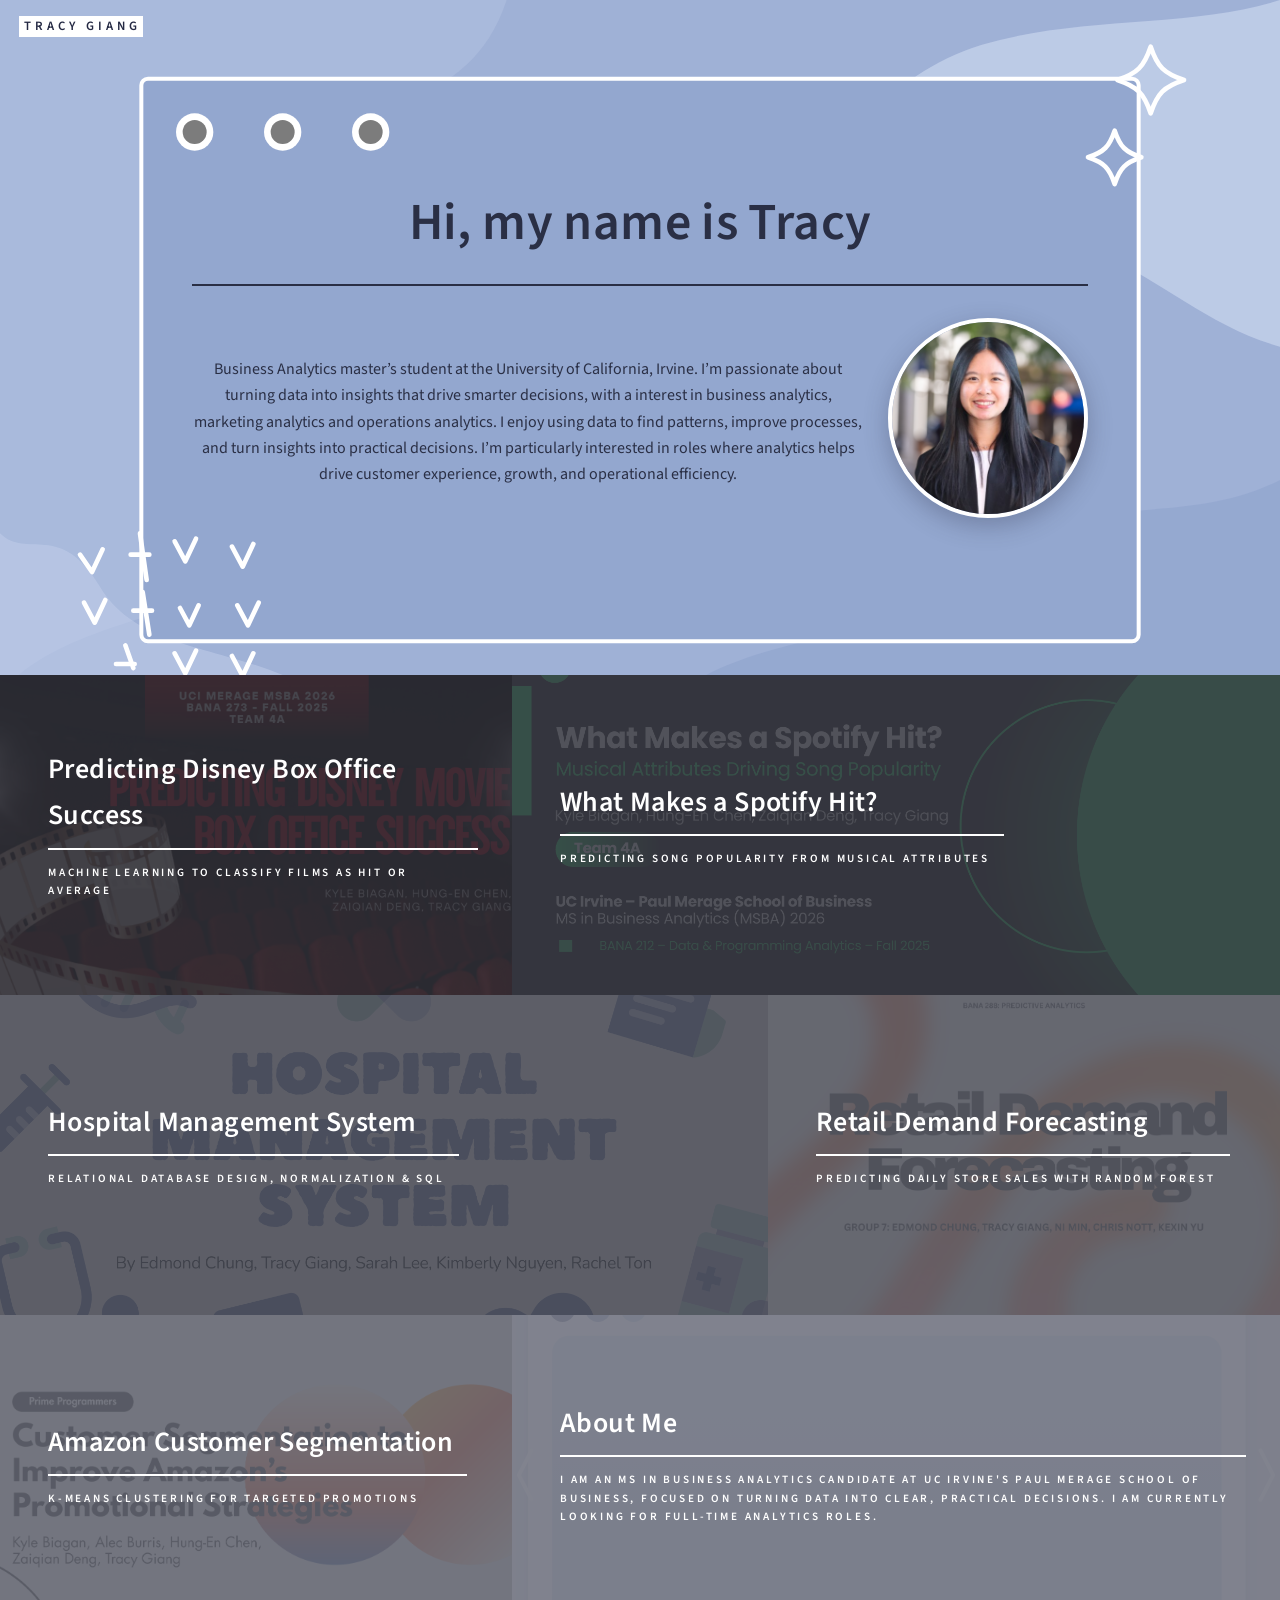
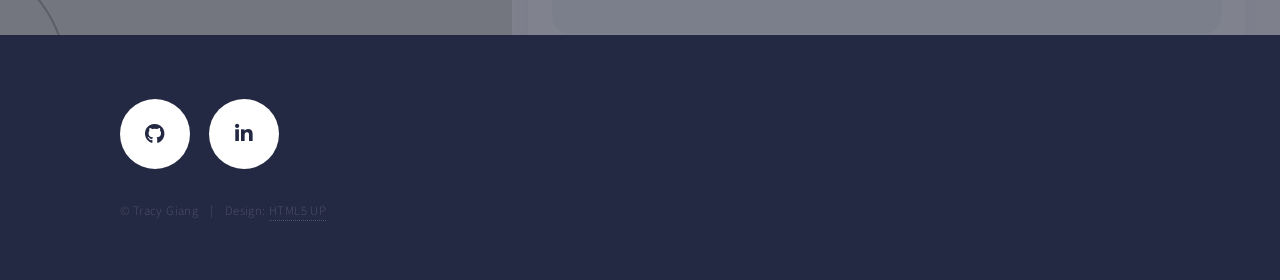
<file: index.html>
<!DOCTYPE HTML>
<!--
	Tracy Giang
	html5up.net | @ajlkn
	Free for personal and commercial use under the CCA 3.0 license (html5up.net/license)
-->
<html>
	<head>
		<title>Tracy Giang</title>
		<meta charset="utf-8" />
		<meta name="viewport" content="width=device-width, initial-scale=1, user-scalable=no" />
		<link rel="stylesheet" href="assets/css/main.css" />
		<noscript><link rel="stylesheet" href="assets/css/noscript.css" /></noscript>
		<style>
			/* Professional grey tile overlays */
			#one.tiles article:nth-child(6n - 5):before { background-color: #2f3037; }
			#one.tiles article:nth-child(6n - 4):before { background-color: #3d3e46; }
			#one.tiles article:nth-child(6n - 3):before { background-color: #4b4d56; }
			#one.tiles article:nth-child(6n - 2):before { background-color: #595b64; }
			#one.tiles article:nth-child(6n - 1):before { background-color: #676974; }
			#one.tiles article:nth-child(6n):before { background-color: #757783; }
			/* About Me tile: keep the grey overlay, just a fitting hover label */
			#one.tiles article.about:hover header:after { content: "View profile \2192"; }
			/* Banner headshot (circular) */
			.headshot { display: inline-block; }
			.headshot img { width: 200px; height: 200px; border-radius: 50%; object-fit: cover; object-position: center 28%; border: 4px solid #ffffff; box-shadow: 0 8px 24px rgba(42,47,69,0.3); }
			/* Project tile hover: darken (keep title readable) + reveal CTA */
			#one.tiles article:before { transition: opacity 0.4s ease, filter 0.4s ease; }
			#one.tiles article:hover:before { opacity: 0.92; filter: brightness(0.5); }
			#one.tiles article header:after {
				content: 'View project \2192';
				display: block;
				margin-top: 0.75em;
				font-size: 0.6em;
				font-weight: 700;
				letter-spacing: 0.25em;
				text-transform: uppercase;
				opacity: 0;
				transform: translateY(8px);
				transition: opacity 0.4s ease, transform 0.4s ease;
			}
			#one.tiles article:hover header:after { opacity: 1; transform: translateY(0); }
				/* Banner intro paragraph: normal body text */
				#banner > .inner .content p { font-size: 1em; font-weight: 400; letter-spacing: 0; text-transform: none; line-height: 1.65; }
				/* Banner background photo + readable dark text */
				#banner { background-image: url("images/banner-bg.svg"); background-size: cover; background-position: center; }
				#banner:after { display: none; }
				#banner .inner, #banner h1, #banner .content, #banner .content p { color: #2a2f45; }
				#banner .inner header > :first-child:after { background-color: #2a2f45; }
				#banner .button.next { color: #2a2f45; box-shadow: inset 0 0 0 2px #2a2f45; }
				#banner .button.next:hover { background-color: #2a2f45; color: #ffffff; }
				/* Center banner content inside the window box */
				#banner > .inner { width: 70%; margin-left: auto; margin-right: auto; text-align: center; }
				#banner > .inner header > :first-child:after { margin-left: auto; margin-right: auto; }
				#banner > .inner .content { -webkit-justify-content: center; -ms-justify-content: center; justify-content: center; }
		</style>
	</head>
	<body class="is-preload">

		<!-- Wrapper -->
			<div id="wrapper">

				<!-- Header -->
					<header id="header" class="alt">
						<a href="index.html" class="logo"><strong>Tracy Giang</strong></a>
					</header>

				<!-- Menu -->
					<nav id="menu">
						<ul class="links">
							<li><a href="index.html">Home</a></li>
							<li><a href="landing.html">Landing</a></li>
							<li><a href="generic.html">Generic</a></li>
							<li><a href="elements.html">Elements</a></li>
						</ul>
						<ul class="actions stacked">
							<li><a href="#" class="button primary fit">Get Started</a></li>
							<li><a href="#" class="button fit">Log In</a></li>
						</ul>
					</nav>

				<!-- Banner -->
					<section id="banner" class="major">
						<div class="inner">
							<header class="major">
								<h1>Hi, my name is Tracy</h1>
							</header>
							<div class="content">
								<p> Business Analytics master’s student at the University of California, Irvine. I’m passionate about turning data into insights that drive smarter decisions, with a interest in business analytics, marketing analytics and operations analytics.

									
I enjoy using data to find patterns, improve processes, and turn insights into practical decisions. I’m particularly interested in roles where analytics helps drive customer experience, growth, and operational efficiency.<br />
								</p>
								<span class="headshot"><img src="images/headshot.png" alt="Tracy Giang" /></span>
							</div>
						</div>
					</section>

				<!-- Main -->
					<div id="main">

						<!-- One -->
							<section id="one" class="tiles">
								<article>
									<span class="image">
										<img src="images/disney-project.png" alt="Predicting Disney Movie Box Office Success" />
									</span>
									<header class="major">
										<h3><a href="landing.html" class="link">Predicting Disney Box Office Success</a></h3>
										<p>Machine learning to classify films as Hit or Average</p>
									</header>
								</article>
								<article>
									<span class="image">
										<img src="images/spotify-title.png" alt="What Makes a Spotify Hit?" />
									</span>
									<header class="major">
										<h3><a href="landing-spotify.html" class="link">What Makes a Spotify Hit?</a></h3>
										<p>Predicting song popularity from musical attributes</p>
									</header>
								</article>
								<article>
									<span class="image">
										<img src="images/hospital-title.png" alt="Hospital Management System" />
									</span>
									<header class="major">
										<h3><a href="landing-hospital.html" class="link">Hospital Management System</a></h3>
										<p>Relational database design, normalization &amp; SQL</p>
									</header>
								</article>
								<article>
									<span class="image">
										<img src="images/retail-title.png" alt="Retail Demand Forecasting" />
									</span>
									<header class="major">
										<h3><a href="landing-retail.html" class="link">Retail Demand Forecasting</a></h3>
										<p>Predicting daily store sales with Random Forest</p>
									</header>
								</article>
								<article>
									<span class="image">
										<img src="images/amazon-title.png" alt="Amazon Customer Segmentation" />
									</span>
									<header class="major">
										<h3><a href="landing-amazon.html" class="link">Amazon Customer Segmentation</a></h3>
										<p>K-Means clustering for targeted promotions</p>
									</header>
								</article>
							<article class="about">
								<span class="image"><img src="images/about-bg.svg" alt="" /></span>
								<header class="major">
									<h3><a href="https://www.linkedin.com/in/tracygiang/" target="_blank" class="link">About Me</a></h3>
									<p>I am an MS in Business Analytics candidate at UC Irvine's Paul Merage School of Business, focused on turning data into clear, practical decisions. I am currently looking for full-time analytics roles.</p>
								</header>
							</article>
							</section>

					</div>

				<!-- Footer -->
					<footer id="footer">
						<div class="inner">
							<ul class="icons">
								<li><a href="https://github.com/tracygiang" target="_blank" class="icon brands alt fa-github"><span class="label">GitHub</span></a></li>
								<li><a href="https://www.linkedin.com/in/tracygiang/" target="_blank" class="icon brands alt fa-linkedin-in"><span class="label">LinkedIn</span></a></li>
							</ul>
							<ul class="copyright">
								<li>&copy; Tracy Giang</li><li>Design: <a href="https://html5up.net">HTML5 UP</a></li>
							</ul>
						</div>
					</footer>

			</div>

		<!-- Scripts -->
			<script src="assets/js/jquery.min.js"></script>
			<script src="assets/js/jquery.scrolly.min.js"></script>
			<script src="assets/js/jquery.scrollex.min.js"></script>
			<script src="assets/js/browser.min.js"></script>
			<script src="assets/js/breakpoints.min.js"></script>
			<script src="assets/js/util.js"></script>
			<script src="assets/js/main.js"></script>

	</body>
</html>
</file>
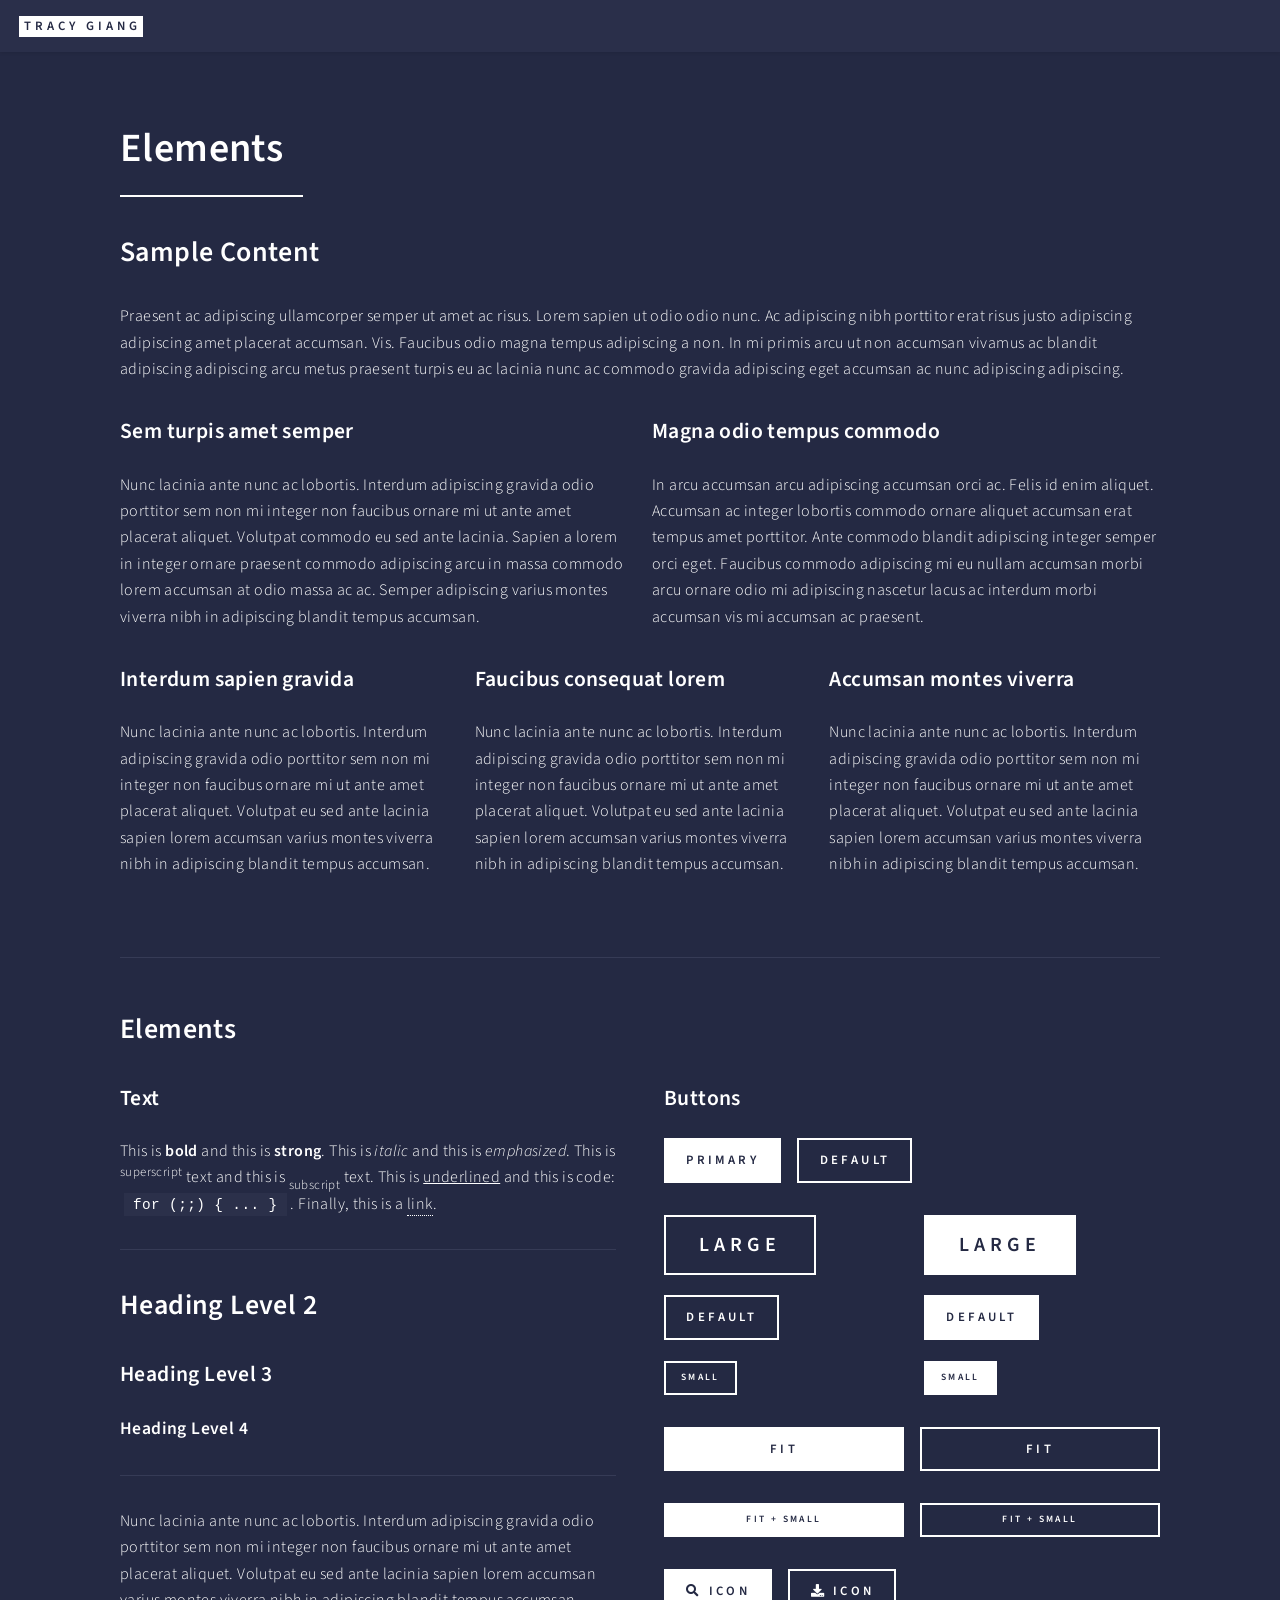
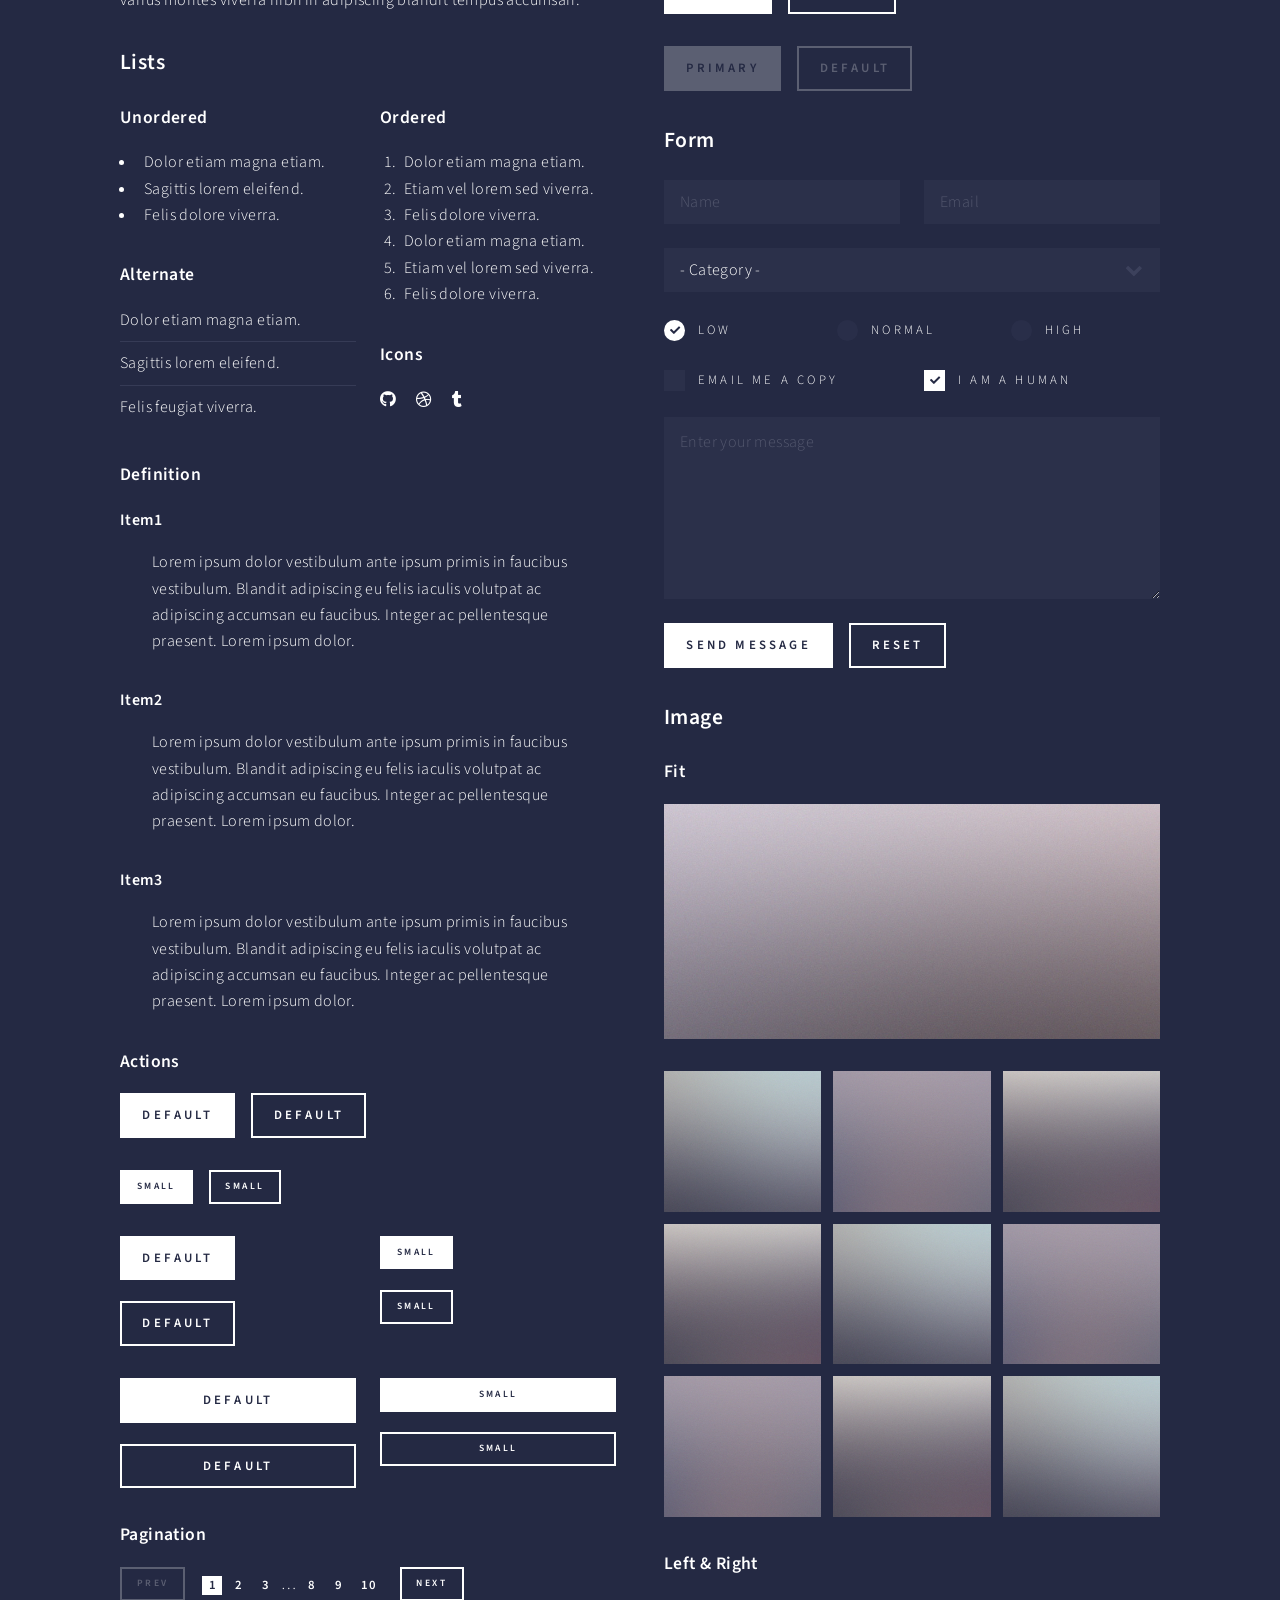
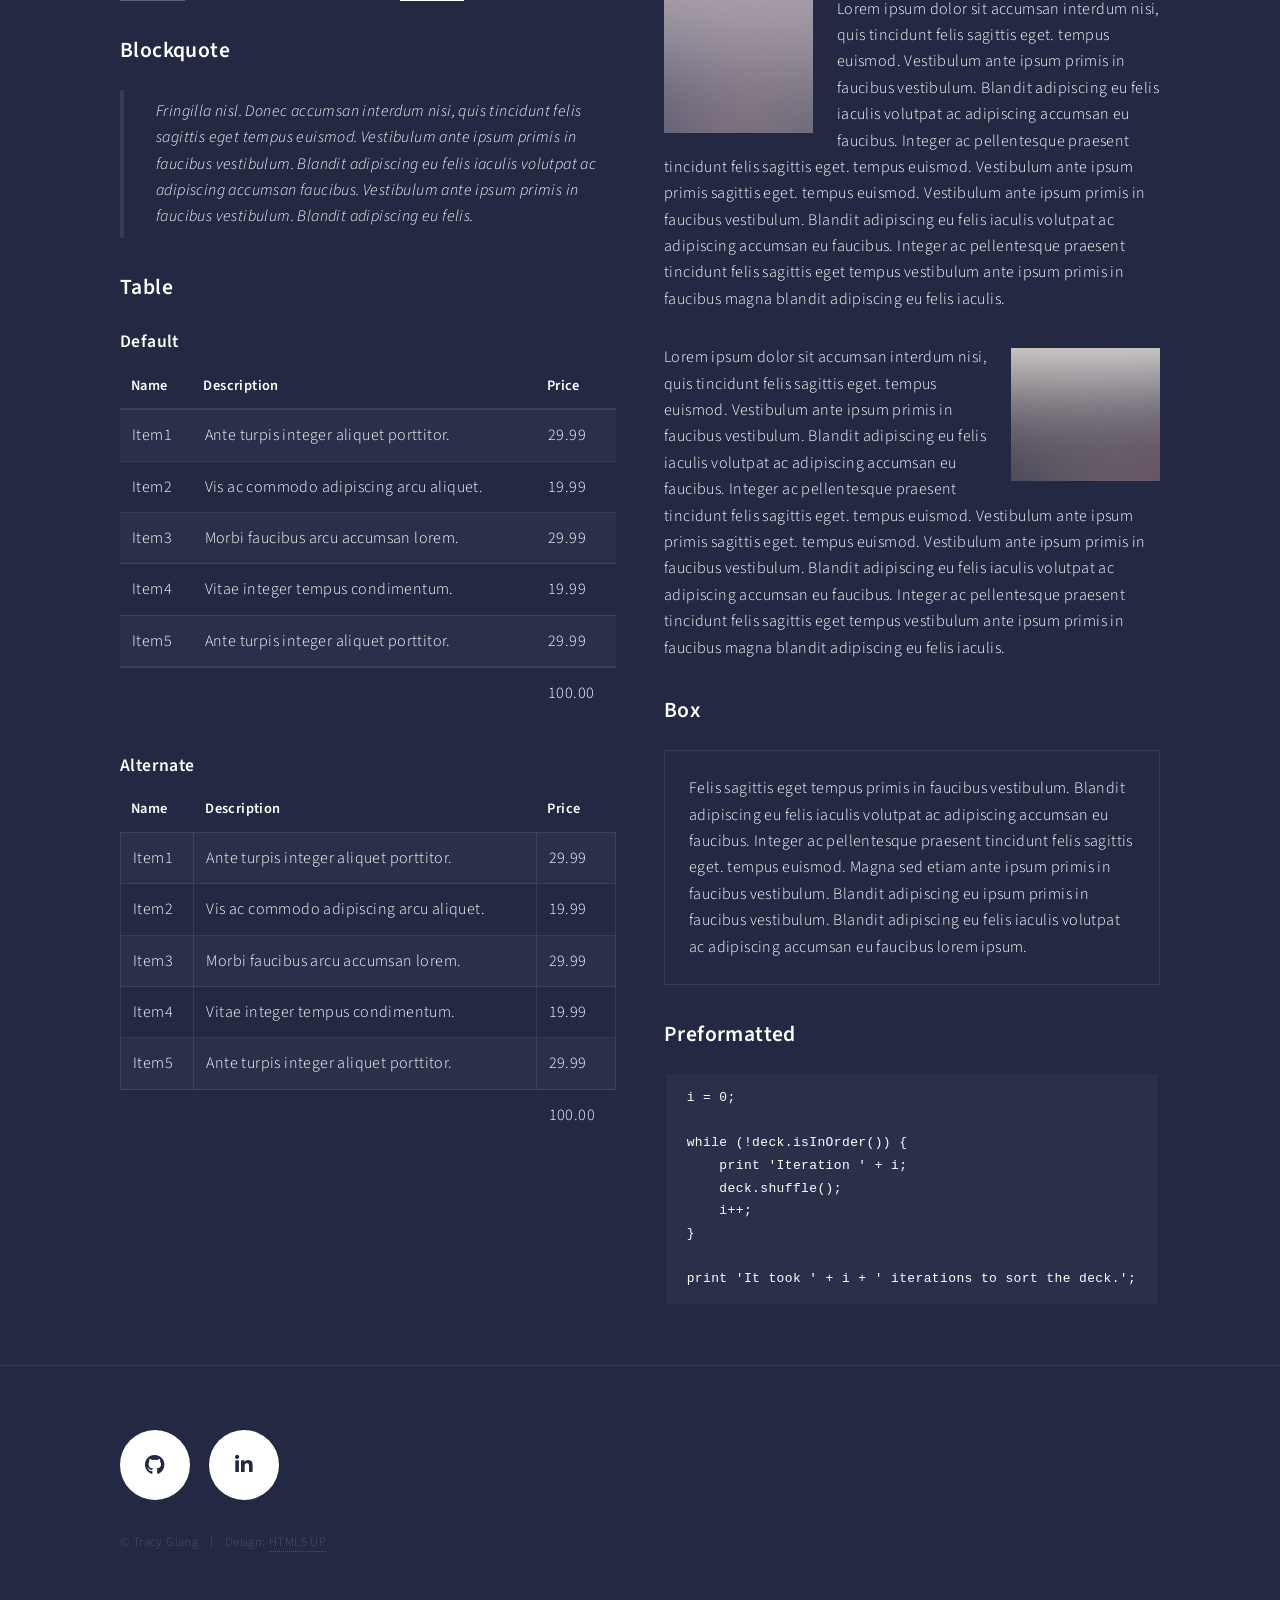
<file: elements.html>
<!DOCTYPE HTML>
<!--
	Forty by HTML5 UP
	html5up.net | @ajlkn
	Free for personal and commercial use under the CCA 3.0 license (html5up.net/license)
-->
<html>
	<head>
		<title>Elements - Forty by HTML5 UP</title>
		<meta charset="utf-8" />
		<meta name="viewport" content="width=device-width, initial-scale=1, user-scalable=no" />
		<link rel="stylesheet" href="assets/css/main.css" />
		<noscript><link rel="stylesheet" href="assets/css/noscript.css" /></noscript>
	</head>
	<body class="is-preload">

		<!-- Wrapper -->
			<div id="wrapper">

				<!-- Header -->
					<header id="header">
						<a href="index.html" class="logo"><strong>Tracy Giang</strong></a>
					</header>

				<!-- Menu -->
					<nav id="menu">
						<ul class="links">
							<li><a href="index.html">Home</a></li>
							<li><a href="landing.html">Landing</a></li>
							<li><a href="generic.html">Generic</a></li>
							<li><a href="elements.html">Elements</a></li>
						</ul>
						<ul class="actions stacked">
							<li><a href="#" class="button primary fit">Get Started</a></li>
							<li><a href="#" class="button fit">Log In</a></li>
						</ul>
					</nav>

				<!-- Main -->
					<div id="main" class="alt">

						<!-- One -->
							<section id="one">
								<div class="inner">
									<header class="major">
										<h1>Elements</h1>
									</header>

									<!-- Content -->
										<h2 id="content">Sample Content</h2>
										<p>Praesent ac adipiscing ullamcorper semper ut amet ac risus. Lorem sapien ut odio odio nunc. Ac adipiscing nibh porttitor erat risus justo adipiscing adipiscing amet placerat accumsan. Vis. Faucibus odio magna tempus adipiscing a non. In mi primis arcu ut non accumsan vivamus ac blandit adipiscing adipiscing arcu metus praesent turpis eu ac lacinia nunc ac commodo gravida adipiscing eget accumsan ac nunc adipiscing adipiscing.</p>
										<div class="row">
											<div class="col-6 col-12-small">
												<h3>Sem turpis amet semper</h3>
												<p>Nunc lacinia ante nunc ac lobortis. Interdum adipiscing gravida odio porttitor sem non mi integer non faucibus ornare mi ut ante amet placerat aliquet. Volutpat commodo eu sed ante lacinia. Sapien a lorem in integer ornare praesent commodo adipiscing arcu in massa commodo lorem accumsan at odio massa ac ac. Semper adipiscing varius montes viverra nibh in adipiscing blandit tempus accumsan.</p>
											</div>
											<div class="col-6 col-12-small">
												<h3>Magna odio tempus commodo</h3>
												<p>In arcu accumsan arcu adipiscing accumsan orci ac. Felis id enim aliquet. Accumsan ac integer lobortis commodo ornare aliquet accumsan erat tempus amet porttitor. Ante commodo blandit adipiscing integer semper orci eget. Faucibus commodo adipiscing mi eu nullam accumsan morbi arcu ornare odio mi adipiscing nascetur lacus ac interdum morbi accumsan vis mi accumsan ac praesent.</p>
											</div>
											<!-- Break -->
											<div class="col-4 col-12-medium">
												<h3>Interdum sapien gravida</h3>
												<p>Nunc lacinia ante nunc ac lobortis. Interdum adipiscing gravida odio porttitor sem non mi integer non faucibus ornare mi ut ante amet placerat aliquet. Volutpat eu sed ante lacinia sapien lorem accumsan varius montes viverra nibh in adipiscing blandit tempus accumsan.</p>
											</div>
											<div class="col-4 col-12-medium">
												<h3>Faucibus consequat lorem</h3>
												<p>Nunc lacinia ante nunc ac lobortis. Interdum adipiscing gravida odio porttitor sem non mi integer non faucibus ornare mi ut ante amet placerat aliquet. Volutpat eu sed ante lacinia sapien lorem accumsan varius montes viverra nibh in adipiscing blandit tempus accumsan.</p>
											</div>
											<div class="col-4 col-12-medium">
												<h3>Accumsan montes viverra</h3>
												<p>Nunc lacinia ante nunc ac lobortis. Interdum adipiscing gravida odio porttitor sem non mi integer non faucibus ornare mi ut ante amet placerat aliquet. Volutpat eu sed ante lacinia sapien lorem accumsan varius montes viverra nibh in adipiscing blandit tempus accumsan.</p>
											</div>
										</div>

									<hr class="major" />

									<!-- Elements -->
										<h2 id="elements">Elements</h2>
										<div class="row gtr-200">
											<div class="col-6 col-12-medium">

												<!-- Text stuff -->
													<h3>Text</h3>
													<p>This is <b>bold</b> and this is <strong>strong</strong>. This is <i>italic</i> and this is <em>emphasized</em>.
													This is <sup>superscript</sup> text and this is <sub>subscript</sub> text.
													This is <u>underlined</u> and this is code: <code>for (;;) { ... }</code>.
													Finally, this is a <a href="#">link</a>.</p>
													<hr />
													<h2>Heading Level 2</h2>
													<h3>Heading Level 3</h3>
													<h4>Heading Level 4</h4>
													<hr />
													<p>Nunc lacinia ante nunc ac lobortis. Interdum adipiscing gravida odio porttitor sem non mi integer non faucibus ornare mi ut ante amet placerat aliquet. Volutpat eu sed ante lacinia sapien lorem accumsan varius montes viverra nibh in adipiscing blandit tempus accumsan.</p>

												<!-- Lists -->
													<h3>Lists</h3>
													<div class="row">
														<div class="col-6 col-12-small">

															<h4>Unordered</h4>
															<ul>
																<li>Dolor etiam magna etiam.</li>
																<li>Sagittis lorem eleifend.</li>
																<li>Felis dolore viverra.</li>
															</ul>

															<h4>Alternate</h4>
															<ul class="alt">
																<li>Dolor etiam magna etiam.</li>
																<li>Sagittis lorem eleifend.</li>
																<li>Felis feugiat viverra.</li>
															</ul>

														</div>
														<div class="col-6 col-12-small">

															<h4>Ordered</h4>
															<ol>
																<li>Dolor etiam magna etiam.</li>
																<li>Etiam vel lorem sed viverra.</li>
																<li>Felis dolore viverra.</li>
																<li>Dolor etiam magna etiam.</li>
																<li>Etiam vel lorem sed viverra.</li>
																<li>Felis dolore viverra.</li>
															</ol>

															<h4>Icons</h4>
															<ul class="icons">
																<li><a href="#" class="icon brands fa-github"><span class="label">Github</span></a></li>
																<li><a href="#" class="icon brands fa-dribbble"><span class="label">Dribbble</span></a></li>
																<li><a href="#" class="icon brands fa-tumblr"><span class="label">Tumblr</span></a></li>
															</ul>
															<ul class="icons">
															</ul>

														</div>
													</div>
													<h4>Definition</h4>
													<dl>
														<dt>Item1</dt>
														<dd>
															<p>Lorem ipsum dolor vestibulum ante ipsum primis in faucibus vestibulum. Blandit adipiscing eu felis iaculis volutpat ac adipiscing accumsan eu faucibus. Integer ac pellentesque praesent. Lorem ipsum dolor.</p>
														</dd>
														<dt>Item2</dt>
														<dd>
															<p>Lorem ipsum dolor vestibulum ante ipsum primis in faucibus vestibulum. Blandit adipiscing eu felis iaculis volutpat ac adipiscing accumsan eu faucibus. Integer ac pellentesque praesent. Lorem ipsum dolor.</p>
														</dd>
														<dt>Item3</dt>
														<dd>
															<p>Lorem ipsum dolor vestibulum ante ipsum primis in faucibus vestibulum. Blandit adipiscing eu felis iaculis volutpat ac adipiscing accumsan eu faucibus. Integer ac pellentesque praesent. Lorem ipsum dolor.</p>
														</dd>
													</dl>

													<h4>Actions</h4>
													<ul class="actions">
														<li><a href="#" class="button primary">Default</a></li>
														<li><a href="#" class="button">Default</a></li>
													</ul>
													<ul class="actions small">
														<li><a href="#" class="button primary small">Small</a></li>
														<li><a href="#" class="button small">Small</a></li>
													</ul>
													<div class="row">
														<div class="col-6 col-12-small">
															<ul class="actions stacked">
																<li><a href="#" class="button primary">Default</a></li>
																<li><a href="#" class="button">Default</a></li>
															</ul>
														</div>
														<div class="col-6 col-12-small">
															<ul class="actions stacked">
																<li><a href="#" class="button primary small">Small</a></li>
																<li><a href="#" class="button small">Small</a></li>
															</ul>
														</div>
														<div class="col-6 col-12-small">
															<ul class="actions stacked">
																<li><a href="#" class="button primary fit">Default</a></li>
																<li><a href="#" class="button fit">Default</a></li>
															</ul>
														</div>
														<div class="col-6 col-12-small">
															<ul class="actions stacked">
																<li><a href="#" class="button primary small fit">Small</a></li>
																<li><a href="#" class="button small fit">Small</a></li>
															</ul>
														</div>
													</div>

													<h4>Pagination</h4>
													<ul class="pagination">
														<li><span class="button small disabled">Prev</span></li>
														<li><a href="#" class="page active">1</a></li>
														<li><a href="#" class="page">2</a></li>
														<li><a href="#" class="page">3</a></li>
														<li><span>&hellip;</span></li>
														<li><a href="#" class="page">8</a></li>
														<li><a href="#" class="page">9</a></li>
														<li><a href="#" class="page">10</a></li>
														<li><a href="#" class="button small">Next</a></li>
													</ul>

												<!-- Blockquote -->
													<h3>Blockquote</h3>
													<blockquote>Fringilla nisl. Donec accumsan interdum nisi, quis tincidunt felis sagittis eget tempus euismod. Vestibulum ante ipsum primis in faucibus vestibulum. Blandit adipiscing eu felis iaculis volutpat ac adipiscing accumsan faucibus. Vestibulum ante ipsum primis in faucibus vestibulum. Blandit adipiscing eu felis.</blockquote>

												<!-- Table -->
													<h3>Table</h3>

													<h4>Default</h4>
													<div class="table-wrapper">
														<table>
															<thead>
																<tr>
																	<th>Name</th>
																	<th>Description</th>
																	<th>Price</th>
																</tr>
															</thead>
															<tbody>
																<tr>
																	<td>Item1</td>
																	<td>Ante turpis integer aliquet porttitor.</td>
																	<td>29.99</td>
																</tr>
																<tr>
																	<td>Item2</td>
																	<td>Vis ac commodo adipiscing arcu aliquet.</td>
																	<td>19.99</td>
																</tr>
																<tr>
																	<td>Item3</td>
																	<td> Morbi faucibus arcu accumsan lorem.</td>
																	<td>29.99</td>
																</tr>
																<tr>
																	<td>Item4</td>
																	<td>Vitae integer tempus condimentum.</td>
																	<td>19.99</td>
																</tr>
																<tr>
																	<td>Item5</td>
																	<td>Ante turpis integer aliquet porttitor.</td>
																	<td>29.99</td>
																</tr>
															</tbody>
															<tfoot>
																<tr>
																	<td colspan="2"></td>
																	<td>100.00</td>
																</tr>
															</tfoot>
														</table>
													</div>

													<h4>Alternate</h4>
													<div class="table-wrapper">
														<table class="alt">
															<thead>
																<tr>
																	<th>Name</th>
																	<th>Description</th>
																	<th>Price</th>
																</tr>
															</thead>
															<tbody>
																<tr>
																	<td>Item1</td>
																	<td>Ante turpis integer aliquet porttitor.</td>
																	<td>29.99</td>
																</tr>
																<tr>
																	<td>Item2</td>
																	<td>Vis ac commodo adipiscing arcu aliquet.</td>
																	<td>19.99</td>
																</tr>
																<tr>
																	<td>Item3</td>
																	<td> Morbi faucibus arcu accumsan lorem.</td>
																	<td>29.99</td>
																</tr>
																<tr>
																	<td>Item4</td>
																	<td>Vitae integer tempus condimentum.</td>
																	<td>19.99</td>
																</tr>
																<tr>
																	<td>Item5</td>
																	<td>Ante turpis integer aliquet porttitor.</td>
																	<td>29.99</td>
																</tr>
															</tbody>
															<tfoot>
																<tr>
																	<td colspan="2"></td>
																	<td>100.00</td>
																</tr>
															</tfoot>
														</table>
													</div>

											</div>
											<div class="col-6 col-12-medium">

												<!-- Buttons -->
													<h3>Buttons</h3>
													<ul class="actions">
														<li><a href="#" class="button primary">Primary</a></li>
														<li><a href="#" class="button">Default</a></li>
													</ul>
													<div class="row">
														<div class="col-6 col-12-xsmall">
															<ul class="actions stacked">
																<li><a href="#" class="button large">Large</a></li>
																<li><a href="#" class="button">Default</a></li>
																<li><a href="#" class="button small">Small</a></li>
															</ul>
														</div>
														<div class="col-6 col-12-xsmall">
															<ul class="actions stacked">
																<li><a href="#" class="button primary large">Large</a></li>
																<li><a href="#" class="button primary">Default</a></li>
																<li><a href="#" class="button primary small">Small</a></li>
															</ul>
														</div>
													</div>
													<ul class="actions fit">
														<li><a href="#" class="button primary fit">Fit</a></li>
														<li><a href="#" class="button fit">Fit</a></li>
													</ul>
													<ul class="actions fit small">
														<li><a href="#" class="button primary fit small">Fit + Small</a></li>
														<li><a href="#" class="button fit small">Fit + Small</a></li>
													</ul>
													<ul class="actions">
														<li><a href="#" class="button primary icon solid fa-search">Icon</a></li>
														<li><a href="#" class="button icon solid fa-download">Icon</a></li>
													</ul>
													<ul class="actions">
														<li><span class="button primary disabled">Primary</span></li>
														<li><span class="button disabled">Default</span></li>
													</ul>

												<!-- Form -->
													<h3>Form</h3>

													<form method="post" action="#">
														<div class="row gtr-uniform">
															<div class="col-6 col-12-xsmall">
																<input type="text" name="demo-name" id="demo-name" value="" placeholder="Name" />
															</div>
															<div class="col-6 col-12-xsmall">
																<input type="email" name="demo-email" id="demo-email" value="" placeholder="Email" />
															</div>
															<!-- Break -->
															<div class="col-12">
																<select name="demo-category" id="demo-category">
																	<option value="">- Category -</option>
																	<option value="1">Manufacturing</option>
																	<option value="1">Shipping</option>
																	<option value="1">Administration</option>
																	<option value="1">Human Resources</option>
																</select>
															</div>
															<!-- Break -->
															<div class="col-4 col-12-small">
																<input type="radio" id="demo-priority-low" name="demo-priority" checked>
																<label for="demo-priority-low">Low</label>
															</div>
															<div class="col-4 col-12-small">
																<input type="radio" id="demo-priority-normal" name="demo-priority">
																<label for="demo-priority-normal">Normal</label>
															</div>
															<div class="col-4 col-12-small">
																<input type="radio" id="demo-priority-high" name="demo-priority">
																<label for="demo-priority-high">High</label>
															</div>
															<!-- Break -->
															<div class="col-6 col-12-small">
																<input type="checkbox" id="demo-copy" name="demo-copy">
																<label for="demo-copy">Email me a copy</label>
															</div>
															<div class="col-6 col-12-small">
																<input type="checkbox" id="demo-human" name="demo-human" checked>
																<label for="demo-human">I am a human</label>
															</div>
															<!-- Break -->
															<div class="col-12">
																<textarea name="demo-message" id="demo-message" placeholder="Enter your message" rows="6"></textarea>
															</div>
															<!-- Break -->
															<div class="col-12">
																<ul class="actions">
																	<li><input type="submit" value="Send Message" class="primary" /></li>
																	<li><input type="reset" value="Reset" /></li>
																</ul>
															</div>
														</div>
													</form>

												<!-- Image -->
													<h3>Image</h3>

													<h4>Fit</h4>
													<span class="image fit"><img src="images/pic03.jpg" alt="" /></span>
													<div class="box alt">
														<div class="row gtr-50 gtr-uniform">
															<div class="col-4"><span class="image fit"><img src="images/pic08.jpg" alt="" /></span></div>
															<div class="col-4"><span class="image fit"><img src="images/pic09.jpg" alt="" /></span></div>
															<div class="col-4"><span class="image fit"><img src="images/pic10.jpg" alt="" /></span></div>
															<!-- Break -->
															<div class="col-4"><span class="image fit"><img src="images/pic10.jpg" alt="" /></span></div>
															<div class="col-4"><span class="image fit"><img src="images/pic08.jpg" alt="" /></span></div>
															<div class="col-4"><span class="image fit"><img src="images/pic09.jpg" alt="" /></span></div>
															<!-- Break -->
															<div class="col-4"><span class="image fit"><img src="images/pic09.jpg" alt="" /></span></div>
															<div class="col-4"><span class="image fit"><img src="images/pic10.jpg" alt="" /></span></div>
															<div class="col-4"><span class="image fit"><img src="images/pic08.jpg" alt="" /></span></div>
														</div>
													</div>

													<h4>Left &amp; Right</h4>
													<p><span class="image left"><img src="images/pic09.jpg" alt="" /></span>Lorem ipsum dolor sit accumsan interdum nisi, quis tincidunt felis sagittis eget. tempus euismod. Vestibulum ante ipsum primis in faucibus vestibulum. Blandit adipiscing eu felis iaculis volutpat ac adipiscing accumsan eu faucibus. Integer ac pellentesque praesent tincidunt felis sagittis eget. tempus euismod. Vestibulum ante ipsum primis sagittis eget. tempus euismod. Vestibulum ante ipsum primis in faucibus vestibulum. Blandit adipiscing eu felis iaculis volutpat ac adipiscing accumsan eu faucibus. Integer ac pellentesque praesent tincidunt felis sagittis eget tempus vestibulum ante ipsum primis in faucibus magna blandit adipiscing eu felis iaculis.</p>
													<p><span class="image right"><img src="images/pic10.jpg" alt="" /></span>Lorem ipsum dolor sit accumsan interdum nisi, quis tincidunt felis sagittis eget. tempus euismod. Vestibulum ante ipsum primis in faucibus vestibulum. Blandit adipiscing eu felis iaculis volutpat ac adipiscing accumsan eu faucibus. Integer ac pellentesque praesent tincidunt felis sagittis eget. tempus euismod. Vestibulum ante ipsum primis sagittis eget. tempus euismod. Vestibulum ante ipsum primis in faucibus vestibulum. Blandit adipiscing eu felis iaculis volutpat ac adipiscing accumsan eu faucibus. Integer ac pellentesque praesent tincidunt felis sagittis eget tempus vestibulum ante ipsum primis in faucibus magna blandit adipiscing eu felis iaculis.</p>

												<!-- Box -->
													<h3>Box</h3>
													<div class="box">
														<p>Felis sagittis eget tempus primis in faucibus vestibulum. Blandit adipiscing eu felis iaculis volutpat ac adipiscing accumsan eu faucibus. Integer ac pellentesque praesent tincidunt felis sagittis eget. tempus euismod. Magna sed etiam ante ipsum primis in faucibus vestibulum. Blandit adipiscing eu ipsum primis in faucibus vestibulum. Blandit adipiscing eu felis iaculis volutpat ac adipiscing accumsan eu faucibus lorem ipsum.</p>
													</div>

												<!-- Preformatted Code -->
													<h3>Preformatted</h3>
													<pre><code>i = 0;

while (!deck.isInOrder()) {
    print 'Iteration ' + i;
    deck.shuffle();
    i++;
}

print 'It took ' + i + ' iterations to sort the deck.';
</code></pre>

											</div>
										</div>

								</div>
							</section>

					</div>

				<!-- Footer -->
					<footer id="footer">
						<div class="inner">
							<ul class="icons">
								<li><a href="https://github.com/tracygiang" target="_blank" class="icon brands alt fa-github"><span class="label">GitHub</span></a></li>
								<li><a href="https://www.linkedin.com/in/tracygiang/" target="_blank" class="icon brands alt fa-linkedin-in"><span class="label">LinkedIn</span></a></li>
							</ul>
							<ul class="copyright">
								<li>&copy; Tracy Giang</li><li>Design: <a href="https://html5up.net">HTML5 UP</a></li>
							</ul>
						</div>
					</footer>

			</div>

		<!-- Scripts -->
			<script src="assets/js/jquery.min.js"></script>
			<script src="assets/js/jquery.scrolly.min.js"></script>
			<script src="assets/js/jquery.scrollex.min.js"></script>
			<script src="assets/js/browser.min.js"></script>
			<script src="assets/js/breakpoints.min.js"></script>
			<script src="assets/js/util.js"></script>
			<script src="assets/js/main.js"></script>

	</body>
</html>
</file>
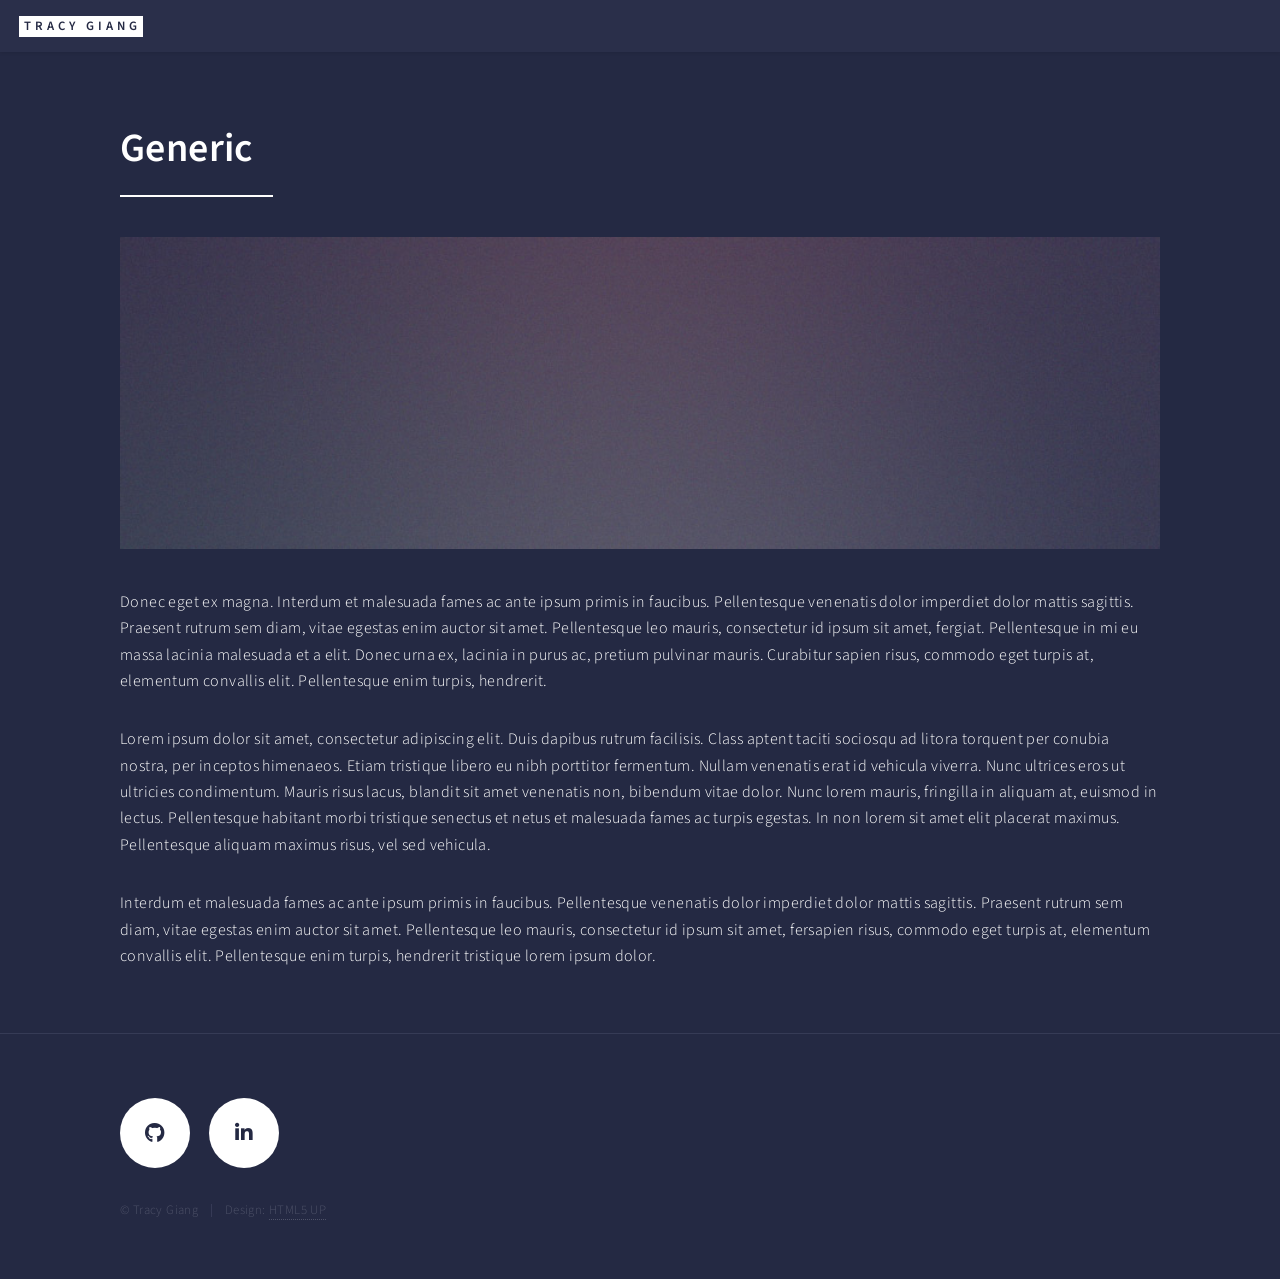
<file: generic.html>
<!DOCTYPE HTML>
<!--
	Forty by HTML5 UP
	html5up.net | @ajlkn
	Free for personal and commercial use under the CCA 3.0 license (html5up.net/license)
-->
<html>
	<head>
		<title>Generic - Forty by HTML5 UP</title>
		<meta charset="utf-8" />
		<meta name="viewport" content="width=device-width, initial-scale=1, user-scalable=no" />
		<link rel="stylesheet" href="assets/css/main.css" />
		<noscript><link rel="stylesheet" href="assets/css/noscript.css" /></noscript>
	</head>
	<body class="is-preload">

		<!-- Wrapper -->
			<div id="wrapper">

				<!-- Header -->
					<header id="header">
						<a href="index.html" class="logo"><strong>Tracy Giang</strong></a>
					</header>

				<!-- Menu -->
					<nav id="menu">
						<ul class="links">
							<li><a href="index.html">Home</a></li>
							<li><a href="landing.html">Landing</a></li>
							<li><a href="generic.html">Generic</a></li>
							<li><a href="elements.html">Elements</a></li>
						</ul>
						<ul class="actions stacked">
							<li><a href="#" class="button primary fit">Get Started</a></li>
							<li><a href="#" class="button fit">Log In</a></li>
						</ul>
					</nav>

				<!-- Main -->
					<div id="main" class="alt">

						<!-- One -->
							<section id="one">
								<div class="inner">
									<header class="major">
										<h1>Generic</h1>
									</header>
									<span class="image main"><img src="images/pic11.jpg" alt="" /></span>
									<p>Donec eget ex magna. Interdum et malesuada fames ac ante ipsum primis in faucibus. Pellentesque venenatis dolor imperdiet dolor mattis sagittis. Praesent rutrum sem diam, vitae egestas enim auctor sit amet. Pellentesque leo mauris, consectetur id ipsum sit amet, fergiat. Pellentesque in mi eu massa lacinia malesuada et a elit. Donec urna ex, lacinia in purus ac, pretium pulvinar mauris. Curabitur sapien risus, commodo eget turpis at, elementum convallis elit. Pellentesque enim turpis, hendrerit.</p>
									<p>Lorem ipsum dolor sit amet, consectetur adipiscing elit. Duis dapibus rutrum facilisis. Class aptent taciti sociosqu ad litora torquent per conubia nostra, per inceptos himenaeos. Etiam tristique libero eu nibh porttitor fermentum. Nullam venenatis erat id vehicula viverra. Nunc ultrices eros ut ultricies condimentum. Mauris risus lacus, blandit sit amet venenatis non, bibendum vitae dolor. Nunc lorem mauris, fringilla in aliquam at, euismod in lectus. Pellentesque habitant morbi tristique senectus et netus et malesuada fames ac turpis egestas. In non lorem sit amet elit placerat maximus. Pellentesque aliquam maximus risus, vel sed vehicula.</p>
									<p>Interdum et malesuada fames ac ante ipsum primis in faucibus. Pellentesque venenatis dolor imperdiet dolor mattis sagittis. Praesent rutrum sem diam, vitae egestas enim auctor sit amet. Pellentesque leo mauris, consectetur id ipsum sit amet, fersapien risus, commodo eget turpis at, elementum convallis elit. Pellentesque enim turpis, hendrerit tristique lorem ipsum dolor.</p>
								</div>
							</section>

					</div>

				<!-- Footer -->
					<footer id="footer">
						<div class="inner">
							<ul class="icons">
								<li><a href="https://github.com/tracygiang" target="_blank" class="icon brands alt fa-github"><span class="label">GitHub</span></a></li>
								<li><a href="https://www.linkedin.com/in/tracygiang/" target="_blank" class="icon brands alt fa-linkedin-in"><span class="label">LinkedIn</span></a></li>
							</ul>
							<ul class="copyright">
								<li>&copy; Tracy Giang</li><li>Design: <a href="https://html5up.net">HTML5 UP</a></li>
							</ul>
						</div>
					</footer>

			</div>

		<!-- Scripts -->
			<script src="assets/js/jquery.min.js"></script>
			<script src="assets/js/jquery.scrolly.min.js"></script>
			<script src="assets/js/jquery.scrollex.min.js"></script>
			<script src="assets/js/browser.min.js"></script>
			<script src="assets/js/breakpoints.min.js"></script>
			<script src="assets/js/util.js"></script>
			<script src="assets/js/main.js"></script>

	</body>
</html>
</file>
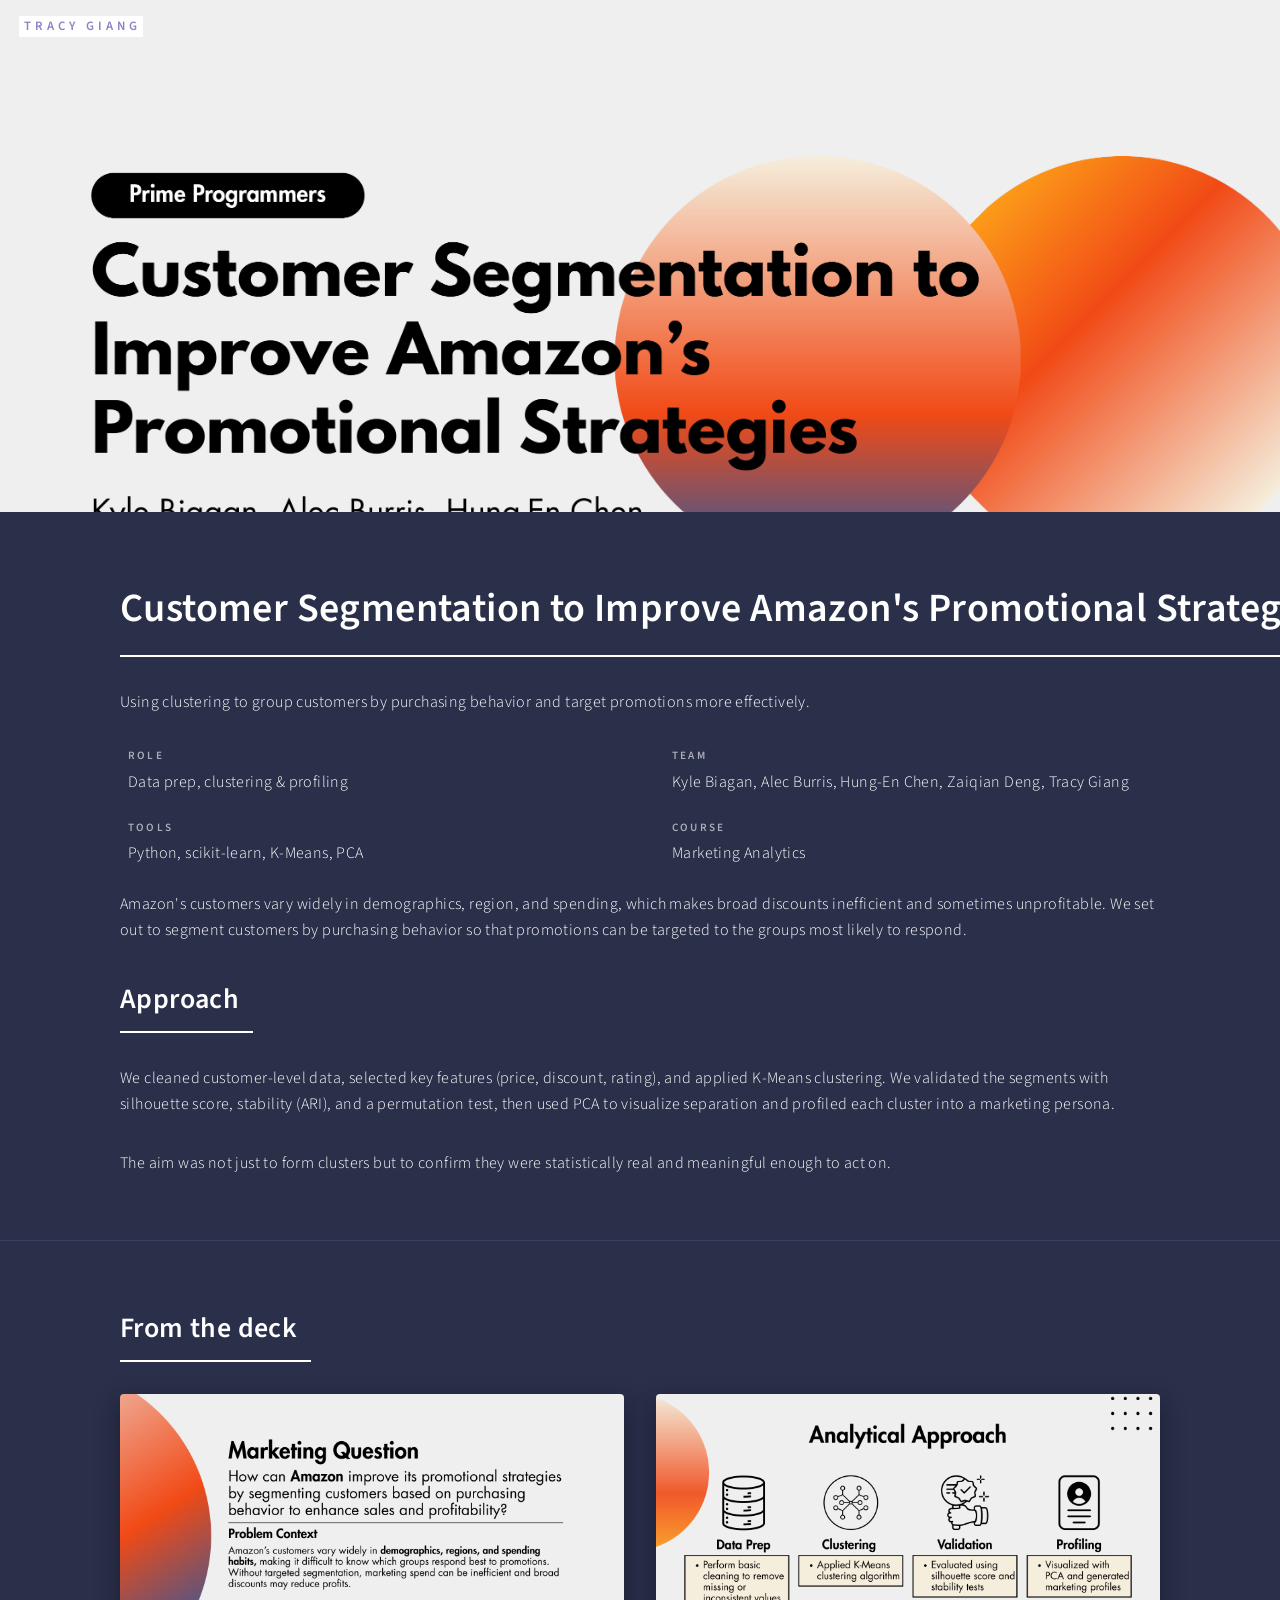
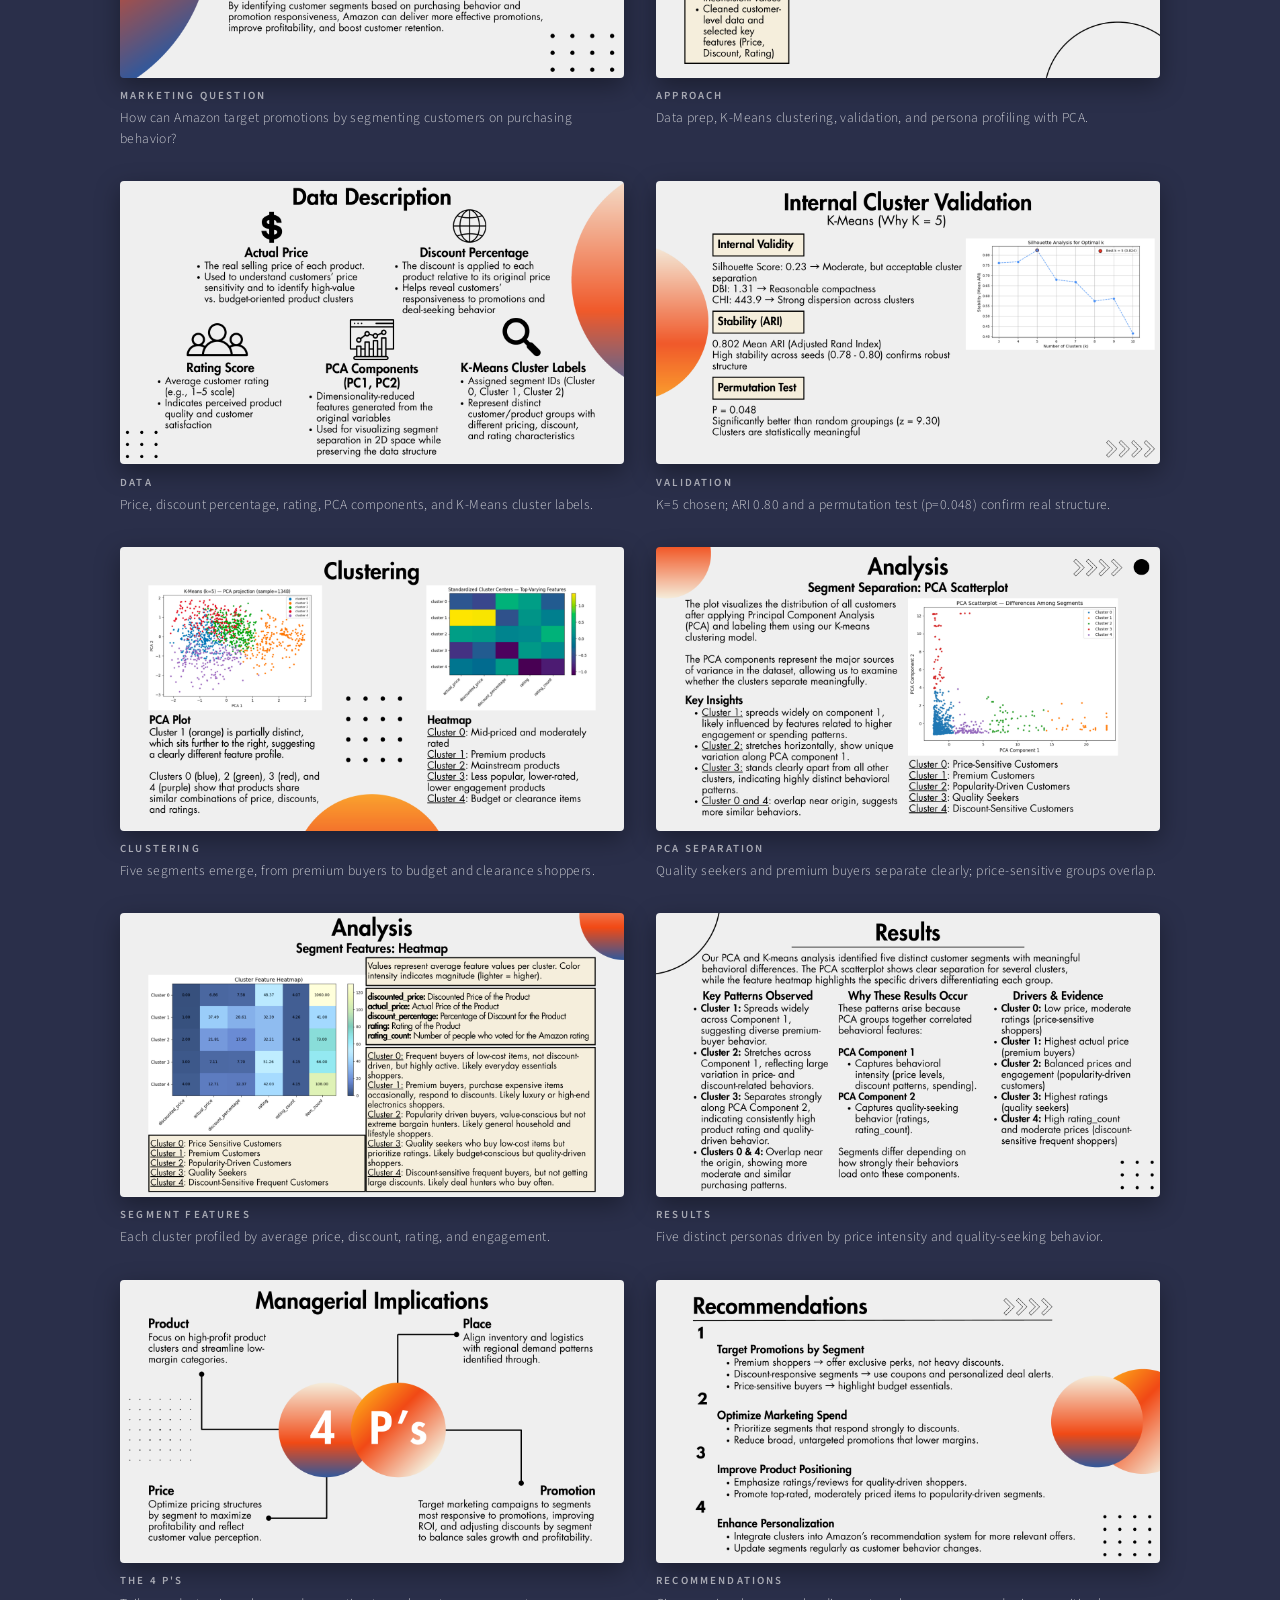
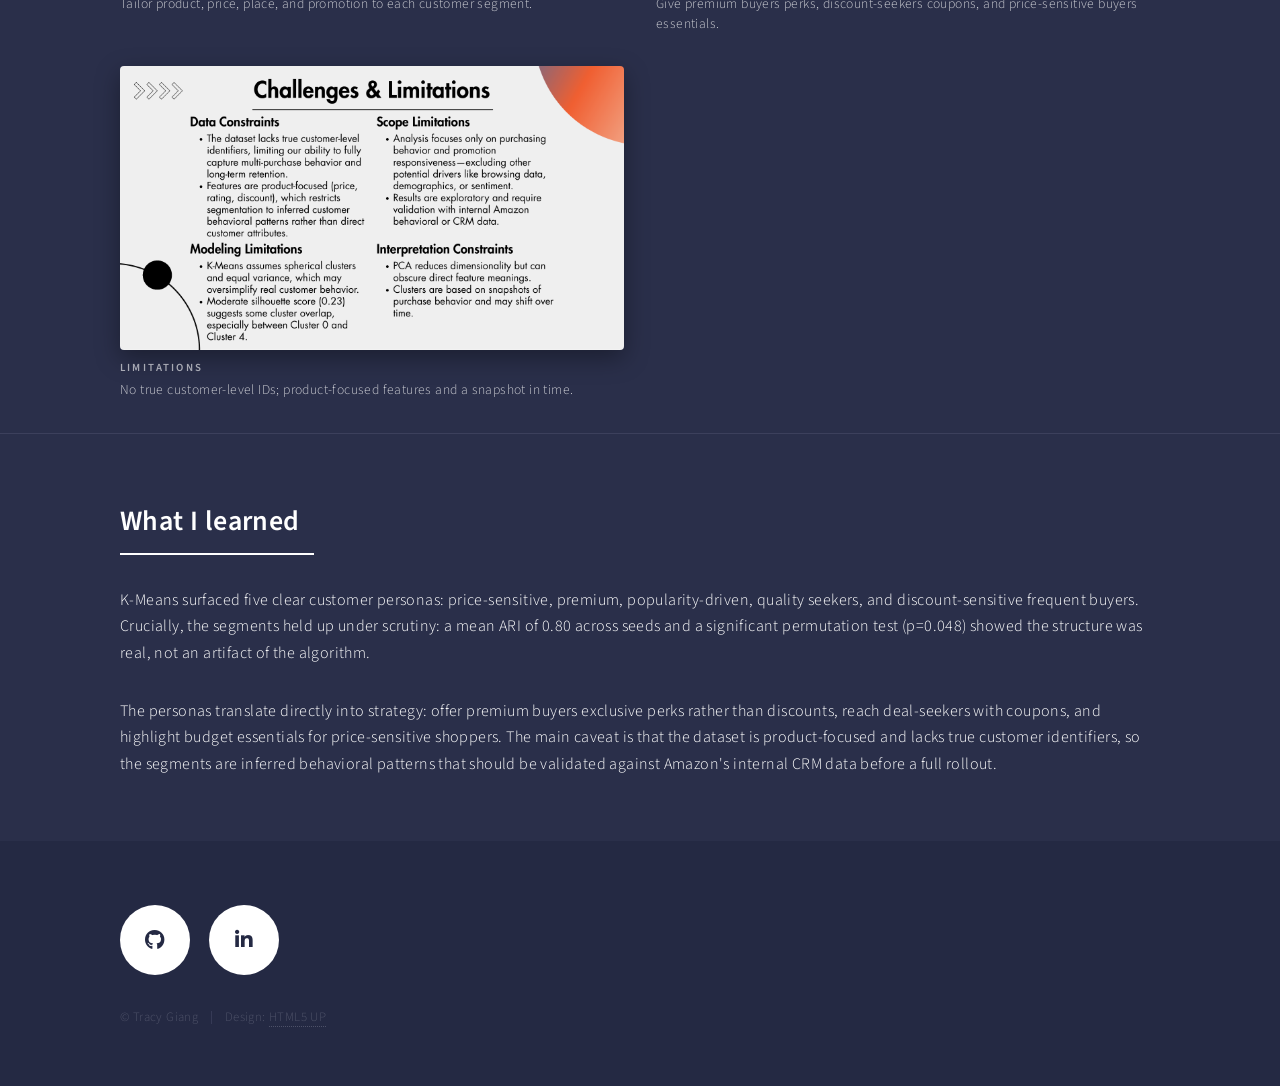
<file: landing-amazon.html>
<!DOCTYPE HTML>
<!--
	Forty by HTML5 UP
	html5up.net | @ajlkn
	Free for personal and commercial use under the CCA 3.0 license (html5up.net/license)
-->
<html>
	<head>
		<title>Amazon Customer Segmentation</title>
		<meta charset="utf-8" />
		<meta name="viewport" content="width=device-width, initial-scale=1, user-scalable=no" />
		<link rel="stylesheet" href="assets/css/main.css" />
		<noscript><link rel="stylesheet" href="assets/css/noscript.css" /></noscript>
		<style>
			#banner:after { display: none; }
			.project-meta { list-style: none; padding: 0; margin: 0 0 1.5em 0; display: grid; grid-template-columns: 1fr 1fr; gap: 1.5em 3em; }
			.project-meta li { margin: 0; }
			@media (max-width: 736px) { .project-meta { grid-template-columns: 1fr; } }
			.project-meta strong { display: block; font-size: 0.7em; letter-spacing: 0.2em; text-transform: uppercase; opacity: 0.6; margin-bottom: 0.25em; }
			.project-gallery { display: grid; grid-template-columns: repeat(2, 1fr); gap: 2em; }
			.project-gallery figure { margin: 0; }
			.project-gallery img { width: 100%; height: auto; display: block; border-radius: 4px; box-shadow: 0 8px 24px rgba(0,0,0,0.35); }
			.project-gallery figcaption { margin-top: 0.75em; font-size: 0.85em; line-height: 1.5; opacity: 0.75; }
			.project-gallery figcaption strong { display: block; font-size: 0.8em; letter-spacing: 0.2em; text-transform: uppercase; opacity: 0.8; margin-bottom: 0.35em; }
			@media (max-width: 736px) { .project-gallery { grid-template-columns: 1fr; gap: 1.5em; } }
		</style>
	</head>
	<body class="is-preload">

		<!-- Wrapper -->
			<div id="wrapper">

				<!-- Header -->
					<header id="header" class="alt style2">
						<a href="index.html" class="logo"><strong>Tracy Giang</strong></a>
					</header>

				<!-- Menu -->
					<nav id="menu">
						<ul class="links">
							<li><a href="index.html">Home</a></li>
							<li><a href="landing.html">Landing</a></li>
							<li><a href="generic.html">Generic</a></li>
							<li><a href="elements.html">Elements</a></li>
						</ul>
						<ul class="actions stacked">
							<li><a href="#" class="button primary fit">Get Started</a></li>
							<li><a href="#" class="button fit">Log In</a></li>
						</ul>
					</nav>

				<!-- Banner -->
					<section id="banner" class="style2">
						<div class="inner">
							<span class="image">
								<img src="images/amazon-title.png" alt="Customer Segmentation to Improve Amazon's Promotional Strategies" />
							</span>
						</div>
					</section>

				<!-- Main -->
					<div id="main">

						<!-- One -->
							<section id="one">
								<div class="inner">
									<header class="major">
										<h1>Customer Segmentation to Improve Amazon's Promotional Strategies</h1>
									</header>
									<p>Using clustering to group customers by purchasing behavior and target promotions more effectively.</p>
									<ul class="project-meta">
										<li><strong>Role</strong> Data prep, clustering &amp; profiling</li>
										<li><strong>Team</strong> Kyle Biagan, Alec Burris, Hung-En Chen, Zaiqian Deng, Tracy Giang</li>
										<li><strong>Tools</strong> Python, scikit-learn, K-Means, PCA</li>
										<li><strong>Course</strong> Marketing Analytics</li>
									</ul>
									<p>Amazon's customers vary widely in demographics, region, and spending, which makes broad discounts inefficient and sometimes unprofitable. We set out to segment customers by purchasing behavior so that promotions can be targeted to the groups most likely to respond.</p>

									<header class="major">
										<h2>Approach</h2>
									</header>
									<p>We cleaned customer-level data, selected key features (price, discount, rating), and applied K-Means clustering. We validated the segments with silhouette score, stability (ARI), and a permutation test, then used PCA to visualize separation and profiled each cluster into a marketing persona.</p>
									<p>The aim was not just to form clusters but to confirm they were statistically real and meaningful enough to act on.</p>
								</div>
							</section>

						<!-- Two -->
							<section id="two">
								<div class="inner">
									<header class="major">
										<h2>From the deck</h2>
									</header>
									<div class="project-gallery">
										<figure>
											<img src="images/amazon-marketing-question.png" alt="Marketing question slide" />
											<figcaption><strong>Marketing Question</strong>How can Amazon target promotions by segmenting customers on purchasing behavior?</figcaption>
										</figure>
										<figure>
											<img src="images/amazon-approach.png" alt="Analytical approach slide" />
											<figcaption><strong>Approach</strong>Data prep, K-Means clustering, validation, and persona profiling with PCA.</figcaption>
										</figure>
										<figure>
											<img src="images/amazon-data-description.png" alt="Data description slide" />
											<figcaption><strong>Data</strong>Price, discount percentage, rating, PCA components, and K-Means cluster labels.</figcaption>
										</figure>
										<figure>
											<img src="images/amazon-cluster-validation.png" alt="Internal cluster validation slide" />
											<figcaption><strong>Validation</strong>K=5 chosen; ARI 0.80 and a permutation test (p=0.048) confirm real structure.</figcaption>
										</figure>
										<figure>
											<img src="images/amazon-clustering.png" alt="Clustering slide" />
											<figcaption><strong>Clustering</strong>Five segments emerge, from premium buyers to budget and clearance shoppers.</figcaption>
										</figure>
										<figure>
											<img src="images/amazon-pca-scatterplot.png" alt="PCA scatterplot slide" />
											<figcaption><strong>PCA Separation</strong>Quality seekers and premium buyers separate clearly; price-sensitive groups overlap.</figcaption>
										</figure>
										<figure>
											<img src="images/amazon-heatmap.png" alt="Segment features heatmap slide" />
											<figcaption><strong>Segment Features</strong>Each cluster profiled by average price, discount, rating, and engagement.</figcaption>
										</figure>
										<figure>
											<img src="images/amazon-results.png" alt="Results slide" />
											<figcaption><strong>Results</strong>Five distinct personas driven by price intensity and quality-seeking behavior.</figcaption>
										</figure>
										<figure>
											<img src="images/amazon-implications.png" alt="Managerial implications slide" />
											<figcaption><strong>The 4 P's</strong>Tailor product, price, place, and promotion to each customer segment.</figcaption>
										</figure>
										<figure>
											<img src="images/amazon-recommendations.png" alt="Recommendations slide" />
											<figcaption><strong>Recommendations</strong>Give premium buyers perks, discount-seekers coupons, and price-sensitive buyers essentials.</figcaption>
										</figure>
										<figure>
											<img src="images/amazon-limitations.png" alt="Challenges and limitations slide" />
											<figcaption><strong>Limitations</strong>No true customer-level IDs; product-focused features and a snapshot in time.</figcaption>
										</figure>
									</div>
								</div>
							</section>

						<!-- Three -->
							<section id="three">
								<div class="inner">
									<header class="major">
										<h2>What I learned</h2>
									</header>
									<p>K-Means surfaced five clear customer personas: price-sensitive, premium, popularity-driven, quality seekers, and discount-sensitive frequent buyers. Crucially, the segments held up under scrutiny: a mean ARI of 0.80 across seeds and a significant permutation test (p=0.048) showed the structure was real, not an artifact of the algorithm.</p>
									<p>The personas translate directly into strategy: offer premium buyers exclusive perks rather than discounts, reach deal-seekers with coupons, and highlight budget essentials for price-sensitive shoppers. The main caveat is that the dataset is product-focused and lacks true customer identifiers, so the segments are inferred behavioral patterns that should be validated against Amazon's internal CRM data before a full rollout.</p>
								</div>
							</section>

					</div>

				<!-- Footer -->
					<footer id="footer">
						<div class="inner">
							<ul class="icons">
								<li><a href="https://github.com/tracygiang" target="_blank" class="icon brands alt fa-github"><span class="label">GitHub</span></a></li>
								<li><a href="https://www.linkedin.com/in/tracygiang/" target="_blank" class="icon brands alt fa-linkedin-in"><span class="label">LinkedIn</span></a></li>
							</ul>
							<ul class="copyright">
								<li>&copy; Tracy Giang</li><li>Design: <a href="https://html5up.net">HTML5 UP</a></li>
							</ul>
						</div>
					</footer>

			</div>

		<!-- Scripts -->
			<script src="assets/js/jquery.min.js"></script>
			<script src="assets/js/jquery.scrolly.min.js"></script>
			<script src="assets/js/jquery.scrollex.min.js"></script>
			<script src="assets/js/browser.min.js"></script>
			<script src="assets/js/breakpoints.min.js"></script>
			<script src="assets/js/util.js"></script>
			<script src="assets/js/main.js"></script>

	</body>
</html>
</file>
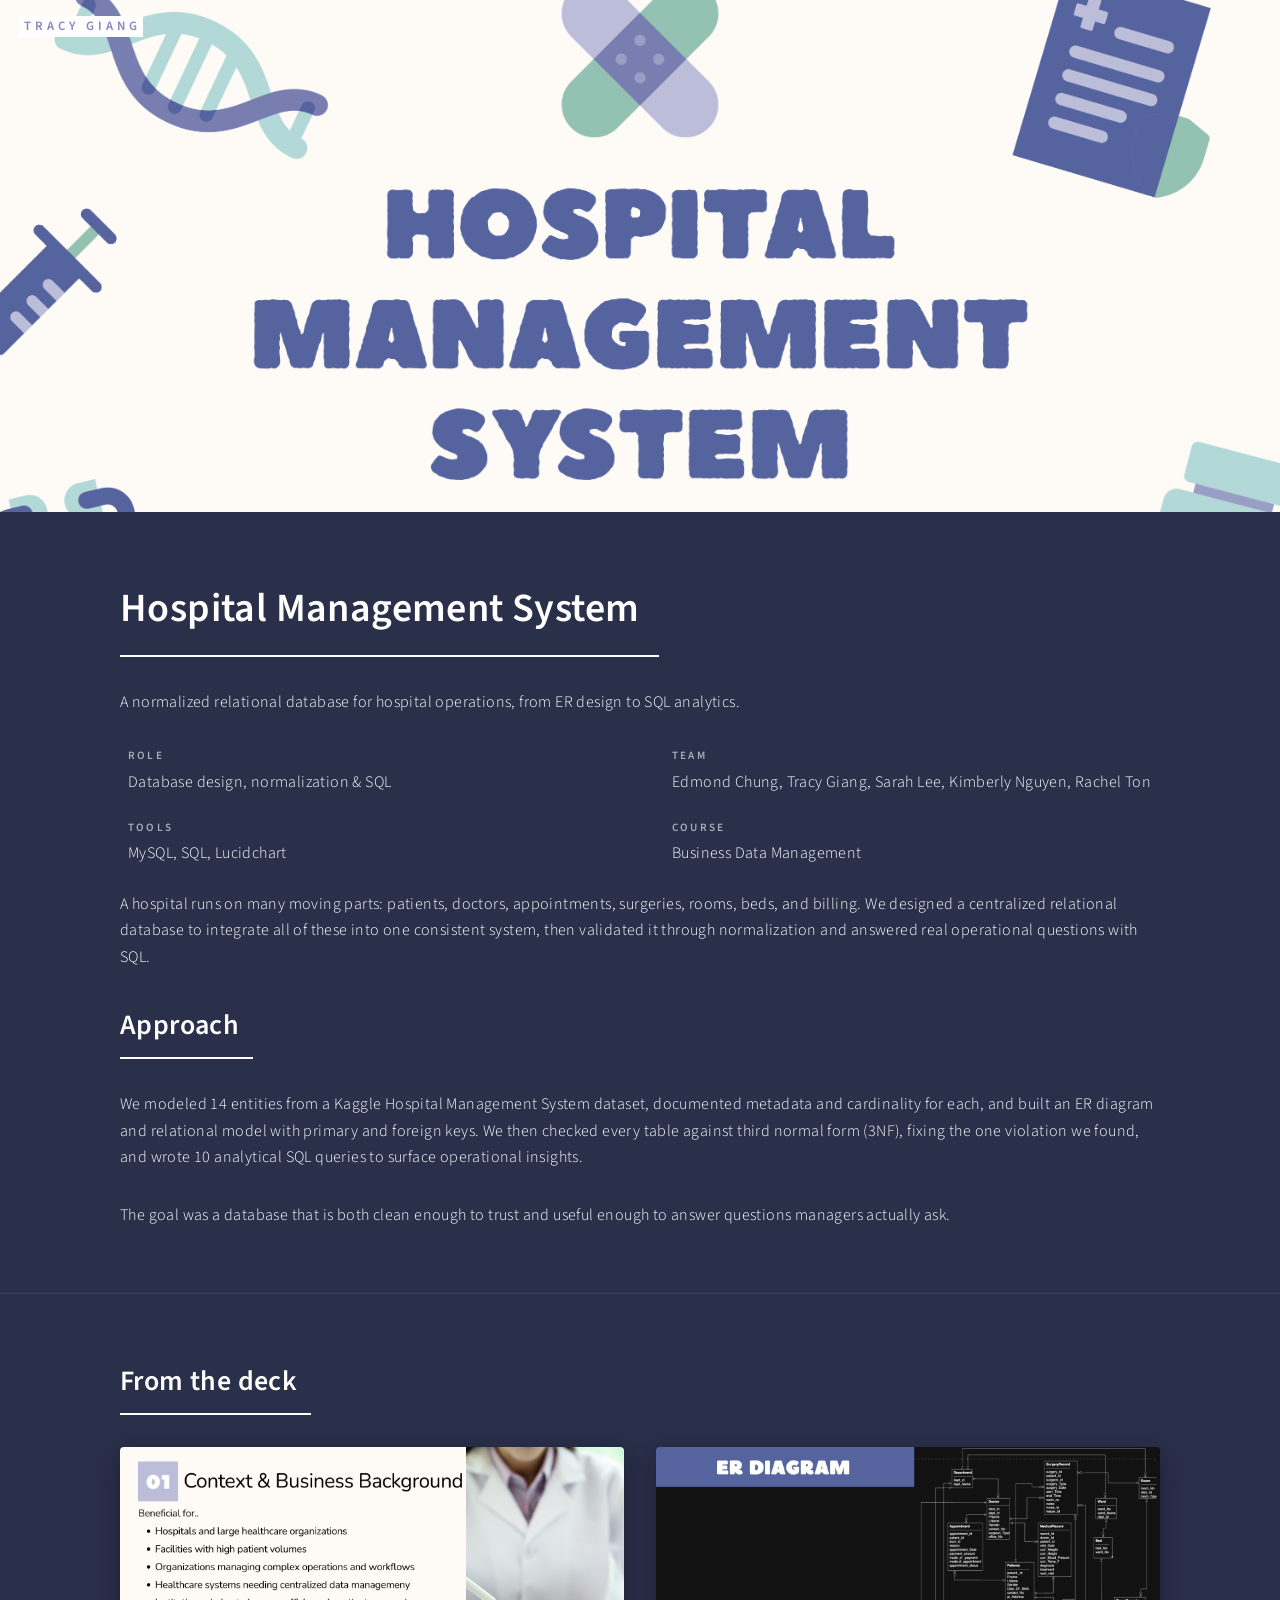
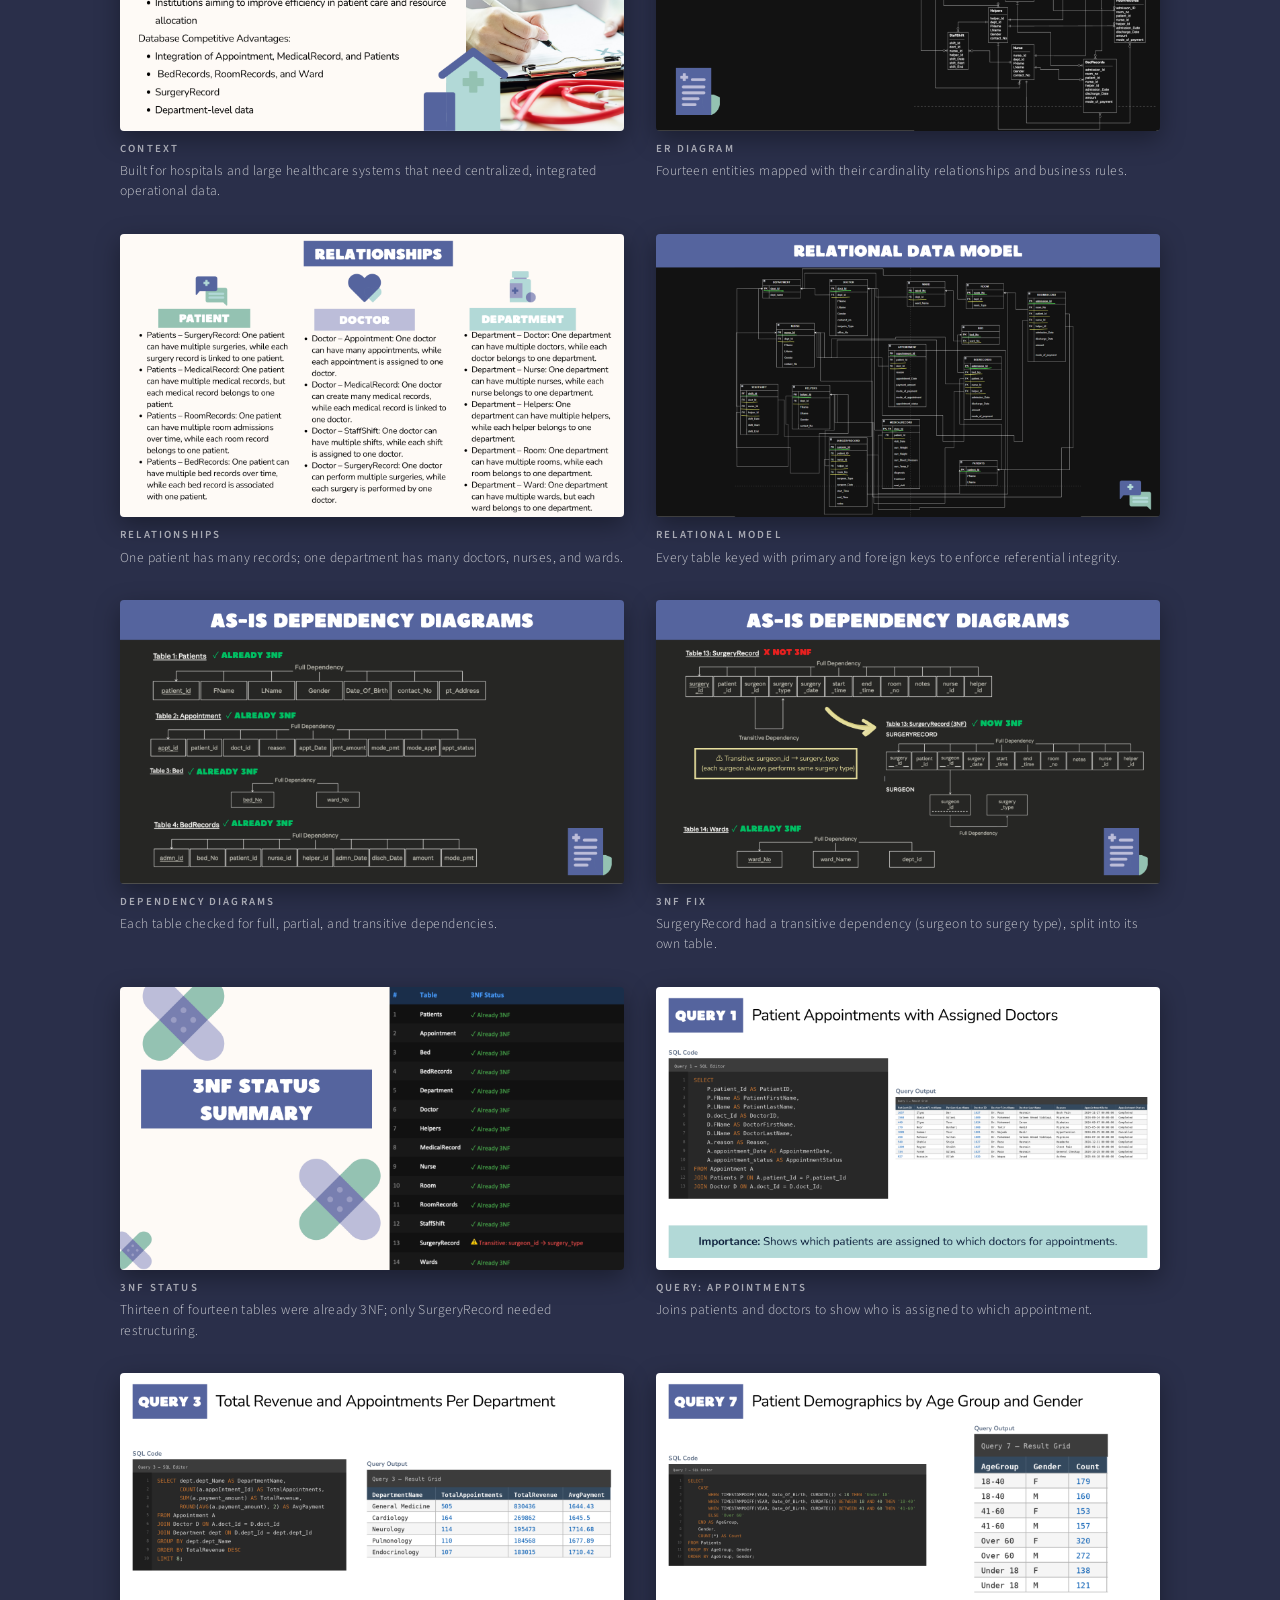
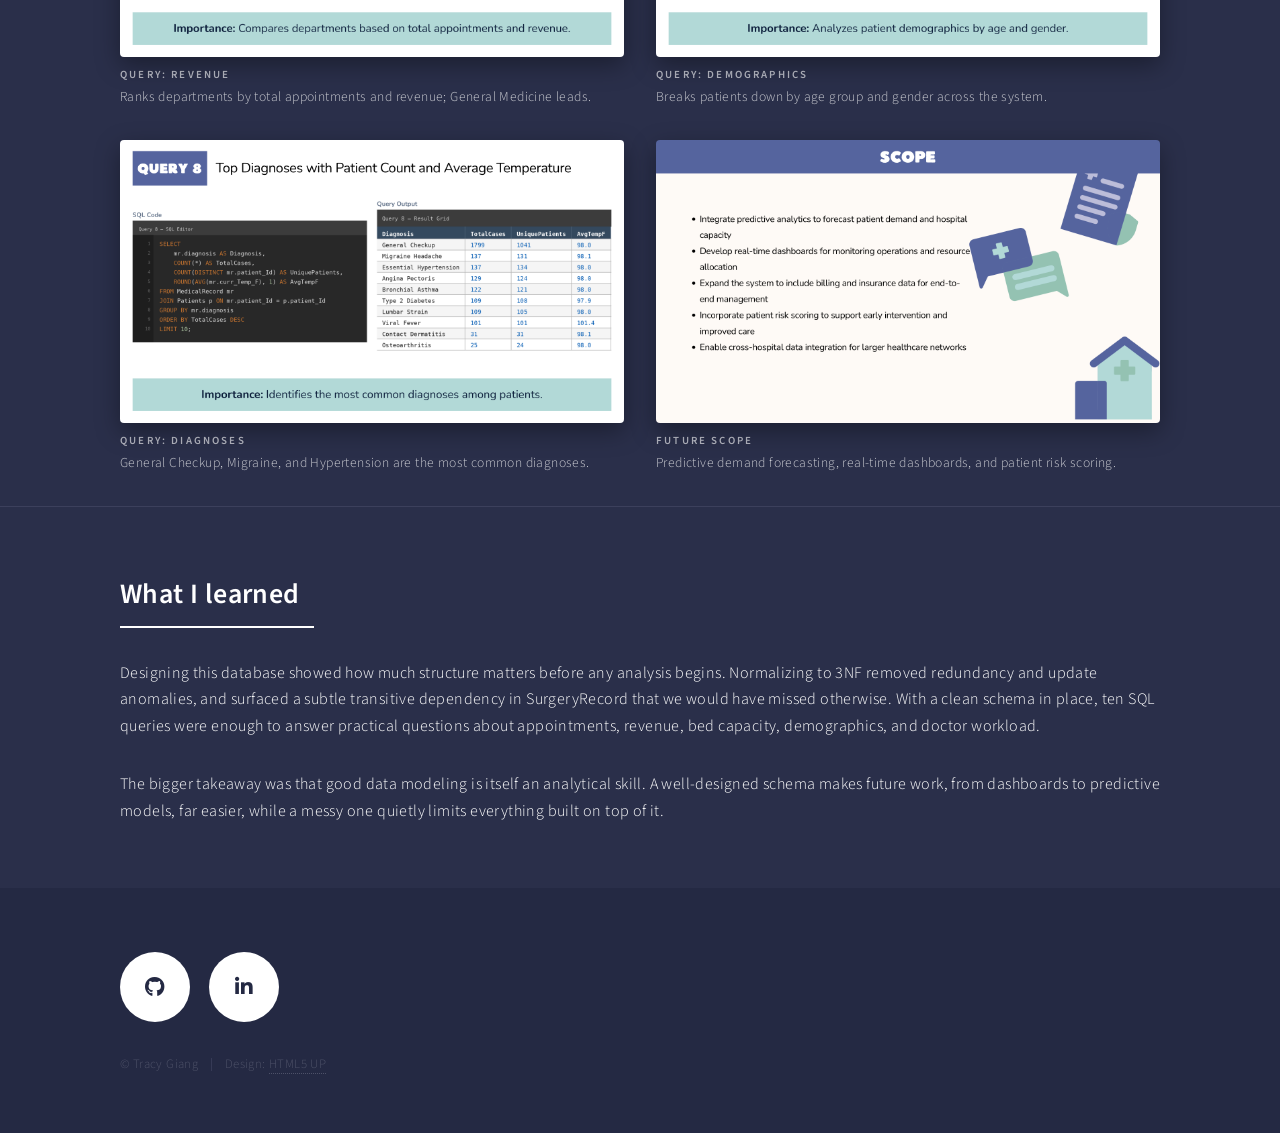
<file: landing-hospital.html>
<!DOCTYPE HTML>
<!--
	Forty by HTML5 UP
	html5up.net | @ajlkn
	Free for personal and commercial use under the CCA 3.0 license (html5up.net/license)
-->
<html>
	<head>
		<title>Hospital Management System</title>
		<meta charset="utf-8" />
		<meta name="viewport" content="width=device-width, initial-scale=1, user-scalable=no" />
		<link rel="stylesheet" href="assets/css/main.css" />
		<noscript><link rel="stylesheet" href="assets/css/noscript.css" /></noscript>
		<style>
			#banner:after { display: none; }
			.project-meta { list-style: none; padding: 0; margin: 0 0 1.5em 0; display: grid; grid-template-columns: 1fr 1fr; gap: 1.5em 3em; }
			.project-meta li { margin: 0; }
			@media (max-width: 736px) { .project-meta { grid-template-columns: 1fr; } }
			.project-meta strong { display: block; font-size: 0.7em; letter-spacing: 0.2em; text-transform: uppercase; opacity: 0.6; margin-bottom: 0.25em; }
			.project-gallery { display: grid; grid-template-columns: repeat(2, 1fr); gap: 2em; }
			.project-gallery figure { margin: 0; }
			.project-gallery img { width: 100%; height: auto; display: block; border-radius: 4px; box-shadow: 0 8px 24px rgba(0,0,0,0.35); }
			.project-gallery figcaption { margin-top: 0.75em; font-size: 0.85em; line-height: 1.5; opacity: 0.75; }
			.project-gallery figcaption strong { display: block; font-size: 0.8em; letter-spacing: 0.2em; text-transform: uppercase; opacity: 0.8; margin-bottom: 0.35em; }
			@media (max-width: 736px) { .project-gallery { grid-template-columns: 1fr; gap: 1.5em; } }
		</style>
	</head>
	<body class="is-preload">

		<!-- Wrapper -->
			<div id="wrapper">

				<!-- Header -->
					<header id="header" class="alt style2">
						<a href="index.html" class="logo"><strong>Tracy Giang</strong></a>
					</header>

				<!-- Menu -->
					<nav id="menu">
						<ul class="links">
							<li><a href="index.html">Home</a></li>
							<li><a href="landing.html">Landing</a></li>
							<li><a href="generic.html">Generic</a></li>
							<li><a href="elements.html">Elements</a></li>
						</ul>
						<ul class="actions stacked">
							<li><a href="#" class="button primary fit">Get Started</a></li>
							<li><a href="#" class="button fit">Log In</a></li>
						</ul>
					</nav>

				<!-- Banner -->
					<section id="banner" class="style2">
						<div class="inner">
							<span class="image">
								<img src="images/hospital-title.png" alt="Hospital Management System" />
							</span>
						</div>
					</section>

				<!-- Main -->
					<div id="main">

						<!-- One -->
							<section id="one">
								<div class="inner">
									<header class="major">
										<h1>Hospital Management System</h1>
									</header>
									<p>A normalized relational database for hospital operations, from ER design to SQL analytics.</p>
									<ul class="project-meta">
										<li><strong>Role</strong> Database design, normalization &amp; SQL</li>
										<li><strong>Team</strong> Edmond Chung, Tracy Giang, Sarah Lee, Kimberly Nguyen, Rachel Ton</li>
										<li><strong>Tools</strong> MySQL, SQL, Lucidchart</li>
										<li><strong>Course</strong> Business Data Management</li>
									</ul>
									<p>A hospital runs on many moving parts: patients, doctors, appointments, surgeries, rooms, beds, and billing. We designed a centralized relational database to integrate all of these into one consistent system, then validated it through normalization and answered real operational questions with SQL.</p>

									<header class="major">
										<h2>Approach</h2>
									</header>
									<p>We modeled 14 entities from a Kaggle Hospital Management System dataset, documented metadata and cardinality for each, and built an ER diagram and relational model with primary and foreign keys. We then checked every table against third normal form (3NF), fixing the one violation we found, and wrote 10 analytical SQL queries to surface operational insights.</p>
									<p>The goal was a database that is both clean enough to trust and useful enough to answer questions managers actually ask.</p>
								</div>
							</section>

						<!-- Two -->
							<section id="two">
								<div class="inner">
									<header class="major">
										<h2>From the deck</h2>
									</header>
									<div class="project-gallery">
										<figure>
											<img src="images/hospital-context.png" alt="Context and business background slide" />
											<figcaption><strong>Context</strong>Built for hospitals and large healthcare systems that need centralized, integrated operational data.</figcaption>
										</figure>
										<figure>
											<img src="images/hospital-erd.png" alt="ER diagram slide" />
											<figcaption><strong>ER Diagram</strong>Fourteen entities mapped with their cardinality relationships and business rules.</figcaption>
										</figure>
										<figure>
											<img src="images/hospital-relationships.png" alt="Entity relationships slide" />
											<figcaption><strong>Relationships</strong>One patient has many records; one department has many doctors, nurses, and wards.</figcaption>
										</figure>
										<figure>
											<img src="images/hospital-relational-model.png" alt="Relational data model slide" />
											<figcaption><strong>Relational Model</strong>Every table keyed with primary and foreign keys to enforce referential integrity.</figcaption>
										</figure>
										<figure>
											<img src="images/hospital-dependency.png" alt="As-is dependency diagrams slide" />
											<figcaption><strong>Dependency Diagrams</strong>Each table checked for full, partial, and transitive dependencies.</figcaption>
										</figure>
										<figure>
											<img src="images/hospital-3nf-surgery.png" alt="SurgeryRecord 3NF fix slide" />
											<figcaption><strong>3NF Fix</strong>SurgeryRecord had a transitive dependency (surgeon to surgery type), split into its own table.</figcaption>
										</figure>
										<figure>
											<img src="images/hospital-3nf-summary.png" alt="3NF status summary slide" />
											<figcaption><strong>3NF Status</strong>Thirteen of fourteen tables were already 3NF; only SurgeryRecord needed restructuring.</figcaption>
										</figure>
										<figure>
											<img src="images/hospital-query1.png" alt="SQL query patient appointments slide" />
											<figcaption><strong>Query: Appointments</strong>Joins patients and doctors to show who is assigned to which appointment.</figcaption>
										</figure>
										<figure>
											<img src="images/hospital-query3.png" alt="SQL query revenue per department slide" />
											<figcaption><strong>Query: Revenue</strong>Ranks departments by total appointments and revenue; General Medicine leads.</figcaption>
										</figure>
										<figure>
											<img src="images/hospital-query7.png" alt="SQL query patient demographics slide" />
											<figcaption><strong>Query: Demographics</strong>Breaks patients down by age group and gender across the system.</figcaption>
										</figure>
										<figure>
											<img src="images/hospital-query8.png" alt="SQL query top diagnoses slide" />
											<figcaption><strong>Query: Diagnoses</strong>General Checkup, Migraine, and Hypertension are the most common diagnoses.</figcaption>
										</figure>
										<figure>
											<img src="images/hospital-scope.png" alt="Future scope slide" />
											<figcaption><strong>Future Scope</strong>Predictive demand forecasting, real-time dashboards, and patient risk scoring.</figcaption>
										</figure>
									</div>
								</div>
							</section>

						<!-- Three -->
							<section id="three">
								<div class="inner">
									<header class="major">
										<h2>What I learned</h2>
									</header>
									<p>Designing this database showed how much structure matters before any analysis begins. Normalizing to 3NF removed redundancy and update anomalies, and surfaced a subtle transitive dependency in SurgeryRecord that we would have missed otherwise. With a clean schema in place, ten SQL queries were enough to answer practical questions about appointments, revenue, bed capacity, demographics, and doctor workload.</p>
									<p>The bigger takeaway was that good data modeling is itself an analytical skill. A well-designed schema makes future work, from dashboards to predictive models, far easier, while a messy one quietly limits everything built on top of it.</p>
								</div>
							</section>

					</div>

				<!-- Footer -->
					<footer id="footer">
						<div class="inner">
							<ul class="icons">
								<li><a href="https://github.com/tracygiang" target="_blank" class="icon brands alt fa-github"><span class="label">GitHub</span></a></li>
								<li><a href="https://www.linkedin.com/in/tracygiang/" target="_blank" class="icon brands alt fa-linkedin-in"><span class="label">LinkedIn</span></a></li>
							</ul>
							<ul class="copyright">
								<li>&copy; Tracy Giang</li><li>Design: <a href="https://html5up.net">HTML5 UP</a></li>
							</ul>
						</div>
					</footer>

			</div>

		<!-- Scripts -->
			<script src="assets/js/jquery.min.js"></script>
			<script src="assets/js/jquery.scrolly.min.js"></script>
			<script src="assets/js/jquery.scrollex.min.js"></script>
			<script src="assets/js/browser.min.js"></script>
			<script src="assets/js/breakpoints.min.js"></script>
			<script src="assets/js/util.js"></script>
			<script src="assets/js/main.js"></script>

	</body>
</html>
</file>
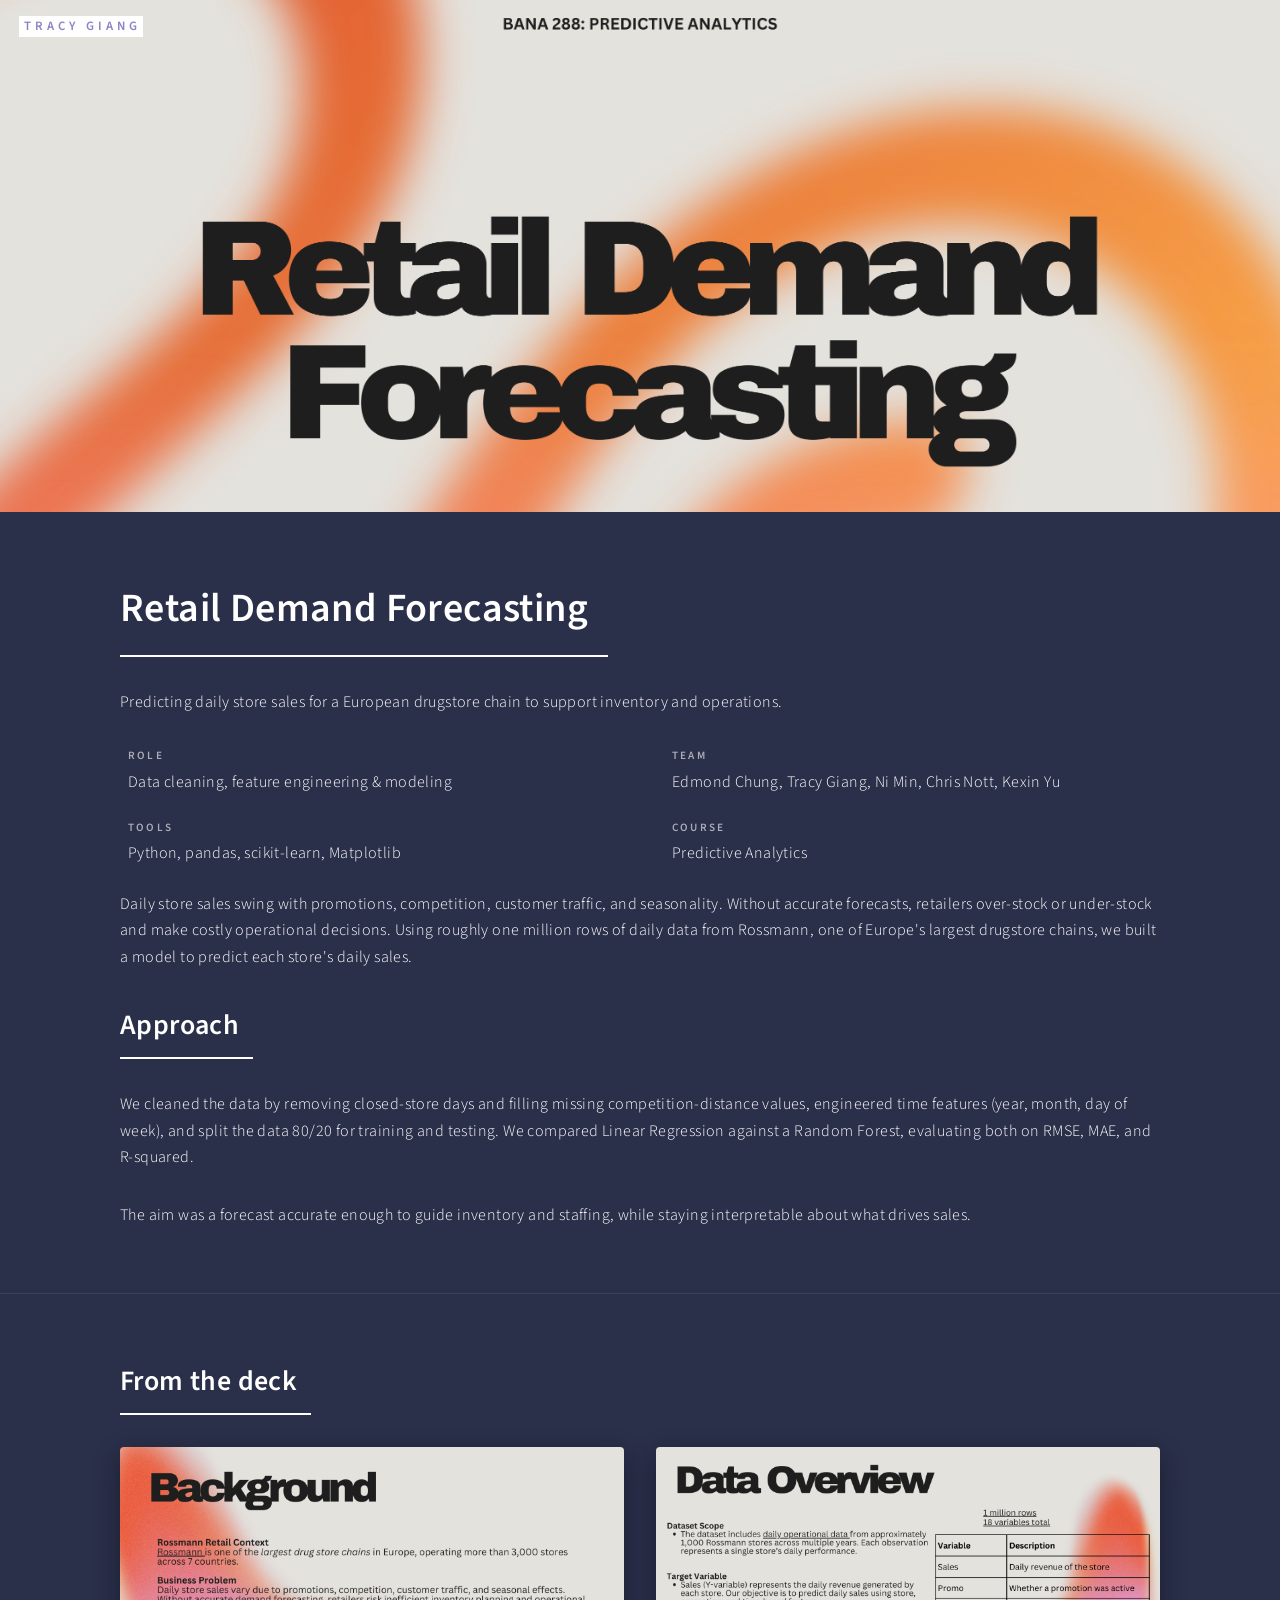
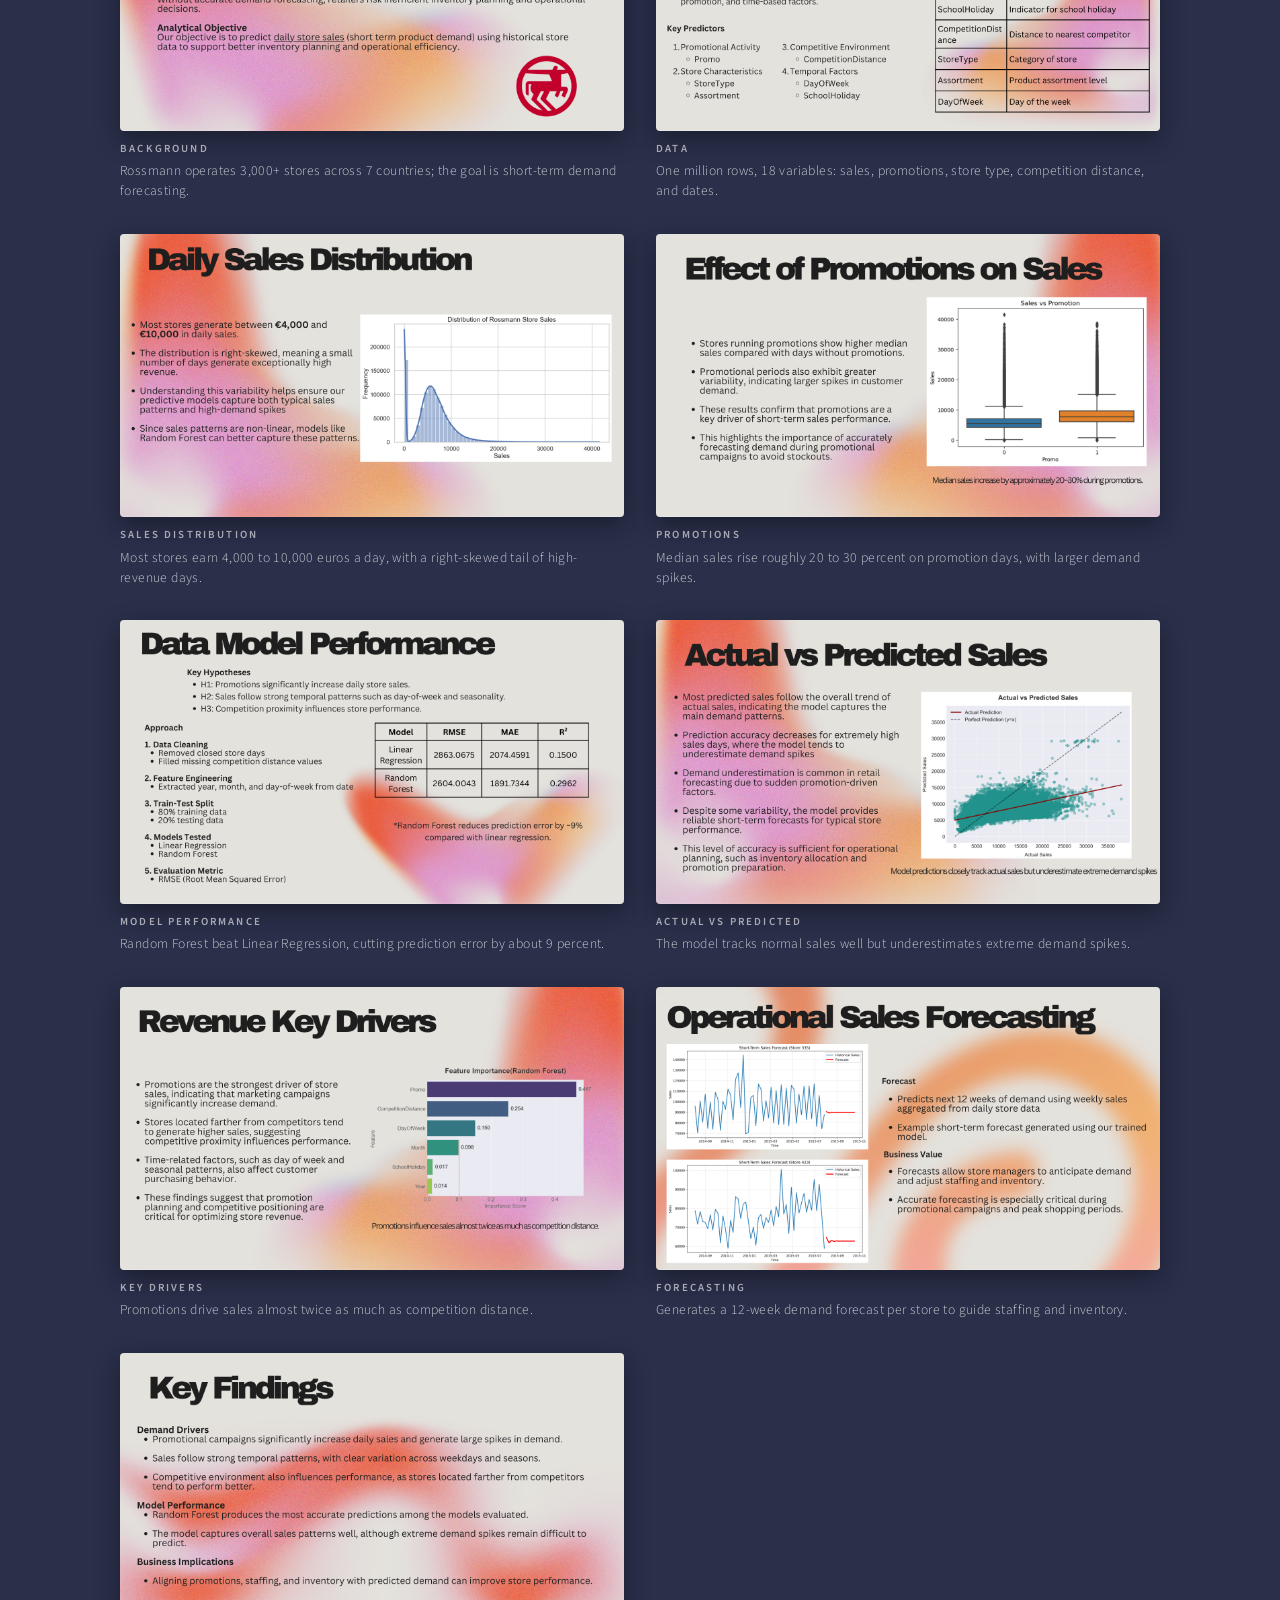
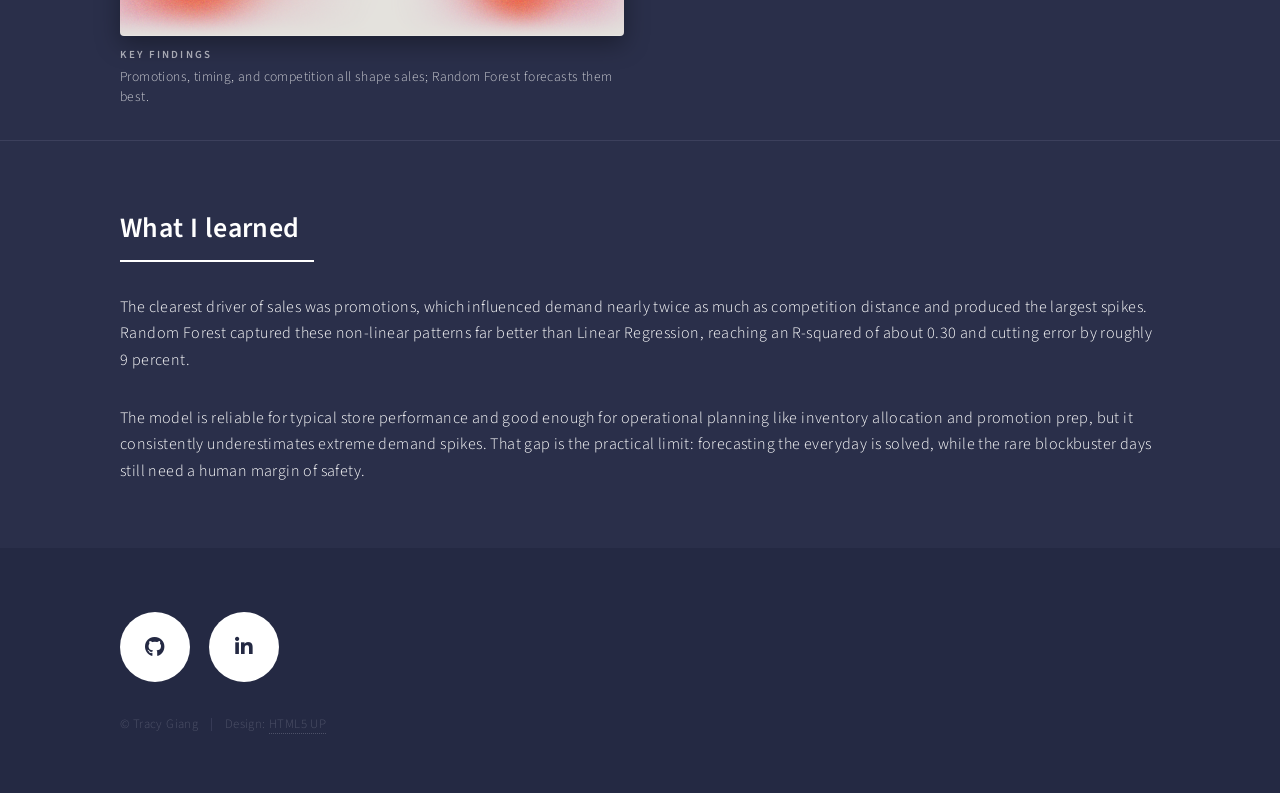
<file: landing-retail.html>
<!DOCTYPE HTML>
<!--
	Forty by HTML5 UP
	html5up.net | @ajlkn
	Free for personal and commercial use under the CCA 3.0 license (html5up.net/license)
-->
<html>
	<head>
		<title>Retail Demand Forecasting</title>
		<meta charset="utf-8" />
		<meta name="viewport" content="width=device-width, initial-scale=1, user-scalable=no" />
		<link rel="stylesheet" href="assets/css/main.css" />
		<noscript><link rel="stylesheet" href="assets/css/noscript.css" /></noscript>
		<style>
			#banner:after { display: none; }
			.project-meta { list-style: none; padding: 0; margin: 0 0 1.5em 0; display: grid; grid-template-columns: 1fr 1fr; gap: 1.5em 3em; }
			.project-meta li { margin: 0; }
			@media (max-width: 736px) { .project-meta { grid-template-columns: 1fr; } }
			.project-meta strong { display: block; font-size: 0.7em; letter-spacing: 0.2em; text-transform: uppercase; opacity: 0.6; margin-bottom: 0.25em; }
			.project-gallery { display: grid; grid-template-columns: repeat(2, 1fr); gap: 2em; }
			.project-gallery figure { margin: 0; }
			.project-gallery img { width: 100%; height: auto; display: block; border-radius: 4px; box-shadow: 0 8px 24px rgba(0,0,0,0.35); }
			.project-gallery figcaption { margin-top: 0.75em; font-size: 0.85em; line-height: 1.5; opacity: 0.75; }
			.project-gallery figcaption strong { display: block; font-size: 0.8em; letter-spacing: 0.2em; text-transform: uppercase; opacity: 0.8; margin-bottom: 0.35em; }
			@media (max-width: 736px) { .project-gallery { grid-template-columns: 1fr; gap: 1.5em; } }
		</style>
	</head>
	<body class="is-preload">

		<!-- Wrapper -->
			<div id="wrapper">

				<!-- Header -->
					<header id="header" class="alt style2">
						<a href="index.html" class="logo"><strong>Tracy Giang</strong></a>
					</header>

				<!-- Menu -->
					<nav id="menu">
						<ul class="links">
							<li><a href="index.html">Home</a></li>
							<li><a href="landing.html">Landing</a></li>
							<li><a href="generic.html">Generic</a></li>
							<li><a href="elements.html">Elements</a></li>
						</ul>
						<ul class="actions stacked">
							<li><a href="#" class="button primary fit">Get Started</a></li>
							<li><a href="#" class="button fit">Log In</a></li>
						</ul>
					</nav>

				<!-- Banner -->
					<section id="banner" class="style2">
						<div class="inner">
							<span class="image">
								<img src="images/retail-title.png" alt="Retail Demand Forecasting" />
							</span>
						</div>
					</section>

				<!-- Main -->
					<div id="main">

						<!-- One -->
							<section id="one">
								<div class="inner">
									<header class="major">
										<h1>Retail Demand Forecasting</h1>
									</header>
									<p>Predicting daily store sales for a European drugstore chain to support inventory and operations.</p>
									<ul class="project-meta">
										<li><strong>Role</strong> Data cleaning, feature engineering &amp; modeling</li>
										<li><strong>Team</strong> Edmond Chung, Tracy Giang, Ni Min, Chris Nott, Kexin Yu</li>
										<li><strong>Tools</strong> Python, pandas, scikit-learn, Matplotlib</li>
										<li><strong>Course</strong> Predictive Analytics</li>
									</ul>
									<p>Daily store sales swing with promotions, competition, customer traffic, and seasonality. Without accurate forecasts, retailers over-stock or under-stock and make costly operational decisions. Using roughly one million rows of daily data from Rossmann, one of Europe's largest drugstore chains, we built a model to predict each store's daily sales.</p>

									<header class="major">
										<h2>Approach</h2>
									</header>
									<p>We cleaned the data by removing closed-store days and filling missing competition-distance values, engineered time features (year, month, day of week), and split the data 80/20 for training and testing. We compared Linear Regression against a Random Forest, evaluating both on RMSE, MAE, and R-squared.</p>
									<p>The aim was a forecast accurate enough to guide inventory and staffing, while staying interpretable about what drives sales.</p>
								</div>
							</section>

						<!-- Two -->
							<section id="two">
								<div class="inner">
									<header class="major">
										<h2>From the deck</h2>
									</header>
									<div class="project-gallery">
										<figure>
											<img src="images/retail-background.png" alt="Background slide" />
											<figcaption><strong>Background</strong>Rossmann operates 3,000+ stores across 7 countries; the goal is short-term demand forecasting.</figcaption>
										</figure>
										<figure>
											<img src="images/retail-data-overview.png" alt="Data overview slide" />
											<figcaption><strong>Data</strong>One million rows, 18 variables: sales, promotions, store type, competition distance, and dates.</figcaption>
										</figure>
										<figure>
											<img src="images/retail-sales-distribution.png" alt="Daily sales distribution slide" />
											<figcaption><strong>Sales Distribution</strong>Most stores earn 4,000 to 10,000 euros a day, with a right-skewed tail of high-revenue days.</figcaption>
										</figure>
										<figure>
											<img src="images/retail-promotions.png" alt="Effect of promotions slide" />
											<figcaption><strong>Promotions</strong>Median sales rise roughly 20 to 30 percent on promotion days, with larger demand spikes.</figcaption>
										</figure>
										<figure>
											<img src="images/retail-model-performance.png" alt="Model performance slide" />
											<figcaption><strong>Model Performance</strong>Random Forest beat Linear Regression, cutting prediction error by about 9 percent.</figcaption>
										</figure>
										<figure>
											<img src="images/retail-actual-vs-predicted.png" alt="Actual vs predicted sales slide" />
											<figcaption><strong>Actual vs Predicted</strong>The model tracks normal sales well but underestimates extreme demand spikes.</figcaption>
										</figure>
										<figure>
											<img src="images/retail-key-drivers.png" alt="Revenue key drivers slide" />
											<figcaption><strong>Key Drivers</strong>Promotions drive sales almost twice as much as competition distance.</figcaption>
										</figure>
										<figure>
											<img src="images/retail-forecasting.png" alt="Operational sales forecasting slide" />
											<figcaption><strong>Forecasting</strong>Generates a 12-week demand forecast per store to guide staffing and inventory.</figcaption>
										</figure>
										<figure>
											<img src="images/retail-key-findings.png" alt="Key findings slide" />
											<figcaption><strong>Key Findings</strong>Promotions, timing, and competition all shape sales; Random Forest forecasts them best.</figcaption>
										</figure>
									</div>
								</div>
							</section>

						<!-- Three -->
							<section id="three">
								<div class="inner">
									<header class="major">
										<h2>What I learned</h2>
									</header>
									<p>The clearest driver of sales was promotions, which influenced demand nearly twice as much as competition distance and produced the largest spikes. Random Forest captured these non-linear patterns far better than Linear Regression, reaching an R-squared of about 0.30 and cutting error by roughly 9 percent.</p>
									<p>The model is reliable for typical store performance and good enough for operational planning like inventory allocation and promotion prep, but it consistently underestimates extreme demand spikes. That gap is the practical limit: forecasting the everyday is solved, while the rare blockbuster days still need a human margin of safety.</p>
								</div>
							</section>

					</div>

				<!-- Footer -->
					<footer id="footer">
						<div class="inner">
							<ul class="icons">
								<li><a href="https://github.com/tracygiang" target="_blank" class="icon brands alt fa-github"><span class="label">GitHub</span></a></li>
								<li><a href="https://www.linkedin.com/in/tracygiang/" target="_blank" class="icon brands alt fa-linkedin-in"><span class="label">LinkedIn</span></a></li>
							</ul>
							<ul class="copyright">
								<li>&copy; Tracy Giang</li><li>Design: <a href="https://html5up.net">HTML5 UP</a></li>
							</ul>
						</div>
					</footer>

			</div>

		<!-- Scripts -->
			<script src="assets/js/jquery.min.js"></script>
			<script src="assets/js/jquery.scrolly.min.js"></script>
			<script src="assets/js/jquery.scrollex.min.js"></script>
			<script src="assets/js/browser.min.js"></script>
			<script src="assets/js/breakpoints.min.js"></script>
			<script src="assets/js/util.js"></script>
			<script src="assets/js/main.js"></script>

	</body>
</html>
</file>
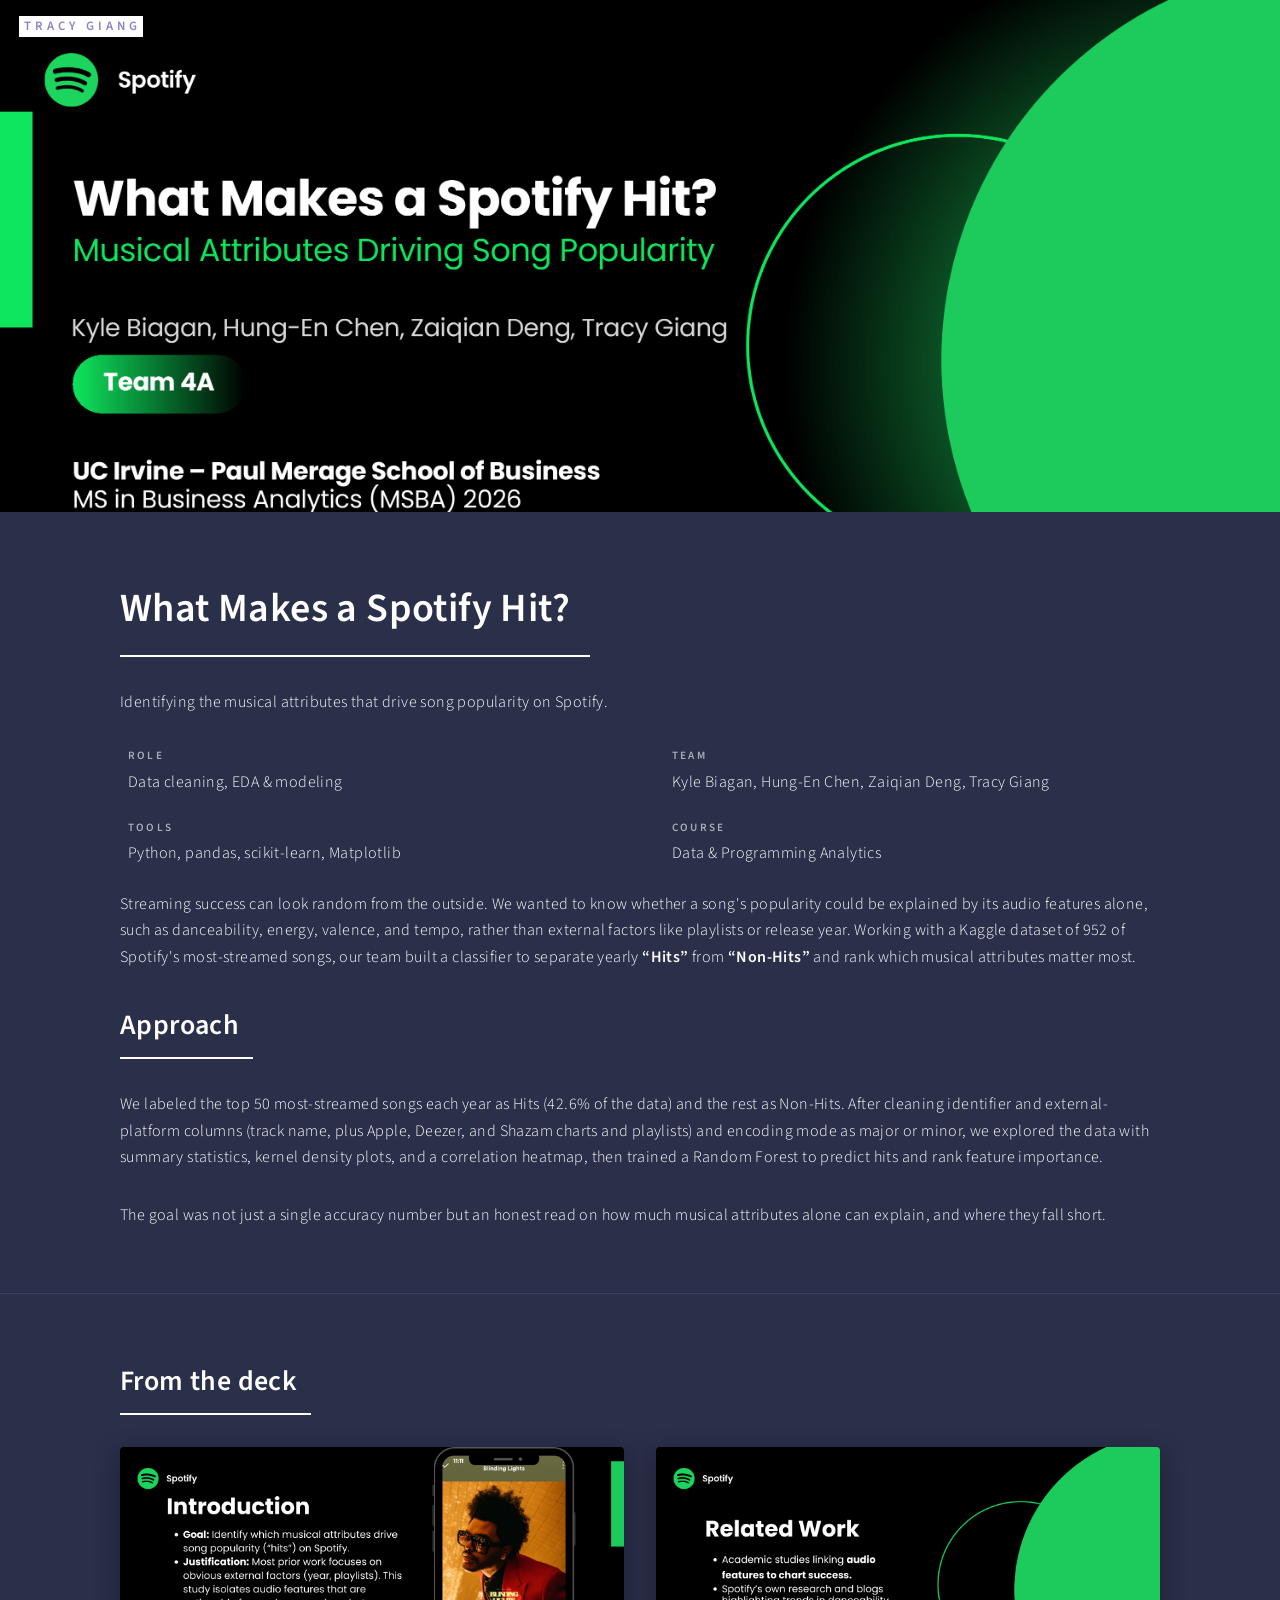
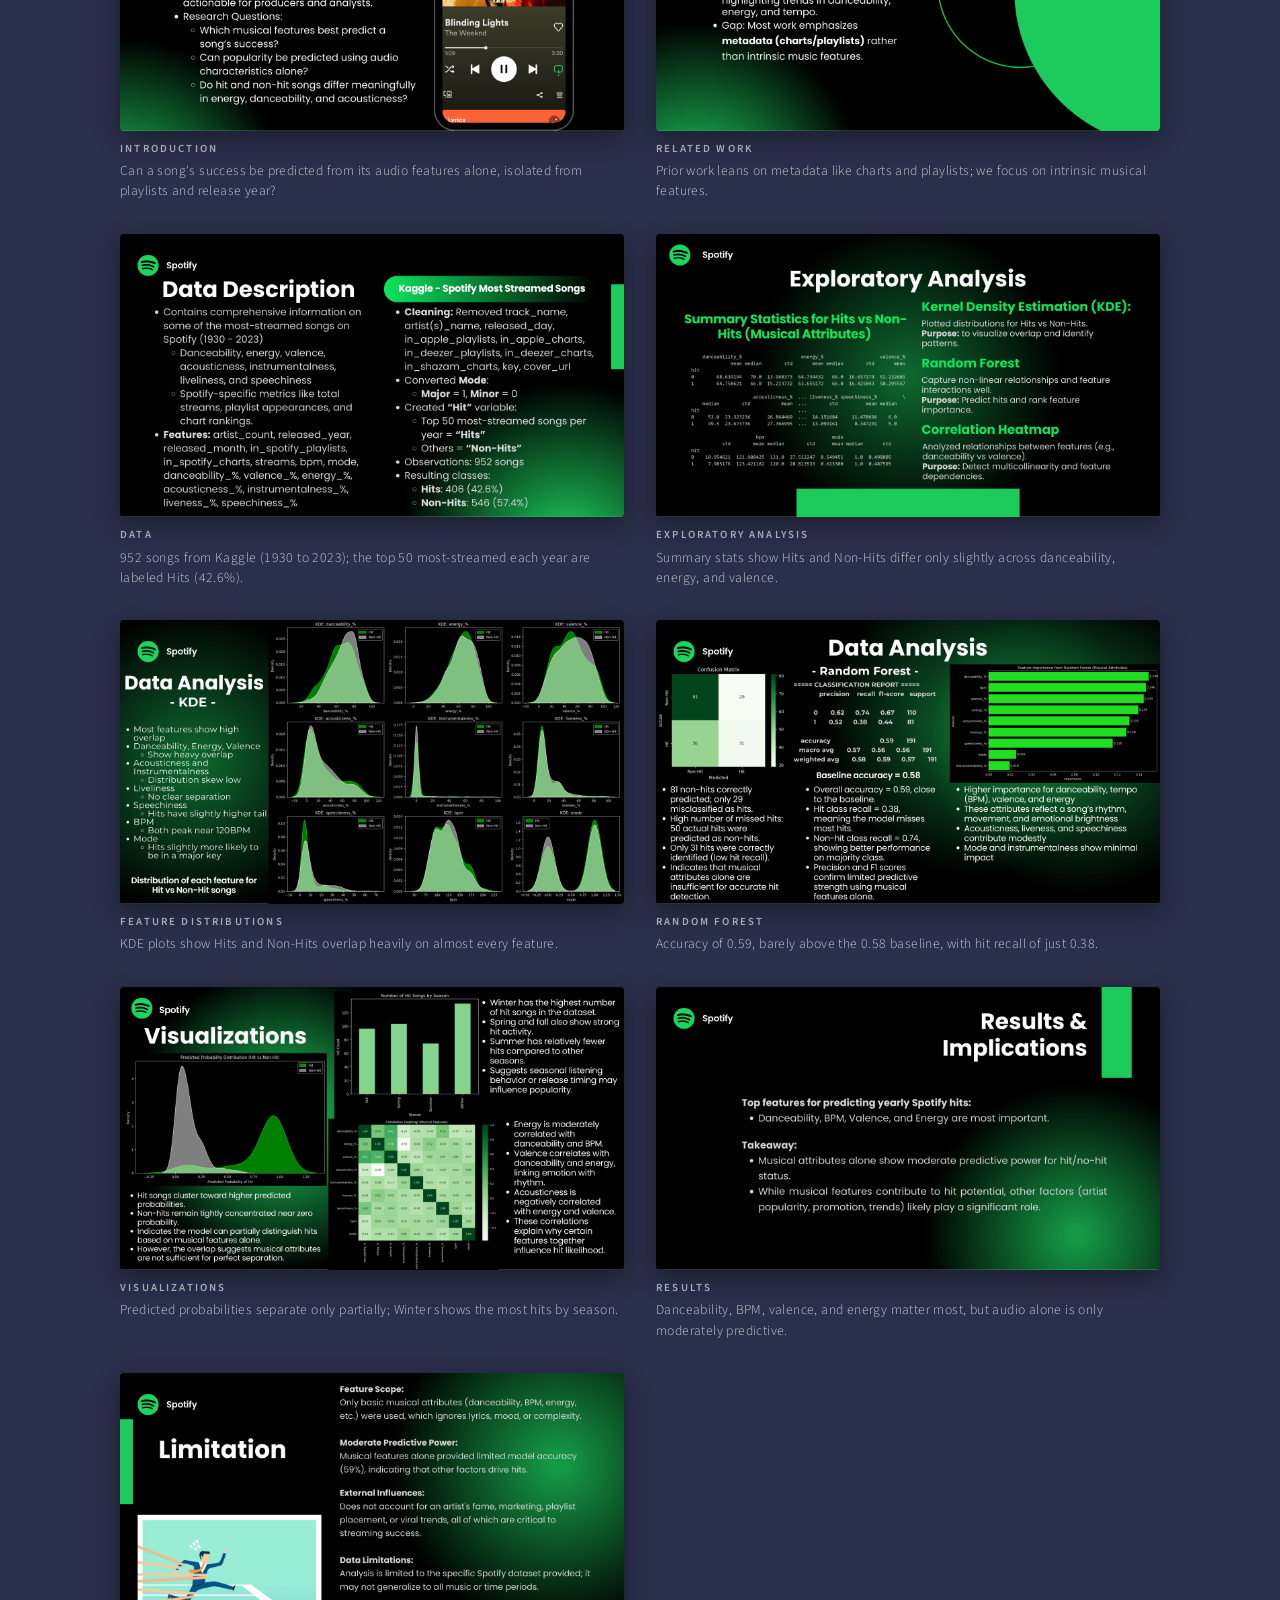
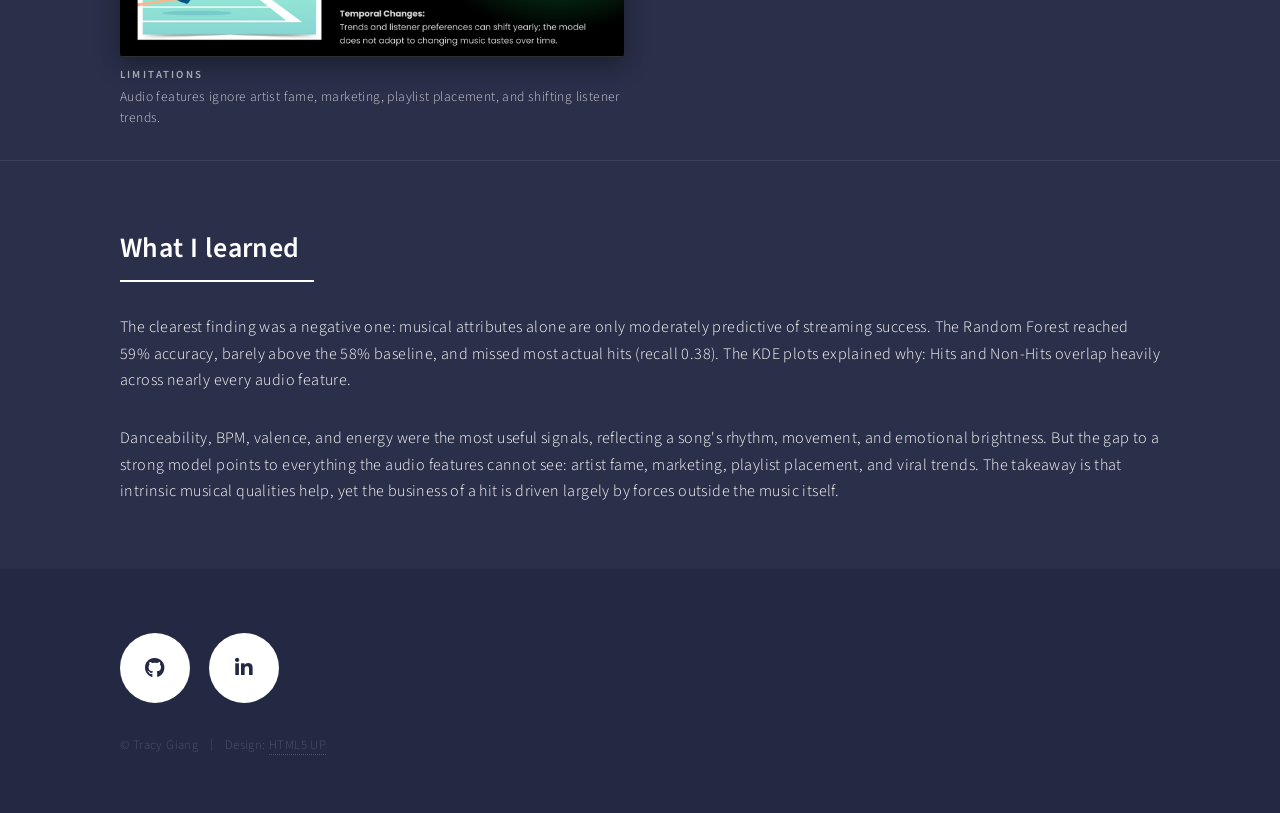
<file: landing-spotify.html>
<!DOCTYPE HTML>
<!--
	Forty by HTML5 UP
	html5up.net | @ajlkn
	Free for personal and commercial use under the CCA 3.0 license (html5up.net/license)
-->
<html>
	<head>
		<title>What Makes a Spotify Hit?</title>
		<meta charset="utf-8" />
		<meta name="viewport" content="width=device-width, initial-scale=1, user-scalable=no" />
		<link rel="stylesheet" href="assets/css/main.css" />
		<noscript><link rel="stylesheet" href="assets/css/noscript.css" /></noscript>
		<style>
			#banner:after { display: none; }
			.project-meta { list-style: none; padding: 0; margin: 0 0 1.5em 0; display: grid; grid-template-columns: 1fr 1fr; gap: 1.5em 3em; }
			.project-meta li { margin: 0; }
			@media (max-width: 736px) { .project-meta { grid-template-columns: 1fr; } }
			.project-meta strong { display: block; font-size: 0.7em; letter-spacing: 0.2em; text-transform: uppercase; opacity: 0.6; margin-bottom: 0.25em; }
			.project-gallery { display: grid; grid-template-columns: repeat(2, 1fr); gap: 2em; }
			.project-gallery figure { margin: 0; }
			.project-gallery img { width: 100%; height: auto; display: block; border-radius: 4px; box-shadow: 0 8px 24px rgba(0,0,0,0.35); }
			.project-gallery figcaption { margin-top: 0.75em; font-size: 0.85em; line-height: 1.5; opacity: 0.75; }
			.project-gallery figcaption strong { display: block; font-size: 0.8em; letter-spacing: 0.2em; text-transform: uppercase; opacity: 0.8; margin-bottom: 0.35em; }
			@media (max-width: 736px) { .project-gallery { grid-template-columns: 1fr; gap: 1.5em; } }
		</style>
	</head>
	<body class="is-preload">

		<!-- Wrapper -->
			<div id="wrapper">

				<!-- Header -->
				<!-- Note: The "styleN" class below should match that of the banner element. -->
					<header id="header" class="alt style2">
						<a href="index.html" class="logo"><strong>Tracy Giang</strong></a>
					</header>

				<!-- Menu -->
					<nav id="menu">
						<ul class="links">
							<li><a href="index.html">Home</a></li>
							<li><a href="landing.html">Landing</a></li>
							<li><a href="generic.html">Generic</a></li>
							<li><a href="elements.html">Elements</a></li>
						</ul>
						<ul class="actions stacked">
							<li><a href="#" class="button primary fit">Get Started</a></li>
							<li><a href="#" class="button fit">Log In</a></li>
						</ul>
					</nav>

				<!-- Banner -->
				<!-- Note: The "styleN" class below should match that of the header element. -->
					<section id="banner" class="style2">
						<div class="inner">
							<span class="image">
								<img src="images/spotify-title.png" alt="What Makes a Spotify Hit?" />
							</span>
						</div>
					</section>

				<!-- Main -->
					<div id="main">

						<!-- One -->
							<section id="one">
								<div class="inner">
									<header class="major">
										<h1>What Makes a Spotify Hit?</h1>
									</header>
									<p>Identifying the musical attributes that drive song popularity on Spotify.</p>
									<ul class="project-meta">
										<li><strong>Role</strong> Data cleaning, EDA &amp; modeling</li>
										<li><strong>Team</strong> Kyle Biagan, Hung-En Chen, Zaiqian Deng, Tracy Giang</li>
										<li><strong>Tools</strong> Python, pandas, scikit-learn, Matplotlib</li>
										<li><strong>Course</strong> Data &amp; Programming Analytics</li>
									</ul>
									<p>Streaming success can look random from the outside. We wanted to know whether a song's popularity could be explained by its audio features alone, such as danceability, energy, valence, and tempo, rather than external factors like playlists or release year. Working with a Kaggle dataset of 952 of Spotify's most-streamed songs, our team built a classifier to separate yearly <strong>&ldquo;Hits&rdquo;</strong> from <strong>&ldquo;Non-Hits&rdquo;</strong> and rank which musical attributes matter most.</p>

									<header class="major">
										<h2>Approach</h2>
									</header>
									<p>We labeled the top 50 most-streamed songs each year as Hits (42.6% of the data) and the rest as Non-Hits. After cleaning identifier and external-platform columns (track name, plus Apple, Deezer, and Shazam charts and playlists) and encoding mode as major or minor, we explored the data with summary statistics, kernel density plots, and a correlation heatmap, then trained a Random Forest to predict hits and rank feature importance.</p>
									<p>The goal was not just a single accuracy number but an honest read on how much musical attributes alone can explain, and where they fall short.</p>
								</div>
							</section>

						<!-- Two -->
							<section id="two">
								<div class="inner">
									<header class="major">
										<h2>From the deck</h2>
									</header>
									<div class="project-gallery">
										<figure>
											<img src="images/spotify-introduction.png" alt="Introduction slide" />
											<figcaption><strong>Introduction</strong>Can a song's success be predicted from its audio features alone, isolated from playlists and release year?</figcaption>
										</figure>
										<figure>
											<img src="images/spotify-related-work.png" alt="Related work slide" />
											<figcaption><strong>Related Work</strong>Prior work leans on metadata like charts and playlists; we focus on intrinsic musical features.</figcaption>
										</figure>
										<figure>
											<img src="images/spotify-data-description.png" alt="Data description slide" />
											<figcaption><strong>Data</strong>952 songs from Kaggle (1930 to 2023); the top 50 most-streamed each year are labeled Hits (42.6%).</figcaption>
										</figure>
										<figure>
											<img src="images/spotify-exploratory.png" alt="Exploratory analysis slide" />
											<figcaption><strong>Exploratory Analysis</strong>Summary stats show Hits and Non-Hits differ only slightly across danceability, energy, and valence.</figcaption>
										</figure>
										<figure>
											<img src="images/spotify-kde.png" alt="KDE distributions slide" />
											<figcaption><strong>Feature Distributions</strong>KDE plots show Hits and Non-Hits overlap heavily on almost every feature.</figcaption>
										</figure>
										<figure>
											<img src="images/spotify-random-forest.png" alt="Random forest results slide" />
											<figcaption><strong>Random Forest</strong>Accuracy of 0.59, barely above the 0.58 baseline, with hit recall of just 0.38.</figcaption>
										</figure>
										<figure>
											<img src="images/spotify-visualizations.png" alt="Visualizations slide" />
											<figcaption><strong>Visualizations</strong>Predicted probabilities separate only partially; Winter shows the most hits by season.</figcaption>
										</figure>
										<figure>
											<img src="images/spotify-results.png" alt="Results and implications slide" />
											<figcaption><strong>Results</strong>Danceability, BPM, valence, and energy matter most, but audio alone is only moderately predictive.</figcaption>
										</figure>
										<figure>
											<img src="images/spotify-limitation.png" alt="Limitations slide" />
											<figcaption><strong>Limitations</strong>Audio features ignore artist fame, marketing, playlist placement, and shifting listener trends.</figcaption>
										</figure>
									</div>
								</div>
							</section>

						<!-- Three -->
							<section id="three">
								<div class="inner">
									<header class="major">
										<h2>What I learned</h2>
									</header>
									<p>The clearest finding was a negative one: musical attributes alone are only moderately predictive of streaming success. The Random Forest reached 59% accuracy, barely above the 58% baseline, and missed most actual hits (recall 0.38). The KDE plots explained why: Hits and Non-Hits overlap heavily across nearly every audio feature.</p>
									<p>Danceability, BPM, valence, and energy were the most useful signals, reflecting a song's rhythm, movement, and emotional brightness. But the gap to a strong model points to everything the audio features cannot see: artist fame, marketing, playlist placement, and viral trends. The takeaway is that intrinsic musical qualities help, yet the business of a hit is driven largely by forces outside the music itself.</p>
								</div>
							</section>

					</div>

				<!-- Footer -->
					<footer id="footer">
						<div class="inner">
							<ul class="icons">
								<li><a href="https://github.com/tracygiang" target="_blank" class="icon brands alt fa-github"><span class="label">GitHub</span></a></li>
								<li><a href="https://www.linkedin.com/in/tracygiang/" target="_blank" class="icon brands alt fa-linkedin-in"><span class="label">LinkedIn</span></a></li>
							</ul>
							<ul class="copyright">
								<li>&copy; Tracy Giang</li><li>Design: <a href="https://html5up.net">HTML5 UP</a></li>
							</ul>
						</div>
					</footer>

			</div>

		<!-- Scripts -->
			<script src="assets/js/jquery.min.js"></script>
			<script src="assets/js/jquery.scrolly.min.js"></script>
			<script src="assets/js/jquery.scrollex.min.js"></script>
			<script src="assets/js/browser.min.js"></script>
			<script src="assets/js/breakpoints.min.js"></script>
			<script src="assets/js/util.js"></script>
			<script src="assets/js/main.js"></script>

	</body>
</html>
</file>
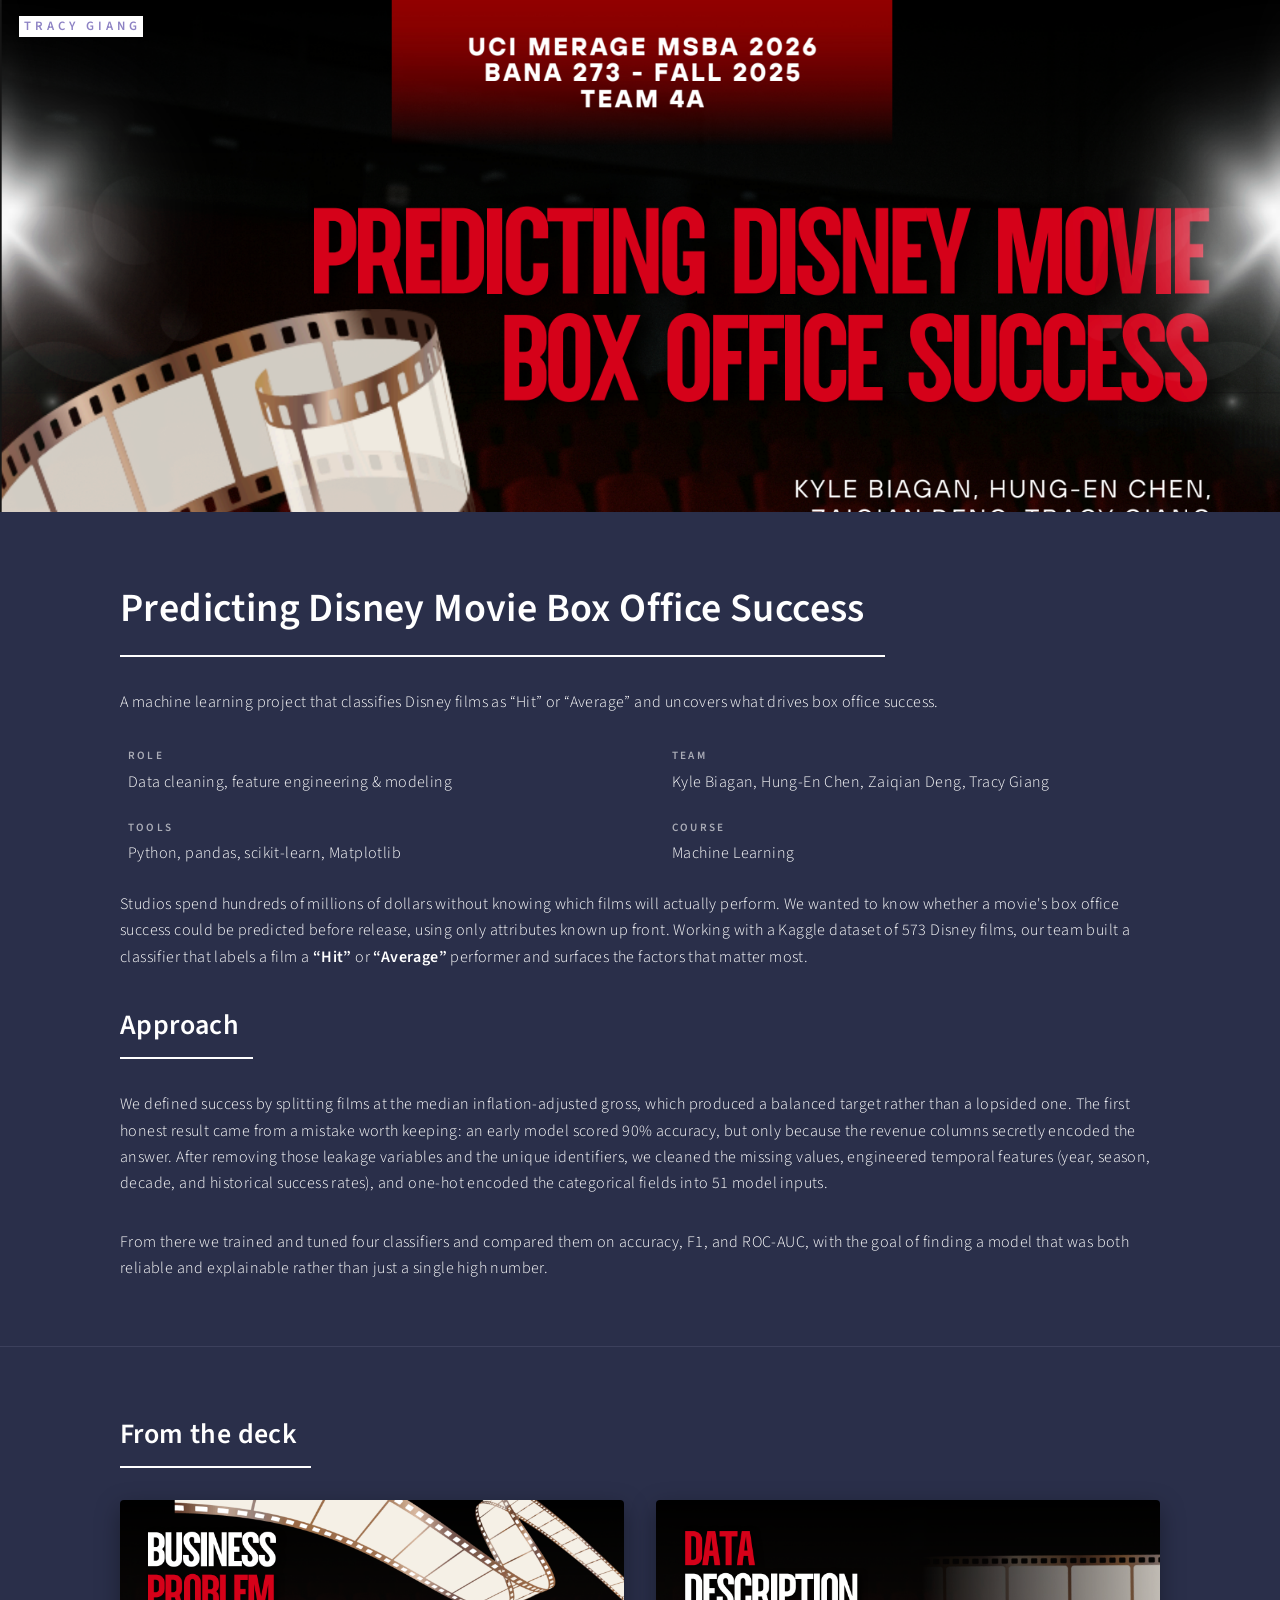
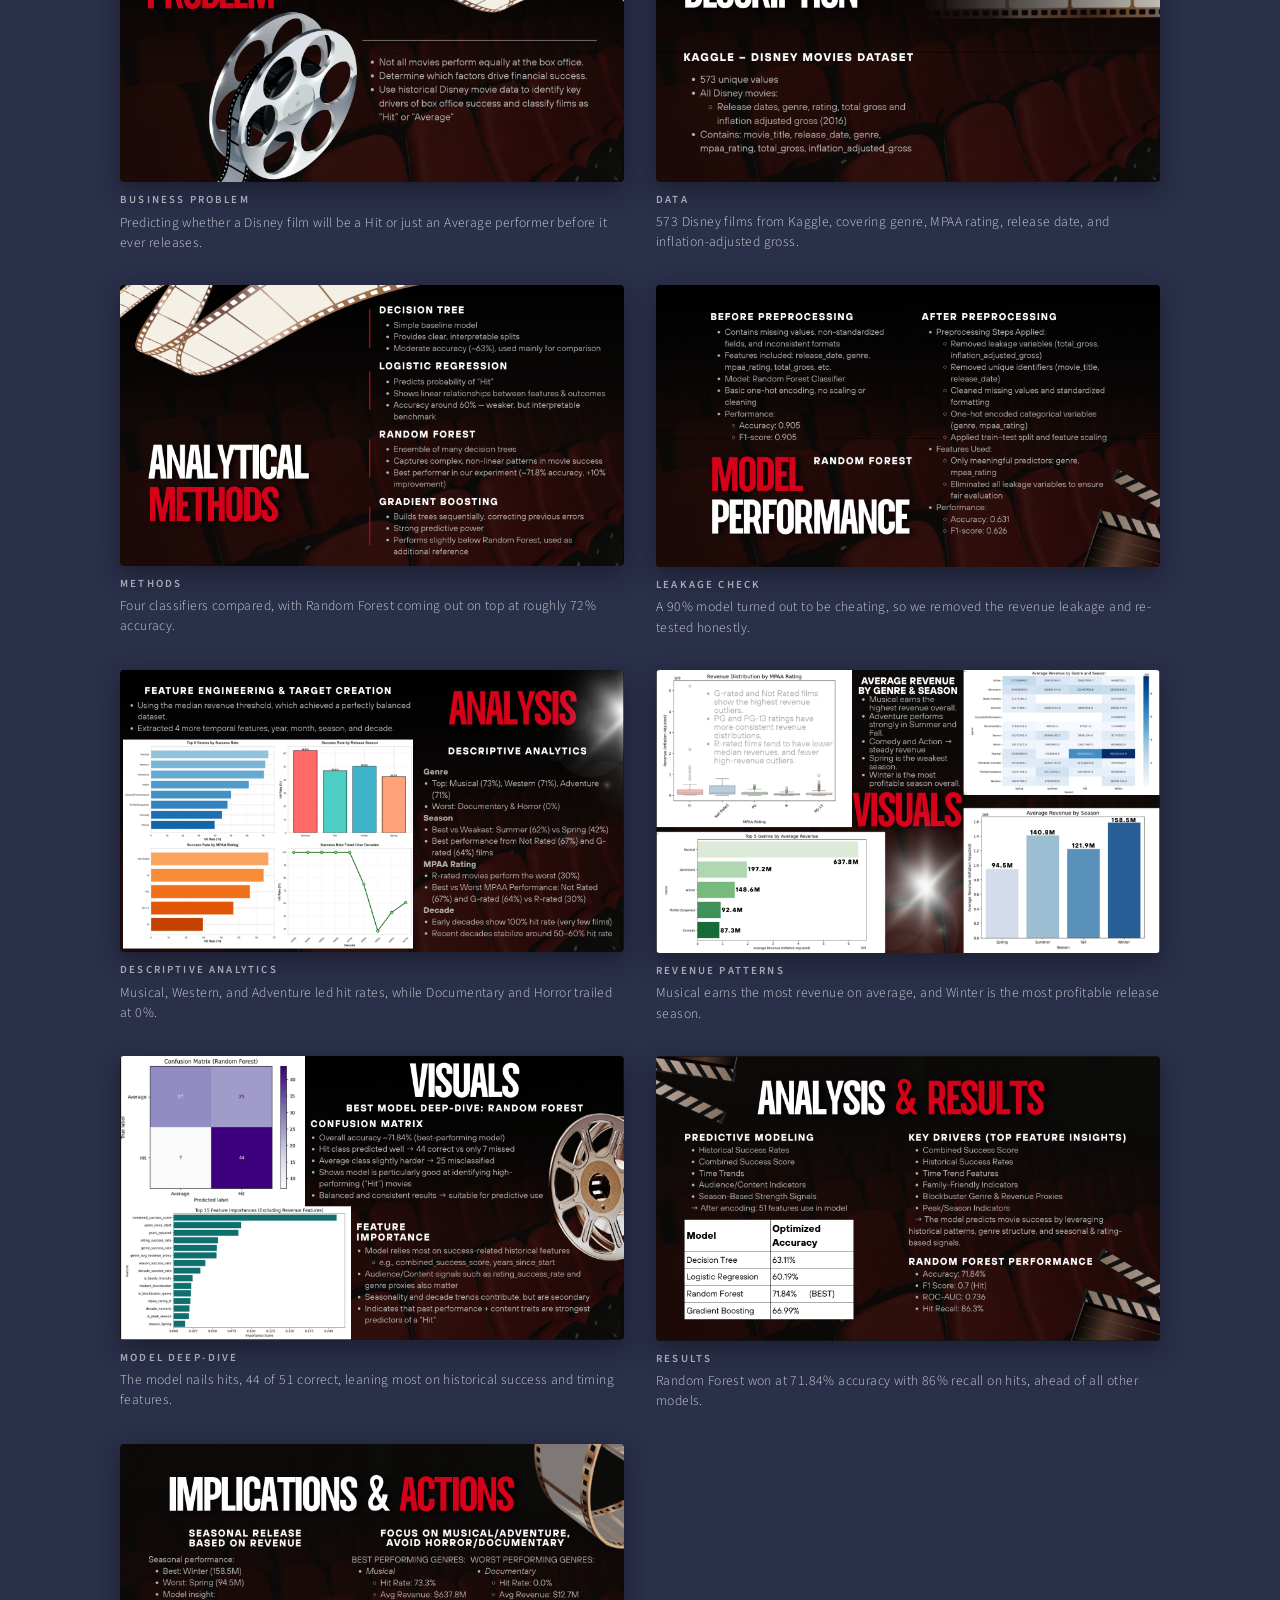
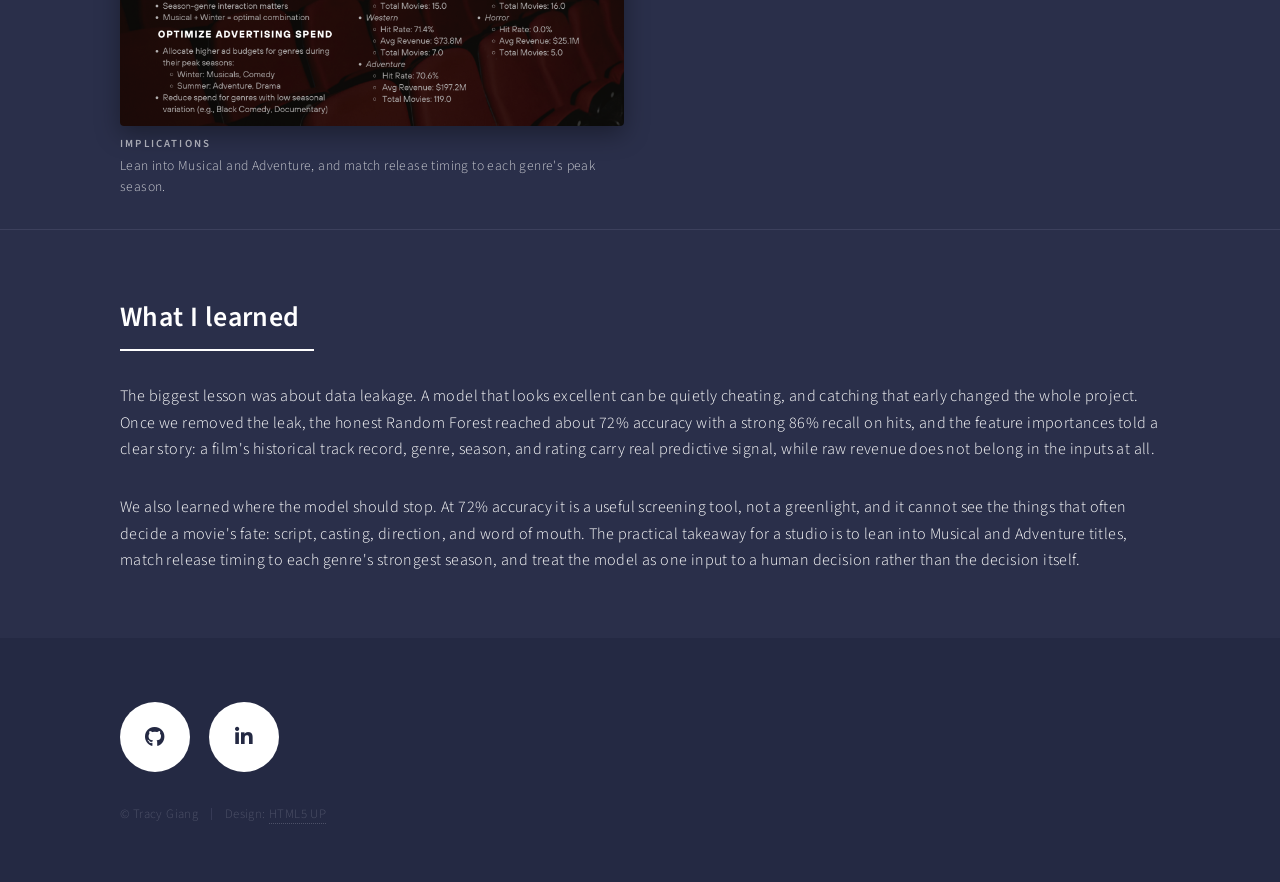
<file: landing.html>
<!DOCTYPE HTML>
<!--
	Forty by HTML5 UP
	html5up.net | @ajlkn
	Free for personal and commercial use under the CCA 3.0 license (html5up.net/license)
-->
<html>
	<head>
		<title>Predicting Disney Movie Box Office Success</title>
		<meta charset="utf-8" />
		<meta name="viewport" content="width=device-width, initial-scale=1, user-scalable=no" />
		<link rel="stylesheet" href="assets/css/main.css" />
		<noscript><link rel="stylesheet" href="assets/css/noscript.css" /></noscript>
		<style>
			#banner:after { display: none; }
			.project-meta { list-style: none; padding: 0; margin: 0 0 1.5em 0; display: grid; grid-template-columns: 1fr 1fr; gap: 1.5em 3em; }
			.project-meta li { margin: 0; }
			@media (max-width: 736px) { .project-meta { grid-template-columns: 1fr; } }
			.project-meta strong { display: block; font-size: 0.7em; letter-spacing: 0.2em; text-transform: uppercase; opacity: 0.6; margin-bottom: 0.25em; }
			.project-gallery { display: grid; grid-template-columns: repeat(2, 1fr); gap: 2em; }
			.project-gallery figure { margin: 0; }
			.project-gallery img { width: 100%; height: auto; display: block; border-radius: 4px; box-shadow: 0 8px 24px rgba(0,0,0,0.35); }
			.project-gallery figcaption { margin-top: 0.75em; font-size: 0.85em; line-height: 1.5; opacity: 0.75; }
			.project-gallery figcaption strong { display: block; font-size: 0.8em; letter-spacing: 0.2em; text-transform: uppercase; opacity: 0.8; margin-bottom: 0.35em; }
			@media (max-width: 736px) { .project-gallery { grid-template-columns: 1fr; gap: 1.5em; } }
		</style>
	</head>
	<body class="is-preload">

		<!-- Wrapper -->
			<div id="wrapper">

				<!-- Header -->
				<!-- Note: The "styleN" class below should match that of the banner element. -->
					<header id="header" class="alt style2">
						<a href="index.html" class="logo"><strong>Tracy Giang</strong></a>
					</header>

				<!-- Menu -->
					<nav id="menu">
						<ul class="links">
							<li><a href="index.html">Home</a></li>
							<li><a href="landing.html">Landing</a></li>
							<li><a href="generic.html">Generic</a></li>
							<li><a href="elements.html">Elements</a></li>
						</ul>
						<ul class="actions stacked">
							<li><a href="#" class="button primary fit">Get Started</a></li>
							<li><a href="#" class="button fit">Log In</a></li>
						</ul>
					</nav>

				<!-- Banner -->
				<!-- Note: The "styleN" class below should match that of the header element. -->
					<section id="banner" class="style2">
						<div class="inner">
							<span class="image">
								<img src="images/disney-project.png" alt="Predicting Disney Movie Box Office Success" />
							</span>
						</div>
					</section>

				<!-- Main -->
					<div id="main">

						<!-- One -->
							<section id="one">
								<div class="inner">
									<header class="major">
										<h1>Predicting Disney Movie Box Office Success</h1>
									</header>
									<p>A machine learning project that classifies Disney films as &ldquo;Hit&rdquo; or &ldquo;Average&rdquo; and uncovers what drives box office success.</p>
									<ul class="project-meta">
										<li><strong>Role</strong> Data cleaning, feature engineering &amp; modeling</li>
										<li><strong>Team</strong> Kyle Biagan, Hung-En Chen, Zaiqian Deng, Tracy Giang</li>
										<li><strong>Tools</strong> Python, pandas, scikit-learn, Matplotlib</li>
										<li><strong>Course</strong> Machine Learning</li>
									</ul>
									<p>Studios spend hundreds of millions of dollars without knowing which films will actually perform. We wanted to know whether a movie's box office success could be predicted before release, using only attributes known up front. Working with a Kaggle dataset of 573 Disney films, our team built a classifier that labels a film a <strong>&ldquo;Hit&rdquo;</strong> or <strong>&ldquo;Average&rdquo;</strong> performer and surfaces the factors that matter most.</p>

									<header class="major">
										<h2>Approach</h2>
									</header>
									<p>We defined success by splitting films at the median inflation-adjusted gross, which produced a balanced target rather than a lopsided one. The first honest result came from a mistake worth keeping: an early model scored 90% accuracy, but only because the revenue columns secretly encoded the answer. After removing those leakage variables and the unique identifiers, we cleaned the missing values, engineered temporal features (year, season, decade, and historical success rates), and one-hot encoded the categorical fields into 51 model inputs.</p>
									<p>From there we trained and tuned four classifiers and compared them on accuracy, F1, and ROC-AUC, with the goal of finding a model that was both reliable and explainable rather than just a single high number.</p>
								</div>
							</section>

						<!-- Two -->
							<section id="two">
								<div class="inner">
									<header class="major">
										<h2>From the deck</h2>
									</header>
									<div class="project-gallery">
										<figure>
											<img src="images/disney-business-problem.png" alt="Business problem slide" />
											<figcaption><strong>Business Problem</strong>Predicting whether a Disney film will be a Hit or just an Average performer before it ever releases.</figcaption>
										</figure>
										<figure>
											<img src="images/disney-data-description.png" alt="Data description slide" />
											<figcaption><strong>Data</strong>573 Disney films from Kaggle, covering genre, MPAA rating, release date, and inflation-adjusted gross.</figcaption>
										</figure>
										<figure>
											<img src="images/disney-analytical-methods.png" alt="Analytical methods slide" />
											<figcaption><strong>Methods</strong>Four classifiers compared, with Random Forest coming out on top at roughly 72% accuracy.</figcaption>
										</figure>
										<figure>
											<img src="images/disney-model-performance.png" alt="Model performance slide" />
											<figcaption><strong>Leakage Check</strong>A 90% model turned out to be cheating, so we removed the revenue leakage and re-tested honestly.</figcaption>
										</figure>
										<figure>
											<img src="images/disney-descriptive-analysis.png" alt="Descriptive analytics slide" />
											<figcaption><strong>Descriptive Analytics</strong>Musical, Western, and Adventure led hit rates, while Documentary and Horror trailed at 0%.</figcaption>
										</figure>
										<figure>
											<img src="images/disney-visuals-revenue.png" alt="Revenue patterns slide" />
											<figcaption><strong>Revenue Patterns</strong>Musical earns the most revenue on average, and Winter is the most profitable release season.</figcaption>
										</figure>
										<figure>
											<img src="images/disney-visuals-model.png" alt="Confusion matrix and feature importance slide" />
											<figcaption><strong>Model Deep-Dive</strong>The model nails hits, 44 of 51 correct, leaning most on historical success and timing features.</figcaption>
										</figure>
										<figure>
											<img src="images/disney-analysis-results.png" alt="Analysis and results slide" />
											<figcaption><strong>Results</strong>Random Forest won at 71.84% accuracy with 86% recall on hits, ahead of all other models.</figcaption>
										</figure>
										<figure>
											<img src="images/disney-implications.png" alt="Implications and actions slide" />
											<figcaption><strong>Implications</strong>Lean into Musical and Adventure, and match release timing to each genre's peak season.</figcaption>
										</figure>
									</div>
								</div>
							</section>

						<!-- Three -->
							<section id="three">
								<div class="inner">
									<header class="major">
										<h2>What I learned</h2>
									</header>
									<p>The biggest lesson was about data leakage. A model that looks excellent can be quietly cheating, and catching that early changed the whole project. Once we removed the leak, the honest Random Forest reached about 72% accuracy with a strong 86% recall on hits, and the feature importances told a clear story: a film's historical track record, genre, season, and rating carry real predictive signal, while raw revenue does not belong in the inputs at all.</p>
									<p>We also learned where the model should stop. At 72% accuracy it is a useful screening tool, not a greenlight, and it cannot see the things that often decide a movie's fate: script, casting, direction, and word of mouth. The practical takeaway for a studio is to lean into Musical and Adventure titles, match release timing to each genre's strongest season, and treat the model as one input to a human decision rather than the decision itself.</p>
								</div>
							</section>

					</div>

				<!-- Footer -->
					<footer id="footer">
						<div class="inner">
							<ul class="icons">
								<li><a href="https://github.com/tracygiang" target="_blank" class="icon brands alt fa-github"><span class="label">GitHub</span></a></li>
								<li><a href="https://www.linkedin.com/in/tracygiang/" target="_blank" class="icon brands alt fa-linkedin-in"><span class="label">LinkedIn</span></a></li>
							</ul>
							<ul class="copyright">
								<li>&copy; Tracy Giang</li><li>Design: <a href="https://html5up.net">HTML5 UP</a></li>
							</ul>
						</div>
					</footer>

			</div>

		<!-- Scripts -->
			<script src="assets/js/jquery.min.js"></script>
			<script src="assets/js/jquery.scrolly.min.js"></script>
			<script src="assets/js/jquery.scrollex.min.js"></script>
			<script src="assets/js/browser.min.js"></script>
			<script src="assets/js/breakpoints.min.js"></script>
			<script src="assets/js/util.js"></script>
			<script src="assets/js/main.js"></script>

	</body>
</html>
</file>
<file: assets/css/noscript.css>
/*
	Forty by HTML5 UP
	html5up.net | @ajlkn
	Free for personal and commercial use under the CCA 3.0 license (html5up.net/license)
*/

/* Banner */

	body.is-preload #banner:after {
		opacity: 0.85;
	}

	body.is-preload #banner > .inner {
		-moz-filter: none;
		-webkit-filter: none;
		-ms-filter: none;
		filter: none;
		-moz-transform: none;
		-webkit-transform: none;
		-ms-transform: none;
		transform: none;
		opacity: 1;
	}
</file>
<file: assets/css/main.css>
@import url(fontawesome-all.min.css);
@import url("https://fonts.googleapis.com/css?family=Source+Sans+Pro:300,300italic,600,600italic");

/*
	Forty by HTML5 UP
	html5up.net | @ajlkn
	Free for personal and commercial use under the CCA 3.0 license (html5up.net/license)
*/

html, body, div, span, applet, object,
iframe, h1, h2, h3, h4, h5, h6, p, blockquote,
pre, a, abbr, acronym, address, big, cite,
code, del, dfn, em, img, ins, kbd, q, s, samp,
small, strike, strong, sub, sup, tt, var, b,
u, i, center, dl, dt, dd, ol, ul, li, fieldset,
form, label, legend, table, caption, tbody,
tfoot, thead, tr, th, td, article, aside,
canvas, details, embed, figure, figcaption,
footer, header, hgroup, menu, nav, output, ruby,
section, summary, time, mark, audio, video {
	margin: 0;
	padding: 0;
	border: 0;
	font-size: 100%;
	font: inherit;
	vertical-align: baseline;}

article, aside, details, figcaption, figure,
footer, header, hgroup, menu, nav, section {
	display: block;}

body {
	line-height: 1;
}

ol, ul {
	list-style: none;
}

blockquote, q {
	quotes: none;
}

	blockquote:before, blockquote:after, q:before, q:after {
		content: '';
		content: none;
	}

table {
	border-collapse: collapse;
	border-spacing: 0;
}

body {
	-webkit-text-size-adjust: none;
}

mark {
	background-color: transparent;
	color: inherit;
}

input::-moz-focus-inner {
	border: 0;
	padding: 0;
}

input, select, textarea {
	-moz-appearance: none;
	-webkit-appearance: none;
	-ms-appearance: none;
	appearance: none;
}

/* Basic */

	@-ms-viewport {
		width: device-width;
	}

	body {
		-ms-overflow-style: scrollbar;
	}

	@media screen and (max-width: 480px) {

		html, body {
			min-width: 320px;
		}

	}

	html {
		box-sizing: border-box;
	}

	*, *:before, *:after {
		box-sizing: inherit;
	}

	body {
		background: #242943;
	}

		body.is-preload *, body.is-preload *:before, body.is-preload *:after {
			-moz-animation: none !important;
			-webkit-animation: none !important;
			-ms-animation: none !important;
			animation: none !important;
			-moz-transition: none !important;
			-webkit-transition: none !important;
			-ms-transition: none !important;
			transition: none !important;
		}

/* Type */

	body, input, select, textarea {
		color: #ffffff;
		font-family: "Source Sans Pro", Helvetica, sans-serif;
		font-size: 17pt;
		font-weight: 300;
		letter-spacing: 0.025em;
		line-height: 1.65;
	}

		@media screen and (max-width: 1680px) {

			body, input, select, textarea {
				font-size: 14pt;
			}

		}

		@media screen and (max-width: 1280px) {

			body, input, select, textarea {
				font-size: 12pt;
			}

		}

		@media screen and (max-width: 360px) {

			body, input, select, textarea {
				font-size: 11pt;
			}

		}

	a {
		-moz-transition: color 0.2s ease-in-out, border-bottom-color 0.2s ease-in-out;
		-webkit-transition: color 0.2s ease-in-out, border-bottom-color 0.2s ease-in-out;
		-ms-transition: color 0.2s ease-in-out, border-bottom-color 0.2s ease-in-out;
		transition: color 0.2s ease-in-out, border-bottom-color 0.2s ease-in-out;
		border-bottom: dotted 1px;
		color: inherit;
		text-decoration: none;
	}

		a:hover {
			border-bottom-color: transparent;
			color: #9bf1ff !important;
		}

		a:active {
			color: #53e3fb !important;
		}

	strong, b {
		color: #ffffff;
		font-weight: 600;
	}

	em, i {
		font-style: italic;
	}

	p {
		margin: 0 0 2em 0;
	}

	h1, h2, h3, h4, h5, h6 {
		color: #ffffff;
		font-weight: 600;
		line-height: 1.65;
		margin: 0 0 1em 0;
	}

		h1 a, h2 a, h3 a, h4 a, h5 a, h6 a {
			color: inherit;
			border-bottom: 0;
		}

	h1 {
		font-size: 2.5em;
	}

	h2 {
		font-size: 1.75em;
	}

	h3 {
		font-size: 1.35em;
	}

	h4 {
		font-size: 1.1em;
	}

	h5 {
		font-size: 0.9em;
	}

	h6 {
		font-size: 0.7em;
	}

	@media screen and (max-width: 736px) {

		h1 {
			font-size: 2em;
		}

		h2 {
			font-size: 1.5em;
		}

		h3 {
			font-size: 1.25em;
		}

	}

	sub {
		font-size: 0.8em;
		position: relative;
		top: 0.5em;
	}

	sup {
		font-size: 0.8em;
		position: relative;
		top: -0.5em;
	}

	blockquote {
		border-left: solid 4px rgba(212, 212, 255, 0.1);
		font-style: italic;
		margin: 0 0 2em 0;
		padding: 0.5em 0 0.5em 2em;
	}

	code {
		background: rgba(212, 212, 255, 0.035);
		font-family: "Courier New", monospace;
		font-size: 0.9em;
		margin: 0 0.25em;
		padding: 0.25em 0.65em;
	}

	pre {
		-webkit-overflow-scrolling: touch;
		font-family: "Courier New", monospace;
		font-size: 0.9em;
		margin: 0 0 2em 0;
	}

		pre code {
			display: block;
			line-height: 1.75;
			padding: 1em 1.5em;
			overflow-x: auto;
		}

	hr {
		border: 0;
		border-bottom: solid 1px rgba(212, 212, 255, 0.1);
		margin: 2em 0;
	}

		hr.major {
			margin: 3em 0;
		}

	.align-left {
		text-align: left;
	}

	.align-center {
		text-align: center;
	}

	.align-right {
		text-align: right;
	}

/* Row */

	.row {
		display: flex;
		flex-wrap: wrap;
		box-sizing: border-box;
		align-items: stretch;
	}

		.row > * {
			box-sizing: border-box;
		}

		.row.gtr-uniform > * > :last-child {
			margin-bottom: 0;
		}

		.row.aln-left {
			justify-content: flex-start;
		}

		.row.aln-center {
			justify-content: center;
		}

		.row.aln-right {
			justify-content: flex-end;
		}

		.row.aln-top {
			align-items: flex-start;
		}

		.row.aln-middle {
			align-items: center;
		}

		.row.aln-bottom {
			align-items: flex-end;
		}

		.row > .imp {
			order: -1;
		}

		.row > .col-1 {
			width: 8.33333%;
		}

		.row > .off-1 {
			margin-left: 8.33333%;
		}

		.row > .col-2 {
			width: 16.66667%;
		}

		.row > .off-2 {
			margin-left: 16.66667%;
		}

		.row > .col-3 {
			width: 25%;
		}

		.row > .off-3 {
			margin-left: 25%;
		}

		.row > .col-4 {
			width: 33.33333%;
		}

		.row > .off-4 {
			margin-left: 33.33333%;
		}

		.row > .col-5 {
			width: 41.66667%;
		}

		.row > .off-5 {
			margin-left: 41.66667%;
		}

		.row > .col-6 {
			width: 50%;
		}

		.row > .off-6 {
			margin-left: 50%;
		}

		.row > .col-7 {
			width: 58.33333%;
		}

		.row > .off-7 {
			margin-left: 58.33333%;
		}

		.row > .col-8 {
			width: 66.66667%;
		}

		.row > .off-8 {
			margin-left: 66.66667%;
		}

		.row > .col-9 {
			width: 75%;
		}

		.row > .off-9 {
			margin-left: 75%;
		}

		.row > .col-10 {
			width: 83.33333%;
		}

		.row > .off-10 {
			margin-left: 83.33333%;
		}

		.row > .col-11 {
			width: 91.66667%;
		}

		.row > .off-11 {
			margin-left: 91.66667%;
		}

		.row > .col-12 {
			width: 100%;
		}

		.row > .off-12 {
			margin-left: 100%;
		}

		.row.gtr-0 {
			margin-top: 0;
			margin-left: 0em;
		}

			.row.gtr-0 > * {
				padding: 0 0 0 0em;
			}

			.row.gtr-0.gtr-uniform {
				margin-top: 0em;
			}

				.row.gtr-0.gtr-uniform > * {
					padding-top: 0em;
				}

		.row.gtr-25 {
			margin-top: 0;
			margin-left: -0.5em;
		}

			.row.gtr-25 > * {
				padding: 0 0 0 0.5em;
			}

			.row.gtr-25.gtr-uniform {
				margin-top: -0.5em;
			}

				.row.gtr-25.gtr-uniform > * {
					padding-top: 0.5em;
				}

		.row.gtr-50 {
			margin-top: 0;
			margin-left: -1em;
		}

			.row.gtr-50 > * {
				padding: 0 0 0 1em;
			}

			.row.gtr-50.gtr-uniform {
				margin-top: -1em;
			}

				.row.gtr-50.gtr-uniform > * {
					padding-top: 1em;
				}

		.row {
			margin-top: 0;
			margin-left: -2em;
		}

			.row > * {
				padding: 0 0 0 2em;
			}

			.row.gtr-uniform {
				margin-top: -2em;
			}

				.row.gtr-uniform > * {
					padding-top: 2em;
				}

		.row.gtr-150 {
			margin-top: 0;
			margin-left: -3em;
		}

			.row.gtr-150 > * {
				padding: 0 0 0 3em;
			}

			.row.gtr-150.gtr-uniform {
				margin-top: -3em;
			}

				.row.gtr-150.gtr-uniform > * {
					padding-top: 3em;
				}

		.row.gtr-200 {
			margin-top: 0;
			margin-left: -4em;
		}

			.row.gtr-200 > * {
				padding: 0 0 0 4em;
			}

			.row.gtr-200.gtr-uniform {
				margin-top: -4em;
			}

				.row.gtr-200.gtr-uniform > * {
					padding-top: 4em;
				}

		@media screen and (max-width: 1680px) {

			.row {
				display: flex;
				flex-wrap: wrap;
				box-sizing: border-box;
				align-items: stretch;
			}

				.row > * {
					box-sizing: border-box;
				}

				.row.gtr-uniform > * > :last-child {
					margin-bottom: 0;
				}

				.row.aln-left {
					justify-content: flex-start;
				}

				.row.aln-center {
					justify-content: center;
				}

				.row.aln-right {
					justify-content: flex-end;
				}

				.row.aln-top {
					align-items: flex-start;
				}

				.row.aln-middle {
					align-items: center;
				}

				.row.aln-bottom {
					align-items: flex-end;
				}

				.row > .imp-xlarge {
					order: -1;
				}

				.row > .col-1-xlarge {
					width: 8.33333%;
				}

				.row > .off-1-xlarge {
					margin-left: 8.33333%;
				}

				.row > .col-2-xlarge {
					width: 16.66667%;
				}

				.row > .off-2-xlarge {
					margin-left: 16.66667%;
				}

				.row > .col-3-xlarge {
					width: 25%;
				}

				.row > .off-3-xlarge {
					margin-left: 25%;
				}

				.row > .col-4-xlarge {
					width: 33.33333%;
				}

				.row > .off-4-xlarge {
					margin-left: 33.33333%;
				}

				.row > .col-5-xlarge {
					width: 41.66667%;
				}

				.row > .off-5-xlarge {
					margin-left: 41.66667%;
				}

				.row > .col-6-xlarge {
					width: 50%;
				}

				.row > .off-6-xlarge {
					margin-left: 50%;
				}

				.row > .col-7-xlarge {
					width: 58.33333%;
				}

				.row > .off-7-xlarge {
					margin-left: 58.33333%;
				}

				.row > .col-8-xlarge {
					width: 66.66667%;
				}

				.row > .off-8-xlarge {
					margin-left: 66.66667%;
				}

				.row > .col-9-xlarge {
					width: 75%;
				}

				.row > .off-9-xlarge {
					margin-left: 75%;
				}

				.row > .col-10-xlarge {
					width: 83.33333%;
				}

				.row > .off-10-xlarge {
					margin-left: 83.33333%;
				}

				.row > .col-11-xlarge {
					width: 91.66667%;
				}

				.row > .off-11-xlarge {
					margin-left: 91.66667%;
				}

				.row > .col-12-xlarge {
					width: 100%;
				}

				.row > .off-12-xlarge {
					margin-left: 100%;
				}

				.row.gtr-0 {
					margin-top: 0;
					margin-left: 0em;
				}

					.row.gtr-0 > * {
						padding: 0 0 0 0em;
					}

					.row.gtr-0.gtr-uniform {
						margin-top: 0em;
					}

						.row.gtr-0.gtr-uniform > * {
							padding-top: 0em;
						}

				.row.gtr-25 {
					margin-top: 0;
					margin-left: -0.5em;
				}

					.row.gtr-25 > * {
						padding: 0 0 0 0.5em;
					}

					.row.gtr-25.gtr-uniform {
						margin-top: -0.5em;
					}

						.row.gtr-25.gtr-uniform > * {
							padding-top: 0.5em;
						}

				.row.gtr-50 {
					margin-top: 0;
					margin-left: -1em;
				}

					.row.gtr-50 > * {
						padding: 0 0 0 1em;
					}

					.row.gtr-50.gtr-uniform {
						margin-top: -1em;
					}

						.row.gtr-50.gtr-uniform > * {
							padding-top: 1em;
						}

				.row {
					margin-top: 0;
					margin-left: -2em;
				}

					.row > * {
						padding: 0 0 0 2em;
					}

					.row.gtr-uniform {
						margin-top: -2em;
					}

						.row.gtr-uniform > * {
							padding-top: 2em;
						}

				.row.gtr-150 {
					margin-top: 0;
					margin-left: -3em;
				}

					.row.gtr-150 > * {
						padding: 0 0 0 3em;
					}

					.row.gtr-150.gtr-uniform {
						margin-top: -3em;
					}

						.row.gtr-150.gtr-uniform > * {
							padding-top: 3em;
						}

				.row.gtr-200 {
					margin-top: 0;
					margin-left: -4em;
				}

					.row.gtr-200 > * {
						padding: 0 0 0 4em;
					}

					.row.gtr-200.gtr-uniform {
						margin-top: -4em;
					}

						.row.gtr-200.gtr-uniform > * {
							padding-top: 4em;
						}

		}

		@media screen and (max-width: 1280px) {

			.row {
				display: flex;
				flex-wrap: wrap;
				box-sizing: border-box;
				align-items: stretch;
			}

				.row > * {
					box-sizing: border-box;
				}

				.row.gtr-uniform > * > :last-child {
					margin-bottom: 0;
				}

				.row.aln-left {
					justify-content: flex-start;
				}

				.row.aln-center {
					justify-content: center;
				}

				.row.aln-right {
					justify-content: flex-end;
				}

				.row.aln-top {
					align-items: flex-start;
				}

				.row.aln-middle {
					align-items: center;
				}

				.row.aln-bottom {
					align-items: flex-end;
				}

				.row > .imp-large {
					order: -1;
				}

				.row > .col-1-large {
					width: 8.33333%;
				}

				.row > .off-1-large {
					margin-left: 8.33333%;
				}

				.row > .col-2-large {
					width: 16.66667%;
				}

				.row > .off-2-large {
					margin-left: 16.66667%;
				}

				.row > .col-3-large {
					width: 25%;
				}

				.row > .off-3-large {
					margin-left: 25%;
				}

				.row > .col-4-large {
					width: 33.33333%;
				}

				.row > .off-4-large {
					margin-left: 33.33333%;
				}

				.row > .col-5-large {
					width: 41.66667%;
				}

				.row > .off-5-large {
					margin-left: 41.66667%;
				}

				.row > .col-6-large {
					width: 50%;
				}

				.row > .off-6-large {
					margin-left: 50%;
				}

				.row > .col-7-large {
					width: 58.33333%;
				}

				.row > .off-7-large {
					margin-left: 58.33333%;
				}

				.row > .col-8-large {
					width: 66.66667%;
				}

				.row > .off-8-large {
					margin-left: 66.66667%;
				}

				.row > .col-9-large {
					width: 75%;
				}

				.row > .off-9-large {
					margin-left: 75%;
				}

				.row > .col-10-large {
					width: 83.33333%;
				}

				.row > .off-10-large {
					margin-left: 83.33333%;
				}

				.row > .col-11-large {
					width: 91.66667%;
				}

				.row > .off-11-large {
					margin-left: 91.66667%;
				}

				.row > .col-12-large {
					width: 100%;
				}

				.row > .off-12-large {
					margin-left: 100%;
				}

				.row.gtr-0 {
					margin-top: 0;
					margin-left: 0em;
				}

					.row.gtr-0 > * {
						padding: 0 0 0 0em;
					}

					.row.gtr-0.gtr-uniform {
						margin-top: 0em;
					}

						.row.gtr-0.gtr-uniform > * {
							padding-top: 0em;
						}

				.row.gtr-25 {
					margin-top: 0;
					margin-left: -0.375em;
				}

					.row.gtr-25 > * {
						padding: 0 0 0 0.375em;
					}

					.row.gtr-25.gtr-uniform {
						margin-top: -0.375em;
					}

						.row.gtr-25.gtr-uniform > * {
							padding-top: 0.375em;
						}

				.row.gtr-50 {
					margin-top: 0;
					margin-left: -0.75em;
				}

					.row.gtr-50 > * {
						padding: 0 0 0 0.75em;
					}

					.row.gtr-50.gtr-uniform {
						margin-top: -0.75em;
					}

						.row.gtr-50.gtr-uniform > * {
							padding-top: 0.75em;
						}

				.row {
					margin-top: 0;
					margin-left: -1.5em;
				}

					.row > * {
						padding: 0 0 0 1.5em;
					}

					.row.gtr-uniform {
						margin-top: -1.5em;
					}

						.row.gtr-uniform > * {
							padding-top: 1.5em;
						}

				.row.gtr-150 {
					margin-top: 0;
					margin-left: -2.25em;
				}

					.row.gtr-150 > * {
						padding: 0 0 0 2.25em;
					}

					.row.gtr-150.gtr-uniform {
						margin-top: -2.25em;
					}

						.row.gtr-150.gtr-uniform > * {
							padding-top: 2.25em;
						}

				.row.gtr-200 {
					margin-top: 0;
					margin-left: -3em;
				}

					.row.gtr-200 > * {
						padding: 0 0 0 3em;
					}

					.row.gtr-200.gtr-uniform {
						margin-top: -3em;
					}

						.row.gtr-200.gtr-uniform > * {
							padding-top: 3em;
						}

		}

		@media screen and (max-width: 980px) {

			.row {
				display: flex;
				flex-wrap: wrap;
				box-sizing: border-box;
				align-items: stretch;
			}

				.row > * {
					box-sizing: border-box;
				}

				.row.gtr-uniform > * > :last-child {
					margin-bottom: 0;
				}

				.row.aln-left {
					justify-content: flex-start;
				}

				.row.aln-center {
					justify-content: center;
				}

				.row.aln-right {
					justify-content: flex-end;
				}

				.row.aln-top {
					align-items: flex-start;
				}

				.row.aln-middle {
					align-items: center;
				}

				.row.aln-bottom {
					align-items: flex-end;
				}

				.row > .imp-medium {
					order: -1;
				}

				.row > .col-1-medium {
					width: 8.33333%;
				}

				.row > .off-1-medium {
					margin-left: 8.33333%;
				}

				.row > .col-2-medium {
					width: 16.66667%;
				}

				.row > .off-2-medium {
					margin-left: 16.66667%;
				}

				.row > .col-3-medium {
					width: 25%;
				}

				.row > .off-3-medium {
					margin-left: 25%;
				}

				.row > .col-4-medium {
					width: 33.33333%;
				}

				.row > .off-4-medium {
					margin-left: 33.33333%;
				}

				.row > .col-5-medium {
					width: 41.66667%;
				}

				.row > .off-5-medium {
					margin-left: 41.66667%;
				}

				.row > .col-6-medium {
					width: 50%;
				}

				.row > .off-6-medium {
					margin-left: 50%;
				}

				.row > .col-7-medium {
					width: 58.33333%;
				}

				.row > .off-7-medium {
					margin-left: 58.33333%;
				}

				.row > .col-8-medium {
					width: 66.66667%;
				}

				.row > .off-8-medium {
					margin-left: 66.66667%;
				}

				.row > .col-9-medium {
					width: 75%;
				}

				.row > .off-9-medium {
					margin-left: 75%;
				}

				.row > .col-10-medium {
					width: 83.33333%;
				}

				.row > .off-10-medium {
					margin-left: 83.33333%;
				}

				.row > .col-11-medium {
					width: 91.66667%;
				}

				.row > .off-11-medium {
					margin-left: 91.66667%;
				}

				.row > .col-12-medium {
					width: 100%;
				}

				.row > .off-12-medium {
					margin-left: 100%;
				}

				.row.gtr-0 {
					margin-top: 0;
					margin-left: 0em;
				}

					.row.gtr-0 > * {
						padding: 0 0 0 0em;
					}

					.row.gtr-0.gtr-uniform {
						margin-top: 0em;
					}

						.row.gtr-0.gtr-uniform > * {
							padding-top: 0em;
						}

				.row.gtr-25 {
					margin-top: 0;
					margin-left: -0.375em;
				}

					.row.gtr-25 > * {
						padding: 0 0 0 0.375em;
					}

					.row.gtr-25.gtr-uniform {
						margin-top: -0.375em;
					}

						.row.gtr-25.gtr-uniform > * {
							padding-top: 0.375em;
						}

				.row.gtr-50 {
					margin-top: 0;
					margin-left: -0.75em;
				}

					.row.gtr-50 > * {
						padding: 0 0 0 0.75em;
					}

					.row.gtr-50.gtr-uniform {
						margin-top: -0.75em;
					}

						.row.gtr-50.gtr-uniform > * {
							padding-top: 0.75em;
						}

				.row {
					margin-top: 0;
					margin-left: -1.5em;
				}

					.row > * {
						padding: 0 0 0 1.5em;
					}

					.row.gtr-uniform {
						margin-top: -1.5em;
					}

						.row.gtr-uniform > * {
							padding-top: 1.5em;
						}

				.row.gtr-150 {
					margin-top: 0;
					margin-left: -2.25em;
				}

					.row.gtr-150 > * {
						padding: 0 0 0 2.25em;
					}

					.row.gtr-150.gtr-uniform {
						margin-top: -2.25em;
					}

						.row.gtr-150.gtr-uniform > * {
							padding-top: 2.25em;
						}

				.row.gtr-200 {
					margin-top: 0;
					margin-left: -3em;
				}

					.row.gtr-200 > * {
						padding: 0 0 0 3em;
					}

					.row.gtr-200.gtr-uniform {
						margin-top: -3em;
					}

						.row.gtr-200.gtr-uniform > * {
							padding-top: 3em;
						}

		}

		@media screen and (max-width: 736px) {

			.row {
				display: flex;
				flex-wrap: wrap;
				box-sizing: border-box;
				align-items: stretch;
			}

				.row > * {
					box-sizing: border-box;
				}

				.row.gtr-uniform > * > :last-child {
					margin-bottom: 0;
				}

				.row.aln-left {
					justify-content: flex-start;
				}

				.row.aln-center {
					justify-content: center;
				}

				.row.aln-right {
					justify-content: flex-end;
				}

				.row.aln-top {
					align-items: flex-start;
				}

				.row.aln-middle {
					align-items: center;
				}

				.row.aln-bottom {
					align-items: flex-end;
				}

				.row > .imp-small {
					order: -1;
				}

				.row > .col-1-small {
					width: 8.33333%;
				}

				.row > .off-1-small {
					margin-left: 8.33333%;
				}

				.row > .col-2-small {
					width: 16.66667%;
				}

				.row > .off-2-small {
					margin-left: 16.66667%;
				}

				.row > .col-3-small {
					width: 25%;
				}

				.row > .off-3-small {
					margin-left: 25%;
				}

				.row > .col-4-small {
					width: 33.33333%;
				}

				.row > .off-4-small {
					margin-left: 33.33333%;
				}

				.row > .col-5-small {
					width: 41.66667%;
				}

				.row > .off-5-small {
					margin-left: 41.66667%;
				}

				.row > .col-6-small {
					width: 50%;
				}

				.row > .off-6-small {
					margin-left: 50%;
				}

				.row > .col-7-small {
					width: 58.33333%;
				}

				.row > .off-7-small {
					margin-left: 58.33333%;
				}

				.row > .col-8-small {
					width: 66.66667%;
				}

				.row > .off-8-small {
					margin-left: 66.66667%;
				}

				.row > .col-9-small {
					width: 75%;
				}

				.row > .off-9-small {
					margin-left: 75%;
				}

				.row > .col-10-small {
					width: 83.33333%;
				}

				.row > .off-10-small {
					margin-left: 83.33333%;
				}

				.row > .col-11-small {
					width: 91.66667%;
				}

				.row > .off-11-small {
					margin-left: 91.66667%;
				}

				.row > .col-12-small {
					width: 100%;
				}

				.row > .off-12-small {
					margin-left: 100%;
				}

				.row.gtr-0 {
					margin-top: 0;
					margin-left: 0em;
				}

					.row.gtr-0 > * {
						padding: 0 0 0 0em;
					}

					.row.gtr-0.gtr-uniform {
						margin-top: 0em;
					}

						.row.gtr-0.gtr-uniform > * {
							padding-top: 0em;
						}

				.row.gtr-25 {
					margin-top: 0;
					margin-left: -0.3125em;
				}

					.row.gtr-25 > * {
						padding: 0 0 0 0.3125em;
					}

					.row.gtr-25.gtr-uniform {
						margin-top: -0.3125em;
					}

						.row.gtr-25.gtr-uniform > * {
							padding-top: 0.3125em;
						}

				.row.gtr-50 {
					margin-top: 0;
					margin-left: -0.625em;
				}

					.row.gtr-50 > * {
						padding: 0 0 0 0.625em;
					}

					.row.gtr-50.gtr-uniform {
						margin-top: -0.625em;
					}

						.row.gtr-50.gtr-uniform > * {
							padding-top: 0.625em;
						}

				.row {
					margin-top: 0;
					margin-left: -1.25em;
				}

					.row > * {
						padding: 0 0 0 1.25em;
					}

					.row.gtr-uniform {
						margin-top: -1.25em;
					}

						.row.gtr-uniform > * {
							padding-top: 1.25em;
						}

				.row.gtr-150 {
					margin-top: 0;
					margin-left: -1.875em;
				}

					.row.gtr-150 > * {
						padding: 0 0 0 1.875em;
					}

					.row.gtr-150.gtr-uniform {
						margin-top: -1.875em;
					}

						.row.gtr-150.gtr-uniform > * {
							padding-top: 1.875em;
						}

				.row.gtr-200 {
					margin-top: 0;
					margin-left: -2.5em;
				}

					.row.gtr-200 > * {
						padding: 0 0 0 2.5em;
					}

					.row.gtr-200.gtr-uniform {
						margin-top: -2.5em;
					}

						.row.gtr-200.gtr-uniform > * {
							padding-top: 2.5em;
						}

		}

		@media screen and (max-width: 480px) {

			.row {
				display: flex;
				flex-wrap: wrap;
				box-sizing: border-box;
				align-items: stretch;
			}

				.row > * {
					box-sizing: border-box;
				}

				.row.gtr-uniform > * > :last-child {
					margin-bottom: 0;
				}

				.row.aln-left {
					justify-content: flex-start;
				}

				.row.aln-center {
					justify-content: center;
				}

				.row.aln-right {
					justify-content: flex-end;
				}

				.row.aln-top {
					align-items: flex-start;
				}

				.row.aln-middle {
					align-items: center;
				}

				.row.aln-bottom {
					align-items: flex-end;
				}

				.row > .imp-xsmall {
					order: -1;
				}

				.row > .col-1-xsmall {
					width: 8.33333%;
				}

				.row > .off-1-xsmall {
					margin-left: 8.33333%;
				}

				.row > .col-2-xsmall {
					width: 16.66667%;
				}

				.row > .off-2-xsmall {
					margin-left: 16.66667%;
				}

				.row > .col-3-xsmall {
					width: 25%;
				}

				.row > .off-3-xsmall {
					margin-left: 25%;
				}

				.row > .col-4-xsmall {
					width: 33.33333%;
				}

				.row > .off-4-xsmall {
					margin-left: 33.33333%;
				}

				.row > .col-5-xsmall {
					width: 41.66667%;
				}

				.row > .off-5-xsmall {
					margin-left: 41.66667%;
				}

				.row > .col-6-xsmall {
					width: 50%;
				}

				.row > .off-6-xsmall {
					margin-left: 50%;
				}

				.row > .col-7-xsmall {
					width: 58.33333%;
				}

				.row > .off-7-xsmall {
					margin-left: 58.33333%;
				}

				.row > .col-8-xsmall {
					width: 66.66667%;
				}

				.row > .off-8-xsmall {
					margin-left: 66.66667%;
				}

				.row > .col-9-xsmall {
					width: 75%;
				}

				.row > .off-9-xsmall {
					margin-left: 75%;
				}

				.row > .col-10-xsmall {
					width: 83.33333%;
				}

				.row > .off-10-xsmall {
					margin-left: 83.33333%;
				}

				.row > .col-11-xsmall {
					width: 91.66667%;
				}

				.row > .off-11-xsmall {
					margin-left: 91.66667%;
				}

				.row > .col-12-xsmall {
					width: 100%;
				}

				.row > .off-12-xsmall {
					margin-left: 100%;
				}

				.row.gtr-0 {
					margin-top: 0;
					margin-left: 0em;
				}

					.row.gtr-0 > * {
						padding: 0 0 0 0em;
					}

					.row.gtr-0.gtr-uniform {
						margin-top: 0em;
					}

						.row.gtr-0.gtr-uniform > * {
							padding-top: 0em;
						}

				.row.gtr-25 {
					margin-top: 0;
					margin-left: -0.3125em;
				}

					.row.gtr-25 > * {
						padding: 0 0 0 0.3125em;
					}

					.row.gtr-25.gtr-uniform {
						margin-top: -0.3125em;
					}

						.row.gtr-25.gtr-uniform > * {
							padding-top: 0.3125em;
						}

				.row.gtr-50 {
					margin-top: 0;
					margin-left: -0.625em;
				}

					.row.gtr-50 > * {
						padding: 0 0 0 0.625em;
					}

					.row.gtr-50.gtr-uniform {
						margin-top: -0.625em;
					}

						.row.gtr-50.gtr-uniform > * {
							padding-top: 0.625em;
						}

				.row {
					margin-top: 0;
					margin-left: -1.25em;
				}

					.row > * {
						padding: 0 0 0 1.25em;
					}

					.row.gtr-uniform {
						margin-top: -1.25em;
					}

						.row.gtr-uniform > * {
							padding-top: 1.25em;
						}

				.row.gtr-150 {
					margin-top: 0;
					margin-left: -1.875em;
				}

					.row.gtr-150 > * {
						padding: 0 0 0 1.875em;
					}

					.row.gtr-150.gtr-uniform {
						margin-top: -1.875em;
					}

						.row.gtr-150.gtr-uniform > * {
							padding-top: 1.875em;
						}

				.row.gtr-200 {
					margin-top: 0;
					margin-left: -2.5em;
				}

					.row.gtr-200 > * {
						padding: 0 0 0 2.5em;
					}

					.row.gtr-200.gtr-uniform {
						margin-top: -2.5em;
					}

						.row.gtr-200.gtr-uniform > * {
							padding-top: 2.5em;
						}

		}

/* Section/Article */

	section.special, article.special {
		text-align: center;
	}

	header.major {
		width: -moz-max-content;
		width: -webkit-max-content;
		width: -ms-max-content;
		width: max-content;
		margin-bottom: 2em;
	}

		header.major > :first-child {
			margin-bottom: 0;
			width: calc(100% + 0.5em);
		}

			header.major > :first-child:after {
				content: '';
				background-color: #ffffff;
				display: block;
				height: 2px;
				margin: 0.325em 0 0.5em 0;
				width: 100%;
			}

		header.major > p {
			font-size: 0.7em;
			font-weight: 600;
			letter-spacing: 0.25em;
			margin-bottom: 0;
			text-transform: uppercase;
		}

		body.is-ie header.major > :first-child:after {
			max-width: 9em;
		}

		body.is-ie header.major > h1:after {
			max-width: 100% !important;
		}

	@media screen and (max-width: 736px) {

		header.major > p br {
			display: none;
		}

	}

/* Form */

	form {
		margin: 0 0 2em 0;
	}

		form > :last-child {
			margin-bottom: 0;
		}

		form > .fields {
			display: -moz-flex;
			display: -webkit-flex;
			display: -ms-flex;
			display: flex;
			-moz-flex-wrap: wrap;
			-webkit-flex-wrap: wrap;
			-ms-flex-wrap: wrap;
			flex-wrap: wrap;
			width: calc(100% + 3em);
			margin: -1.5em 0 2em -1.5em;
		}

			form > .fields > .field {
				-moz-flex-grow: 0;
				-webkit-flex-grow: 0;
				-ms-flex-grow: 0;
				flex-grow: 0;
				-moz-flex-shrink: 0;
				-webkit-flex-shrink: 0;
				-ms-flex-shrink: 0;
				flex-shrink: 0;
				padding: 1.5em 0 0 1.5em;
				width: calc(100% - 1.5em);
			}

				form > .fields > .field.half {
					width: calc(50% - 0.75em);
				}

				form > .fields > .field.third {
					width: calc(100%/3 - 0.5em);
				}

				form > .fields > .field.quarter {
					width: calc(25% - 0.375em);
				}

		@media screen and (max-width: 480px) {

			form > .fields {
				width: calc(100% + 3em);
				margin: -1.5em 0 2em -1.5em;
			}

				form > .fields > .field {
					padding: 1.5em 0 0 1.5em;
					width: calc(100% - 1.5em);
				}

					form > .fields > .field.half {
						width: calc(100% - 1.5em);
					}

					form > .fields > .field.third {
						width: calc(100% - 1.5em);
					}

					form > .fields > .field.quarter {
						width: calc(100% - 1.5em);
					}

		}

	label {
		color: #ffffff;
		display: block;
		font-size: 0.8em;
		font-weight: 600;
		letter-spacing: 0.25em;
		margin: 0 0 1em 0;
		text-transform: uppercase;
	}

	input[type="text"],
	input[type="password"],
	input[type="email"],
	input[type="tel"],
	input[type="search"],
	input[type="url"],
	select,
	textarea {
		-moz-appearance: none;
		-webkit-appearance: none;
		-ms-appearance: none;
		appearance: none;
		background: rgba(212, 212, 255, 0.035);
		border: none;
		border-radius: 0;
		color: inherit;
		display: block;
		outline: 0;
		padding: 0 1em;
		text-decoration: none;
		width: 100%;
	}

		input[type="text"]:invalid,
		input[type="password"]:invalid,
		input[type="email"]:invalid,
		input[type="tel"]:invalid,
		input[type="search"]:invalid,
		input[type="url"]:invalid,
		select:invalid,
		textarea:invalid {
			box-shadow: none;
		}

		input[type="text"]:focus,
		input[type="password"]:focus,
		input[type="email"]:focus,
		input[type="tel"]:focus,
		input[type="search"]:focus,
		input[type="url"]:focus,
		select:focus,
		textarea:focus {
			border-color: #9bf1ff;
			box-shadow: 0 0 0 2px #9bf1ff;
		}

	select {
		background-image: url("data:image/svg+xml;charset=utf8,%3Csvg xmlns='http://www.w3.org/2000/svg' width='40' height='40' preserveAspectRatio='none' viewBox='0 0 40 40'%3E%3Cpath d='M9.4,12.3l10.4,10.4l10.4-10.4c0.2-0.2,0.5-0.4,0.9-0.4c0.3,0,0.6,0.1,0.9,0.4l3.3,3.3c0.2,0.2,0.4,0.5,0.4,0.9 c0,0.4-0.1,0.6-0.4,0.9L20.7,31.9c-0.2,0.2-0.5,0.4-0.9,0.4c-0.3,0-0.6-0.1-0.9-0.4L4.3,17.3c-0.2-0.2-0.4-0.5-0.4-0.9 c0-0.4,0.1-0.6,0.4-0.9l3.3-3.3c0.2-0.2,0.5-0.4,0.9-0.4S9.1,12.1,9.4,12.3z' fill='rgba(212, 212, 255, 0.1)' /%3E%3C/svg%3E");
		background-size: 1.25rem;
		background-repeat: no-repeat;
		background-position: calc(100% - 1rem) center;
		height: 2.75em;
		padding-right: 2.75em;
		text-overflow: ellipsis;
	}

		select option {
			color: #ffffff;
			background: #242943;
		}

		select:focus::-ms-value {
			background-color: transparent;
		}

		select::-ms-expand {
			display: none;
		}

	input[type="text"],
	input[type="password"],
	input[type="email"],
	input[type="tel"],
	input[type="search"],
	input[type="url"],
	select {
		height: 2.75em;
	}

	textarea {
		padding: 0.75em 1em;
	}

	input[type="checkbox"],
	input[type="radio"] {
		-moz-appearance: none;
		-webkit-appearance: none;
		-ms-appearance: none;
		appearance: none;
		display: block;
		float: left;
		margin-right: -2em;
		opacity: 0;
		width: 1em;
		z-index: -1;
	}

		input[type="checkbox"] + label,
		input[type="radio"] + label {
			text-decoration: none;
			color: #ffffff;
			cursor: pointer;
			display: inline-block;
			font-weight: 300;
			padding-left: 2.65em;
			padding-right: 0.75em;
			position: relative;
		}

			input[type="checkbox"] + label:before,
			input[type="radio"] + label:before {
				-moz-osx-font-smoothing: grayscale;
				-webkit-font-smoothing: antialiased;
				display: inline-block;
				font-style: normal;
				font-variant: normal;
				text-rendering: auto;
				line-height: 1;
				text-transform: none !important;
				font-family: 'Font Awesome 5 Free';
				font-weight: 900;
			}

			input[type="checkbox"] + label:before,
			input[type="radio"] + label:before {
				background: rgba(212, 212, 255, 0.035);
				content: '';
				display: inline-block;
				font-size: 0.8em;
				height: 2.0625em;
				left: 0;
				letter-spacing: 0;
				line-height: 2.0625em;
				position: absolute;
				text-align: center;
				top: 0;
				width: 2.0625em;
			}

		input[type="checkbox"]:checked + label:before,
		input[type="radio"]:checked + label:before {
			background: #ffffff;
			border-color: #9bf1ff;
			content: '\f00c';
			color: #242943;
		}

		input[type="checkbox"]:focus + label:before,
		input[type="radio"]:focus + label:before {
			box-shadow: 0 0 0 2px #9bf1ff;
		}

	input[type="radio"] + label:before {
		border-radius: 100%;
	}

	::-webkit-input-placeholder {
		color: rgba(244, 244, 255, 0.2) !important;
		opacity: 1.0;
	}

	:-moz-placeholder {
		color: rgba(244, 244, 255, 0.2) !important;
		opacity: 1.0;
	}

	::-moz-placeholder {
		color: rgba(244, 244, 255, 0.2) !important;
		opacity: 1.0;
	}

	:-ms-input-placeholder {
		color: rgba(244, 244, 255, 0.2) !important;
		opacity: 1.0;
	}

/* Box */

	.box {
		border: solid 1px rgba(212, 212, 255, 0.1);
		margin-bottom: 2em;
		padding: 1.5em;
	}

		.box > :last-child,
		.box > :last-child > :last-child,
		.box > :last-child > :last-child > :last-child {
			margin-bottom: 0;
		}

		.box.alt {
			border: 0;
			border-radius: 0;
			padding: 0;
		}

/* Icon */

	.icon {
		text-decoration: none;
		border-bottom: none;
		position: relative;
	}

		.icon:before {
			-moz-osx-font-smoothing: grayscale;
			-webkit-font-smoothing: antialiased;
			display: inline-block;
			font-style: normal;
			font-variant: normal;
			text-rendering: auto;
			line-height: 1;
			text-transform: none !important;
			font-family: 'Font Awesome 5 Free';
			font-weight: 400;
		}

		.icon > .label {
			display: none;
		}

		.icon:before {
			line-height: inherit;
		}

		.icon.solid:before {
			font-weight: 900;
		}

		.icon.brands:before {
			font-family: 'Font Awesome 5 Brands';
		}

		.icon.alt:before {
			background-color: #ffffff;
			border-radius: 100%;
			color: #242943;
			display: inline-block;
			height: 2em;
			line-height: 2em;
			text-align: center;
			width: 2em;
		}

	a.icon.alt:before {
		-moz-transition: background-color 0.2s ease-in-out;
		-webkit-transition: background-color 0.2s ease-in-out;
		-ms-transition: background-color 0.2s ease-in-out;
		transition: background-color 0.2s ease-in-out;
	}

	a.icon.alt:hover:before {
		background-color: #6fc3df;
	}

	a.icon.alt:active:before {
		background-color: #37a6cb;
	}

	#footer .icons a.icon.alt:before {
		height: 3.5em;
		line-height: 3.5em;
		width: 3.5em;
		font-size: 1.25em;
	}

/* Image */

	.image {
		border: 0;
		display: inline-block;
		position: relative;
	}

		.image img {
			display: block;
		}

		.image.left, .image.right {
			max-width: 30%;
		}

			.image.left img, .image.right img {
				width: 100%;
			}

		.image.left {
			float: left;
			margin: 0 1.5em 1.25em 0;
			top: 0.25em;
		}

		.image.right {
			float: right;
			margin: 0 0 1.25em 1.5em;
			top: 0.25em;
		}

		.image.fit {
			display: block;
			margin: 0 0 2em 0;
			width: 100%;
		}

			.image.fit img {
				width: 100%;
			}

		.image.main {
			display: block;
			margin: 2.5em 0;
			width: 100%;
		}

			.image.main img {
				width: 100%;
			}

			@media screen and (max-width: 736px) {

				.image.main {
					margin: 1.5em 0;
				}

			}

/* List */

	ol {
		list-style: decimal;
		margin: 0 0 2em 0;
		padding-left: 1.25em;
	}

		ol li {
			padding-left: 0.25em;
		}

	ul {
		list-style: disc;
		margin: 0 0 2em 0;
		padding-left: 1em;
	}

		ul li {
			padding-left: 0.5em;
		}

		ul.alt {
			list-style: none;
			padding-left: 0;
		}

			ul.alt li {
				border-top: solid 1px rgba(212, 212, 255, 0.1);
				padding: 0.5em 0;
			}

				ul.alt li:first-child {
					border-top: 0;
					padding-top: 0;
				}

	dl {
		margin: 0 0 2em 0;
	}

		dl dt {
			display: block;
			font-weight: 600;
			margin: 0 0 1em 0;
		}

		dl dd {
			margin-left: 2em;
		}

/* Actions */

	ul.actions {
		display: -moz-flex;
		display: -webkit-flex;
		display: -ms-flex;
		display: flex;
		cursor: default;
		list-style: none;
		margin-left: -1em;
		padding-left: 0;
	}

		ul.actions li {
			padding: 0 0 0 1em;
			vertical-align: middle;
		}

		ul.actions.special {
			-moz-justify-content: center;
			-webkit-justify-content: center;
			-ms-justify-content: center;
			justify-content: center;
			width: 100%;
			margin-left: 0;
		}

			ul.actions.special li:first-child {
				padding-left: 0;
			}

		ul.actions.stacked {
			-moz-flex-direction: column;
			-webkit-flex-direction: column;
			-ms-flex-direction: column;
			flex-direction: column;
			margin-left: 0;
		}

			ul.actions.stacked li {
				padding: 1.3em 0 0 0;
			}

				ul.actions.stacked li:first-child {
					padding-top: 0;
				}

		ul.actions.fit {
			width: calc(100% + 1em);
		}

			ul.actions.fit li {
				-moz-flex-grow: 1;
				-webkit-flex-grow: 1;
				-ms-flex-grow: 1;
				flex-grow: 1;
				-moz-flex-shrink: 1;
				-webkit-flex-shrink: 1;
				-ms-flex-shrink: 1;
				flex-shrink: 1;
				width: 100%;
			}

				ul.actions.fit li > * {
					width: 100%;
				}

			ul.actions.fit.stacked {
				width: 100%;
			}

/* Icons */

	ul.icons {
		cursor: default;
		list-style: none;
		padding-left: 0;
	}

		ul.icons li {
			display: inline-block;
			padding: 0 1em 0 0;
		}

			ul.icons li:last-child {
				padding-right: 0;
			}

		@media screen and (max-width: 736px) {

			ul.icons li {
				padding: 0 0.75em 0 0;
			}

		}

/* Pagination */

	ul.pagination {
		cursor: default;
		list-style: none;
		padding-left: 0;
	}

		ul.pagination li {
			display: inline-block;
			padding-left: 0;
			vertical-align: middle;
		}

			ul.pagination li > .page {
				-moz-transition: background-color 0.2s ease-in-out, color 0.2s ease-in-out;
				-webkit-transition: background-color 0.2s ease-in-out, color 0.2s ease-in-out;
				-ms-transition: background-color 0.2s ease-in-out, color 0.2s ease-in-out;
				transition: background-color 0.2s ease-in-out, color 0.2s ease-in-out;
				border-bottom: 0;
				display: inline-block;
				font-size: 0.8em;
				font-weight: 600;
				height: 1.5em;
				line-height: 1.5em;
				margin: 0 0.125em;
				min-width: 1.5em;
				padding: 0 0.5em;
				text-align: center;
			}

				ul.pagination li > .page.active {
					background-color: #ffffff;
					color: #242943;
				}

					ul.pagination li > .page.active:hover {
						background-color: #9bf1ff;
						color: #242943 !important;
					}

					ul.pagination li > .page.active:active {
						background-color: #53e3fb;
					}

			ul.pagination li:first-child {
				padding-right: 0.75em;
			}

			ul.pagination li:last-child {
				padding-left: 0.75em;
			}

		@media screen and (max-width: 480px) {

			ul.pagination li:nth-child(n+2):nth-last-child(n+2) {
				display: none;
			}

			ul.pagination li:first-child {
				padding-right: 0;
			}

		}

/* Table */

	.table-wrapper {
		-webkit-overflow-scrolling: touch;
		overflow-x: auto;
	}

	table {
		margin: 0 0 2em 0;
		width: 100%;
	}

		table tbody tr {
			border: solid 1px rgba(212, 212, 255, 0.1);
			border-left: 0;
			border-right: 0;
		}

			table tbody tr:nth-child(2n + 1) {
				background-color: rgba(212, 212, 255, 0.035);
			}

		table td {
			padding: 0.75em 0.75em;
		}

		table th {
			color: #ffffff;
			font-size: 0.9em;
			font-weight: 600;
			padding: 0 0.75em 0.75em 0.75em;
			text-align: left;
		}

		table thead {
			border-bottom: solid 2px rgba(212, 212, 255, 0.1);
		}

		table tfoot {
			border-top: solid 2px rgba(212, 212, 255, 0.1);
		}

		table.alt {
			border-collapse: separate;
		}

			table.alt tbody tr td {
				border: solid 1px rgba(212, 212, 255, 0.1);
				border-left-width: 0;
				border-top-width: 0;
			}

				table.alt tbody tr td:first-child {
					border-left-width: 1px;
				}

			table.alt tbody tr:first-child td {
				border-top-width: 1px;
			}

			table.alt thead {
				border-bottom: 0;
			}

			table.alt tfoot {
				border-top: 0;
			}

/* Button */

	input[type="submit"],
	input[type="reset"],
	input[type="button"],
	button,
	.button {
		-moz-appearance: none;
		-webkit-appearance: none;
		-ms-appearance: none;
		appearance: none;
		-moz-transition: background-color 0.2s ease-in-out, box-shadow 0.2s ease-in-out, color 0.2s ease-in-out;
		-webkit-transition: background-color 0.2s ease-in-out, box-shadow 0.2s ease-in-out, color 0.2s ease-in-out;
		-ms-transition: background-color 0.2s ease-in-out, box-shadow 0.2s ease-in-out, color 0.2s ease-in-out;
		transition: background-color 0.2s ease-in-out, box-shadow 0.2s ease-in-out, color 0.2s ease-in-out;
		background-color: transparent;
		border: 0;
		border-radius: 0;
		box-shadow: inset 0 0 0 2px #ffffff;
		color: #ffffff;
		cursor: pointer;
		display: inline-block;
		font-size: 0.8em;
		font-weight: 600;
		height: 3.5em;
		letter-spacing: 0.25em;
		line-height: 3.5em;
		padding: 0 1.75em;
		text-align: center;
		text-decoration: none;
		text-transform: uppercase;
		white-space: nowrap;
	}

		input[type="submit"]:hover, input[type="submit"]:active,
		input[type="reset"]:hover,
		input[type="reset"]:active,
		input[type="button"]:hover,
		input[type="button"]:active,
		button:hover,
		button:active,
		.button:hover,
		.button:active {
			box-shadow: inset 0 0 0 2px #9bf1ff;
			color: #9bf1ff;
		}

		input[type="submit"]:active,
		input[type="reset"]:active,
		input[type="button"]:active,
		button:active,
		.button:active {
			background-color: rgba(155, 241, 255, 0.1);
			box-shadow: inset 0 0 0 2px #53e3fb;
			color: #53e3fb;
		}

		input[type="submit"].icon:before,
		input[type="reset"].icon:before,
		input[type="button"].icon:before,
		button.icon:before,
		.button.icon:before {
			margin-right: 0.5em;
		}

		input[type="submit"].fit,
		input[type="reset"].fit,
		input[type="button"].fit,
		button.fit,
		.button.fit {
			width: 100%;
		}

		input[type="submit"].small,
		input[type="reset"].small,
		input[type="button"].small,
		button.small,
		.button.small {
			font-size: 0.6em;
		}

		input[type="submit"].large,
		input[type="reset"].large,
		input[type="button"].large,
		button.large,
		.button.large {
			font-size: 1.25em;
			height: 3em;
			line-height: 3em;
		}

		input[type="submit"].next,
		input[type="reset"].next,
		input[type="button"].next,
		button.next,
		.button.next {
			padding-right: 4.5em;
			position: relative;
		}

			input[type="submit"].next:before, input[type="submit"].next:after,
			input[type="reset"].next:before,
			input[type="reset"].next:after,
			input[type="button"].next:before,
			input[type="button"].next:after,
			button.next:before,
			button.next:after,
			.button.next:before,
			.button.next:after {
				-moz-transition: opacity 0.2s ease-in-out;
				-webkit-transition: opacity 0.2s ease-in-out;
				-ms-transition: opacity 0.2s ease-in-out;
				transition: opacity 0.2s ease-in-out;
				background-position: center right;
				background-repeat: no-repeat;
				background-size: 36px 24px;
				content: '';
				display: block;
				height: 100%;
				position: absolute;
				right: 1.5em;
				top: 0;
				vertical-align: middle;
				width: 36px;
			}

			input[type="submit"].next:before,
			input[type="reset"].next:before,
			input[type="button"].next:before,
			button.next:before,
			.button.next:before {
				background-image: url("data:image/svg+xml;charset=utf8,%3Csvg xmlns='http://www.w3.org/2000/svg' xmlns:xlink='http://www.w3.org/1999/xlink' width='36px' height='24px' viewBox='0 0 36 24' zoomAndPan='disable'%3E%3Cstyle%3Eline %7B stroke: %23ffffff%3B stroke-width: 2px%3B %7D%3C/style%3E%3Cline x1='0' y1='12' x2='34' y2='12' /%3E%3Cline x1='25' y1='4' x2='34' y2='12.5' /%3E%3Cline x1='25' y1='20' x2='34' y2='11.5' /%3E%3C/svg%3E");
			}

			input[type="submit"].next:after,
			input[type="reset"].next:after,
			input[type="button"].next:after,
			button.next:after,
			.button.next:after {
				background-image: url("data:image/svg+xml;charset=utf8,%3Csvg xmlns='http://www.w3.org/2000/svg' xmlns:xlink='http://www.w3.org/1999/xlink' width='36px' height='24px' viewBox='0 0 36 24' zoomAndPan='disable'%3E%3Cstyle%3Eline %7B stroke: %239bf1ff%3B stroke-width: 2px%3B %7D%3C/style%3E%3Cline x1='0' y1='12' x2='34' y2='12' /%3E%3Cline x1='25' y1='4' x2='34' y2='12.5' /%3E%3Cline x1='25' y1='20' x2='34' y2='11.5' /%3E%3C/svg%3E");
				opacity: 0;
				z-index: 1;
			}

			input[type="submit"].next:hover:after, input[type="submit"].next:active:after,
			input[type="reset"].next:hover:after,
			input[type="reset"].next:active:after,
			input[type="button"].next:hover:after,
			input[type="button"].next:active:after,
			button.next:hover:after,
			button.next:active:after,
			.button.next:hover:after,
			.button.next:active:after {
				opacity: 1;
			}

			@media screen and (max-width: 1280px) {

				input[type="submit"].next,
				input[type="reset"].next,
				input[type="button"].next,
				button.next,
				.button.next {
					padding-right: 5em;
				}

			}

		input[type="submit"].primary,
		input[type="reset"].primary,
		input[type="button"].primary,
		button.primary,
		.button.primary {
			background-color: #ffffff;
			box-shadow: none;
			color: #242943;
		}

			input[type="submit"].primary:hover, input[type="submit"].primary:active,
			input[type="reset"].primary:hover,
			input[type="reset"].primary:active,
			input[type="button"].primary:hover,
			input[type="button"].primary:active,
			button.primary:hover,
			button.primary:active,
			.button.primary:hover,
			.button.primary:active {
				background-color: #9bf1ff;
				color: #242943 !important;
			}

			input[type="submit"].primary:active,
			input[type="reset"].primary:active,
			input[type="button"].primary:active,
			button.primary:active,
			.button.primary:active {
				background-color: #53e3fb;
			}

		input[type="submit"].disabled, input[type="submit"]:disabled,
		input[type="reset"].disabled,
		input[type="reset"]:disabled,
		input[type="button"].disabled,
		input[type="button"]:disabled,
		button.disabled,
		button:disabled,
		.button.disabled,
		.button:disabled {
			pointer-events: none;
			cursor: default;
			opacity: 0.25;
		}

/* Tiles */

	.tiles {
		display: -moz-flex;
		display: -webkit-flex;
		display: -ms-flex;
		display: flex;
		-moz-flex-wrap: wrap;
		-webkit-flex-wrap: wrap;
		-ms-flex-wrap: wrap;
		flex-wrap: wrap;
		border-top: 0 !important;
	}

		.tiles + * {
			border-top: 0 !important;
		}

		.tiles article {
			-moz-align-items: center;
			-webkit-align-items: center;
			-ms-align-items: center;
			align-items: center;
			display: -moz-flex;
			display: -webkit-flex;
			display: -ms-flex;
			display: flex;
			-moz-transition: -moz-transform 0.25s ease, opacity 0.25s ease, -moz-filter 1s ease, -webkit-filter 1s ease;
			-webkit-transition: -webkit-transform 0.25s ease, opacity 0.25s ease, -webkit-filter 1s ease, -webkit-filter 1s ease;
			-ms-transition: -ms-transform 0.25s ease, opacity 0.25s ease, -ms-filter 1s ease, -webkit-filter 1s ease;
			transition: transform 0.25s ease, opacity 0.25s ease, filter 1s ease, -webkit-filter 1s ease;
			padding: 4em 4em 2em 4em ;
			background-position: center;
			background-repeat: no-repeat;
			background-size: cover;
			cursor: default;
			height: 40vh;
			max-height: 40em;
			min-height: 23em;
			overflow: hidden;
			position: relative;
			width: 40%;
		}

			.tiles article .image {
				display: none;
			}

			.tiles article header {
				position: relative;
				z-index: 3;
			}

			.tiles article h3 {
				font-size: 1.75em;
			}

				.tiles article h3 a:hover {
					color: inherit !important;
				}

			.tiles article .link.primary {
				border: 0;
				height: 100%;
				left: 0;
				position: absolute;
				top: 0;
				width: 100%;
				z-index: 4;
			}

			.tiles article:before {
				-moz-transition: opacity 0.5s ease;
				-webkit-transition: opacity 0.5s ease;
				-ms-transition: opacity 0.5s ease;
				transition: opacity 0.5s ease;
				bottom: 0;
				content: '';
				display: block;
				height: 100%;
				left: 0;
				opacity: 0.85;
				position: absolute;
				width: 100%;
				z-index: 2;
			}

			.tiles article:after {
				background-color: rgba(36, 41, 67, 0.25);
				content: '';
				display: block;
				height: 100%;
				left: 0;
				position: absolute;
				top: 0;
				width: 100%;
				z-index: 1;
			}

			.tiles article:hover:before {
				opacity: 0;
			}

			.tiles article.is-transitioning {
				-moz-transform: scale(0.95);
				-webkit-transform: scale(0.95);
				-ms-transform: scale(0.95);
				transform: scale(0.95);
				-moz-filter: blur(0.5em);
				-webkit-filter: blur(0.5em);
				-ms-filter: blur(0.5em);
				filter: blur(0.5em);
				opacity: 0;
			}

			.tiles article:nth-child(4n - 1), .tiles article:nth-child(4n - 2) {
				width: 60%;
			}

			.tiles article:nth-child(6n - 5):before {
				background-color: #6fc3df;
			}

			.tiles article:nth-child(6n - 4):before {
				background-color: #8d82c4;
			}

			.tiles article:nth-child(6n - 3):before {
				background-color: #ec8d81;
			}

			.tiles article:nth-child(6n - 2):before {
				background-color: #e7b788;
			}

			.tiles article:nth-child(6n - 1):before {
				background-color: #8ea9e8;
			}

			.tiles article:nth-child(6n):before {
				background-color: #87c5a4;
			}

		@media screen and (max-width: 1280px) {

			.tiles article {
				padding: 4em 3em 2em 3em ;
				height: 30vh;
				max-height: 30em;
				min-height: 20em;
			}

		}

		@media screen and (max-width: 980px) {

			.tiles article {
				width: 50% !important;
			}

		}

		@media screen and (max-width: 736px) {

			.tiles article {
				padding: 3em 1.5em 1em 1.5em ;
				height: 16em;
				max-height: none;
				min-height: 0;
			}

				.tiles article h3 {
					font-size: 1.5em;
				}

		}

		@media screen and (max-width: 480px) {

			.tiles {
				display: block;
			}

				.tiles article {
					height: 20em;
					width: 100% !important;
				}

		}

/* Contact Method */

	.contact-method {
		margin: 0 0 2em 0;
		padding-left: 3.25em;
		position: relative;
	}

		.contact-method .icon {
			left: 0;
			position: absolute;
			top: 0;
		}

		.contact-method h3 {
			margin: 0 0 0.5em 0;
		}

/* Spotlights */

	.spotlights {
		border-top: 0 !important;
	}

		.spotlights + * {
			border-top: 0 !important;
		}

		.spotlights > section {
			display: -moz-flex;
			display: -webkit-flex;
			display: -ms-flex;
			display: flex;
			-moz-flex-direction: row;
			-webkit-flex-direction: row;
			-ms-flex-direction: row;
			flex-direction: row;
			background-color: #2e3450;
		}

			.spotlights > section > .image {
				background-position: center center;
				background-size: cover;
				border-radius: 0;
				display: block;
				position: relative;
				width: 30%;
			}

				.spotlights > section > .image img {
					border-radius: 0;
					display: block;
					width: 100%;
				}

				.spotlights > section > .image:before {
					background: rgba(36, 41, 67, 0.9);
					content: '';
					display: block;
					height: 100%;
					left: 0;
					opacity: 0;
					position: absolute;
					top: 0;
					width: 100%;
				}

			.spotlights > section > .content {
				display: -moz-flex;
				display: -webkit-flex;
				display: -ms-flex;
				display: flex;
				-moz-flex-direction: column;
				-webkit-flex-direction: column;
				-ms-flex-direction: column;
				flex-direction: column;
				-moz-justify-content: center;
				-webkit-justify-content: center;
				-ms-justify-content: center;
				justify-content: center;
				-moz-align-items: center;
				-webkit-align-items: center;
				-ms-align-items: center;
				align-items: center;
				padding: 2em 3em 0.1em 3em ;
				width: 70%;
			}

				.spotlights > section > .content > .inner {
					margin: 0 auto;
					max-width: 100%;
					width: 65em;
				}

			.spotlights > section:nth-child(2n) {
				-moz-flex-direction: row-reverse;
				-webkit-flex-direction: row-reverse;
				-ms-flex-direction: row-reverse;
				flex-direction: row-reverse;
				background-color: #333856;
			}

				.spotlights > section:nth-child(2n) > .content {
					-moz-align-items: -moz-flex-end;
					-webkit-align-items: -webkit-flex-end;
					-ms-align-items: -ms-flex-end;
					align-items: flex-end;
				}

		@media screen and (max-width: 1680px) {

			.spotlights > section > .image {
				width: 40%;
			}

			.spotlights > section > .content {
				width: 60%;
			}

		}

		@media screen and (max-width: 1280px) {

			.spotlights > section > .image {
				width: 45%;
			}

			.spotlights > section > .content {
				width: 55%;
			}

		}

		@media screen and (max-width: 980px) {

			.spotlights > section {
				display: block;
			}

				.spotlights > section > .image {
					width: 100%;
				}

				.spotlights > section > .content {
					padding: 4em 3em 2em 3em ;
					width: 100%;
				}

		}

		@media screen and (max-width: 736px) {

			.spotlights > section > .content {
				padding: 3em 1.5em 1em 1.5em ;
			}

		}

/* Header */

	@-moz-keyframes reveal-header {
		0% {
			top: -4em;
			opacity: 0;
		}

		100% {
			top: 0;
			opacity: 1;
		}
	}

	@-webkit-keyframes reveal-header {
		0% {
			top: -4em;
			opacity: 0;
		}

		100% {
			top: 0;
			opacity: 1;
		}
	}

	@-ms-keyframes reveal-header {
		0% {
			top: -4em;
			opacity: 0;
		}

		100% {
			top: 0;
			opacity: 1;
		}
	}

	@keyframes reveal-header {
		0% {
			top: -4em;
			opacity: 0;
		}

		100% {
			top: 0;
			opacity: 1;
		}
	}

	#header {
		display: -moz-flex;
		display: -webkit-flex;
		display: -ms-flex;
		display: flex;
		background-color: #2a2f4a;
		box-shadow: 0 0 0.25em 0 rgba(0, 0, 0, 0.15);
		cursor: default;
		font-weight: 600;
		height: 3.25em;
		left: 0;
		letter-spacing: 0.25em;
		line-height: 3.25em;
		margin: 0;
		position: fixed;
		text-transform: uppercase;
		top: 0;
		width: 100%;
		z-index: 10000;
	}

		#header .logo {
			border: 0;
			display: inline-block;
			font-size: 0.8em;
			height: inherit;
			line-height: inherit;
			padding: 0 1.5em;
		}

			#header .logo strong {
				-moz-transition: background-color 0.2s ease-in-out, color 0.2s ease-in-out;
				-webkit-transition: background-color 0.2s ease-in-out, color 0.2s ease-in-out;
				-ms-transition: background-color 0.2s ease-in-out, color 0.2s ease-in-out;
				transition: background-color 0.2s ease-in-out, color 0.2s ease-in-out;
				background-color: #ffffff;
				color: #242943;
				display: inline-block;
				line-height: 1.65em;
				margin-right: 0.325em;
				padding: 0 0.125em 0 0.375em;
			}

			#header .logo:hover strong {
				background-color: #9bf1ff;
			}

			#header .logo:active strong {
				background-color: #53e3fb;
			}

		#header nav {
			display: -moz-flex;
			display: -webkit-flex;
			display: -ms-flex;
			display: flex;
			-moz-justify-content: -moz-flex-end;
			-webkit-justify-content: -webkit-flex-end;
			-ms-justify-content: -ms-flex-end;
			justify-content: flex-end;
			-moz-flex-grow: 1;
			-webkit-flex-grow: 1;
			-ms-flex-grow: 1;
			flex-grow: 1;
			height: inherit;
			line-height: inherit;
		}

			#header nav a {
				border: 0;
				display: block;
				font-size: 0.8em;
				height: inherit;
				line-height: inherit;
				padding: 0 0.75em;
				position: relative;
				vertical-align: middle;
			}

				#header nav a:last-child {
					padding-right: 1.5em;
				}

				#header nav a[href="#menu"] {
					padding-right: 3.325em !important;
				}

					#header nav a[href="#menu"]:before, #header nav a[href="#menu"]:after {
						background-image: url("data:image/svg+xml;charset=utf8,%3Csvg xmlns='http://www.w3.org/2000/svg' width='24' height='32' viewBox='0 0 24 32' preserveAspectRatio='none'%3E%3Cstyle%3Eline %7B stroke-width: 2px%3B stroke: %23ffffff%3B %7D%3C/style%3E%3Cline x1='0' y1='11' x2='24' y2='11' /%3E%3Cline x1='0' y1='21' x2='24' y2='21' /%3E%3Cline x1='0' y1='16' x2='24' y2='16' /%3E%3C/svg%3E");
						background-position: center;
						background-repeat: no-repeat;
						background-size: 24px 32px;
						content: '';
						display: block;
						height: 100%;
						position: absolute;
						right: 1.5em;
						top: 0;
						vertical-align: middle;
						width: 24px;
					}

					#header nav a[href="#menu"]:after {
						-moz-transition: opacity 0.2s ease-in-out;
						-webkit-transition: opacity 0.2s ease-in-out;
						-ms-transition: opacity 0.2s ease-in-out;
						transition: opacity 0.2s ease-in-out;
						background-image: url("data:image/svg+xml;charset=utf8,%3Csvg xmlns='http://www.w3.org/2000/svg' width='24' height='32' viewBox='0 0 24 32' preserveAspectRatio='none'%3E%3Cstyle%3Eline %7B stroke-width: 2px%3B stroke: %239bf1ff%3B %7D%3C/style%3E%3Cline x1='0' y1='11' x2='24' y2='11' /%3E%3Cline x1='0' y1='21' x2='24' y2='21' /%3E%3Cline x1='0' y1='16' x2='24' y2='16' /%3E%3C/svg%3E");
						opacity: 0;
						z-index: 1;
					}

					#header nav a[href="#menu"]:hover:after, #header nav a[href="#menu"]:active:after {
						opacity: 1;
					}

					#header nav a[href="#menu"]:last-child {
						padding-right: 3.875em !important;
					}

						#header nav a[href="#menu"]:last-child:before, #header nav a[href="#menu"]:last-child:after {
							right: 2em;
						}

		#header.reveal {
			-moz-animation: reveal-header 0.35s ease;
			-webkit-animation: reveal-header 0.35s ease;
			-ms-animation: reveal-header 0.35s ease;
			animation: reveal-header 0.35s ease;
		}

		#header.alt {
			-moz-transition: opacity 2.5s ease;
			-webkit-transition: opacity 2.5s ease;
			-ms-transition: opacity 2.5s ease;
			transition: opacity 2.5s ease;
			-moz-transition-delay: 0.75s;
			-webkit-transition-delay: 0.75s;
			-ms-transition-delay: 0.75s;
			transition-delay: 0.75s;
			-moz-animation: none;
			-webkit-animation: none;
			-ms-animation: none;
			animation: none;
			background-color: transparent;
			box-shadow: none;
			position: absolute;
		}

			#header.alt.style1 .logo strong {
				color: #6fc3df;
			}

			#header.alt.style2 .logo strong {
				color: #8d82c4;
			}

			#header.alt.style3 .logo strong {
				color: #ec8d81;
			}

			#header.alt.style4 .logo strong {
				color: #e7b788;
			}

			#header.alt.style5 .logo strong {
				color: #8ea9e8;
			}

			#header.alt.style6 .logo strong {
				color: #87c5a4;
			}

		body.is-preload #header.alt {
			opacity: 0;
		}

		@media screen and (max-width: 1680px) {

			#header nav a[href="#menu"] {
				padding-right: 3.75em !important;
			}

				#header nav a[href="#menu"]:last-child {
					padding-right: 4.25em !important;
				}

		}

		@media screen and (max-width: 1280px) {

			#header nav a[href="#menu"] {
				padding-right: 4em !important;
			}

				#header nav a[href="#menu"]:last-child {
					padding-right: 4.5em !important;
				}

		}

		@media screen and (max-width: 736px) {

			#header {
				height: 2.75em;
				line-height: 2.75em;
			}

				#header .logo {
					padding: 0 1em;
				}

				#header nav a {
					padding: 0 0.5em;
				}

					#header nav a:last-child {
						padding-right: 1em;
					}

					#header nav a[href="#menu"] {
						padding-right: 3.25em !important;
					}

						#header nav a[href="#menu"]:before, #header nav a[href="#menu"]:after {
							right: 0.75em;
						}

						#header nav a[href="#menu"]:last-child {
							padding-right: 4em !important;
						}

							#header nav a[href="#menu"]:last-child:before, #header nav a[href="#menu"]:last-child:after {
								right: 1.5em;
							}

		}

		@media screen and (max-width: 480px) {

			#header .logo span {
				display: none;
			}

			#header nav a[href="#menu"] {
				overflow: hidden;
				padding-right: 0 !important;
				text-indent: 5em;
				white-space: nowrap;
				width: 5em;
			}

				#header nav a[href="#menu"]:before, #header nav a[href="#menu"]:after {
					right: 0;
					width: inherit;
				}

				#header nav a[href="#menu"]:last-child:before, #header nav a[href="#menu"]:last-child:after {
					width: 4em;
					right: 0;
				}

		}

/* Banner */

	#banner {
		-moz-align-items: center;
		-webkit-align-items: center;
		-ms-align-items: center;
		align-items: center;
		background-image: url("../../images/banner.jpg");
		display: -moz-flex;
		display: -webkit-flex;
		display: -ms-flex;
		display: flex;
		padding: 6em 0 2em 0 ;
		background-attachment: fixed;
		background-position: center;
		background-repeat: no-repeat;
		background-size: cover;
		border-bottom: 0 !important;
		cursor: default;
		height: 60vh;
		margin-bottom: -3.25em;
		max-height: 32em;
		min-height: 22em;
		position: relative;
		top: -3.25em;
	}

		#banner:after {
			-moz-transition: opacity 2.5s ease;
			-webkit-transition: opacity 2.5s ease;
			-ms-transition: opacity 2.5s ease;
			transition: opacity 2.5s ease;
			-moz-transition-delay: 0.75s;
			-webkit-transition-delay: 0.75s;
			-ms-transition-delay: 0.75s;
			transition-delay: 0.75s;
			pointer-events: none;
			background-color: #242943;
			content: '';
			display: block;
			height: 100%;
			left: 0;
			opacity: 0.85;
			position: absolute;
			top: 0;
			width: 100%;
			z-index: 1;
		}

		#banner h1 {
			font-size: 3.25em;
		}

		#banner > .inner {
			-moz-transition: opacity 1.5s ease, -moz-transform 0.5s ease-out, -moz-filter 0.5s ease, -webkit-filter 0.5s ease;
			-webkit-transition: opacity 1.5s ease, -webkit-transform 0.5s ease-out, -webkit-filter 0.5s ease, -webkit-filter 0.5s ease;
			-ms-transition: opacity 1.5s ease, -ms-transform 0.5s ease-out, -ms-filter 0.5s ease, -webkit-filter 0.5s ease;
			transition: opacity 1.5s ease, transform 0.5s ease-out, filter 0.5s ease, -webkit-filter 0.5s ease;
			padding: 0 !important;
			position: relative;
			z-index: 2;
		}

			#banner > .inner .image {
				display: none;
			}

			#banner > .inner header {
				width: auto;
			}

				#banner > .inner header > :first-child {
					width: auto;
				}

					#banner > .inner header > :first-child:after {
						max-width: 100%;
					}

			#banner > .inner .content {
				display: -moz-flex;
				display: -webkit-flex;
				display: -ms-flex;
				display: flex;
				-moz-align-items: center;
				-webkit-align-items: center;
				-ms-align-items: center;
				align-items: center;
				margin: 0 0 2em 0;
			}

				#banner > .inner .content > * {
					margin-right: 1.5em;
					margin-bottom: 0;
				}

				#banner > .inner .content > :last-child {
					margin-right: 0;
				}

				#banner > .inner .content p {
					font-size: 0.7em;
					font-weight: 600;
					letter-spacing: 0.25em;
					text-transform: uppercase;
				}

		#banner.major {
			height: 75vh;
			min-height: 30em;
			max-height: 50em;
		}

			#banner.major.alt {
				opacity: 0.75;
			}

		#banner.style1:after {
			background-color: #6fc3df;
		}

		#banner.style2:after {
			background-color: #8d82c4;
		}

		#banner.style3:after {
			background-color: #ec8d81;
		}

		#banner.style4:after {
			background-color: #e7b788;
		}

		#banner.style5:after {
			background-color: #8ea9e8;
		}

		#banner.style6:after {
			background-color: #87c5a4;
		}

		body.is-preload #banner:after {
			opacity: 1.0;
		}

		body.is-preload #banner > .inner {
			-moz-filter: blur(0.125em);
			-webkit-filter: blur(0.125em);
			-ms-filter: blur(0.125em);
			filter: blur(0.125em);
			-moz-transform: translateX(-0.5em);
			-webkit-transform: translateX(-0.5em);
			-ms-transform: translateX(-0.5em);
			transform: translateX(-0.5em);
			opacity: 0;
		}

		@media screen and (max-width: 1280px) {

			#banner {
				background-attachment: scroll;
			}

		}

		@media screen and (max-width: 736px) {

			#banner {
				padding: 5em 0 1em 0 ;
				height: auto;
				margin-bottom: -2.75em;
				max-height: none;
				min-height: 0;
				top: -2.75em;
			}

				#banner h1 {
					font-size: 2em;
				}

				#banner > .inner .content {
					display: block;
				}

					#banner > .inner .content > * {
						margin-right: 0;
						margin-bottom: 2em;
					}

				#banner.major {
					height: auto;
					min-height: 0;
					max-height: none;
				}

		}

		@media screen and (max-width: 480px) {

			#banner {
				padding: 6em 0 2em 0 ;
			}

				#banner > .inner .content p br {
					display: none;
				}

				#banner.major {
					padding: 8em 0 4em 0 ;
				}

		}

/* Main */

	#main {
		background-color: #2a2f4a;
	}

		#main > * {
			border-top: solid 1px rgba(212, 212, 255, 0.1);
		}

			#main > *:first-child {
				border-top: 0;
			}

			#main > * > .inner {
				padding: 4em 0 2em 0 ;
				margin: 0 auto;
				max-width: 65em;
				width: calc(100% - 6em);
			}

				@media screen and (max-width: 736px) {

					#main > * > .inner {
						padding: 3em 0 1em 0 ;
						width: calc(100% - 3em);
					}

				}

		#main.alt {
			background-color: transparent;
			border-bottom: solid 1px rgba(212, 212, 255, 0.1);
		}

/* Contact */

	#contact {
		border-bottom: solid 1px rgba(212, 212, 255, 0.1);
		overflow-x: hidden;
	}

		#contact > .inner {
			display: -moz-flex;
			display: -webkit-flex;
			display: -ms-flex;
			display: flex;
			padding: 0 !important;
		}

			#contact > .inner > :nth-child(2n - 1) {
				padding: 4em 3em 2em 0 ;
				border-right: solid 1px rgba(212, 212, 255, 0.1);
				width: 60%;
			}

			#contact > .inner > :nth-child(2n) {
				padding-left: 3em;
				width: 40%;
			}

			#contact > .inner > .split {
				padding: 0;
			}

				#contact > .inner > .split > * {
					padding: 3em 0 1em 3em ;
					position: relative;
				}

					#contact > .inner > .split > *:before {
						border-top: solid 1px rgba(212, 212, 255, 0.1);
						content: '';
						display: block;
						margin-left: -3em;
						position: absolute;
						top: 0;
						width: calc(100vw + 3em);
					}

				#contact > .inner > .split > :first-child:before {
					display: none;
				}

		@media screen and (max-width: 980px) {

			#contact > .inner {
				display: block;
			}

				#contact > .inner > :nth-child(2n - 1) {
					padding: 4em 0 2em 0 ;
					border-right: 0;
					width: 100%;
				}

				#contact > .inner > :nth-child(2n) {
					padding-left: 0;
					width: 100%;
				}

				#contact > .inner > .split > * {
					padding: 3em 0 1em 0 ;
				}

				#contact > .inner > .split > :first-child:before {
					display: block;
				}

		}

		@media screen and (max-width: 736px) {

			#contact > .inner > :nth-child(2n - 1) {
				padding: 3em 0 1em 0 ;
			}

		}

/* Footer */

	#footer .copyright {
		font-size: 0.8em;
		list-style: none;
		padding-left: 0;
	}

		#footer .copyright li {
			border-left: solid 1px rgba(212, 212, 255, 0.1);
			color: rgba(244, 244, 255, 0.2);
			display: inline-block;
			line-height: 1;
			margin-left: 1em;
			padding-left: 1em;
		}

			#footer .copyright li:first-child {
				border-left: 0;
				margin-left: 0;
				padding-left: 0;
			}

	@media screen and (max-width: 480px) {

		#footer .copyright li {
			display: block;
			border-left: 0;
			margin-left: 0;
			padding-left: 0;
			line-height: inherit;
		}

	}

/* Wrapper */

	#wrapper {
		-moz-transition: -moz-filter 0.35s ease, -webkit-filter 0.35s ease, opacity 0.375s ease-out;
		-webkit-transition: -webkit-filter 0.35s ease, -webkit-filter 0.35s ease, opacity 0.375s ease-out;
		-ms-transition: -ms-filter 0.35s ease, -webkit-filter 0.35s ease, opacity 0.375s ease-out;
		transition: filter 0.35s ease, -webkit-filter 0.35s ease, opacity 0.375s ease-out;
		padding-top: 3.25em;
	}

		#wrapper.is-transitioning {
			opacity: 0;
		}

		#wrapper > * > .inner {
			padding: 4em 0 2em 0 ;
			margin: 0 auto;
			max-width: 65em;
			width: calc(100% - 6em);
		}

			@media screen and (max-width: 736px) {

				#wrapper > * > .inner {
					padding: 3em 0 1em 0 ;
					width: calc(100% - 3em);
				}

			}

		@media screen and (max-width: 736px) {

			#wrapper {
				padding-top: 2.75em;
			}

		}

/* Menu */

	#menu {
		-moz-transition: -moz-transform 0.35s ease, opacity 0.35s ease, visibility 0.35s;
		-webkit-transition: -webkit-transform 0.35s ease, opacity 0.35s ease, visibility 0.35s;
		-ms-transition: -ms-transform 0.35s ease, opacity 0.35s ease, visibility 0.35s;
		transition: transform 0.35s ease, opacity 0.35s ease, visibility 0.35s;
		-moz-align-items: center;
		-webkit-align-items: center;
		-ms-align-items: center;
		align-items: center;
		display: -moz-flex;
		display: -webkit-flex;
		display: -ms-flex;
		display: flex;
		-moz-justify-content: center;
		-webkit-justify-content: center;
		-ms-justify-content: center;
		justify-content: center;
		pointer-events: none;
		background: rgba(36, 41, 67, 0.9);
		box-shadow: none;
		height: 100%;
		left: 0;
		opacity: 0;
		overflow: hidden;
		padding: 3em 2em;
		position: fixed;
		top: 0;
		visibility: hidden;
		width: 100%;
		z-index: 10002;
	}

		#menu .inner {
			-moz-transition: -moz-transform 0.35s ease-out, opacity 0.35s ease, visibility 0.35s;
			-webkit-transition: -webkit-transform 0.35s ease-out, opacity 0.35s ease, visibility 0.35s;
			-ms-transition: -ms-transform 0.35s ease-out, opacity 0.35s ease, visibility 0.35s;
			transition: transform 0.35s ease-out, opacity 0.35s ease, visibility 0.35s;
			-moz-transform: rotateX(20deg);
			-webkit-transform: rotateX(20deg);
			-ms-transform: rotateX(20deg);
			transform: rotateX(20deg);
			-webkit-overflow-scrolling: touch;
			max-width: 100%;
			max-height: 100vh;
			opacity: 0;
			overflow: auto;
			text-align: center;
			visibility: hidden;
			width: 18em;
		}

			#menu .inner > :first-child {
				margin-top: 2em;
			}

			#menu .inner > :last-child {
				margin-bottom: 3em;
			}

		#menu ul {
			margin: 0 0 1em 0;
		}

			#menu ul.links {
				list-style: none;
				padding: 0;
			}

				#menu ul.links > li {
					padding: 0;
				}

					#menu ul.links > li > a:not(.button) {
						border: 0;
						border-top: solid 1px rgba(212, 212, 255, 0.1);
						display: block;
						font-size: 0.8em;
						font-weight: 600;
						letter-spacing: 0.25em;
						line-height: 4em;
						text-decoration: none;
						text-transform: uppercase;
					}

					#menu ul.links > li > .button {
						display: block;
						margin: 0.5em 0 0 0;
					}

					#menu ul.links > li:first-child > a:not(.button) {
						border-top: 0 !important;
					}

		#menu .close {
			-moz-transition: color 0.2s ease-in-out;
			-webkit-transition: color 0.2s ease-in-out;
			-ms-transition: color 0.2s ease-in-out;
			transition: color 0.2s ease-in-out;
			-webkit-tap-highlight-color: rgba(0, 0, 0, 0);
			border: 0;
			cursor: pointer;
			display: block;
			height: 4em;
			line-height: 4em;
			overflow: hidden;
			padding-right: 1.25em;
			position: absolute;
			right: 0;
			text-align: right;
			text-indent: 8em;
			top: 0;
			vertical-align: middle;
			white-space: nowrap;
			width: 8em;
		}

			#menu .close:before, #menu .close:after {
				-moz-transition: opacity 0.2s ease-in-out;
				-webkit-transition: opacity 0.2s ease-in-out;
				-ms-transition: opacity 0.2s ease-in-out;
				transition: opacity 0.2s ease-in-out;
				background-position: center;
				background-repeat: no-repeat;
				content: '';
				display: block;
				height: 4em;
				position: absolute;
				right: 0;
				top: 0;
				width: 4em;
			}

			#menu .close:before {
				background-image: url("data:image/svg+xml;charset=utf8,%3Csvg xmlns='http://www.w3.org/2000/svg' xmlns:xlink='http://www.w3.org/1999/xlink' width='20px' height='20px' viewBox='0 0 20 20' zoomAndPan='disable'%3E%3Cstyle%3Eline %7B stroke: %23ffffff%3B stroke-width: 2%3B %7D%3C/style%3E%3Cline x1='0' y1='0' x2='20' y2='20' /%3E%3Cline x1='20' y1='0' x2='0' y2='20' /%3E%3C/svg%3E");
			}

			#menu .close:after {
				background-image: url("data:image/svg+xml;charset=utf8,%3Csvg xmlns='http://www.w3.org/2000/svg' xmlns:xlink='http://www.w3.org/1999/xlink' width='20px' height='20px' viewBox='0 0 20 20' zoomAndPan='disable'%3E%3Cstyle%3Eline %7B stroke: %239bf1ff%3B stroke-width: 2%3B %7D%3C/style%3E%3Cline x1='0' y1='0' x2='20' y2='20' /%3E%3Cline x1='20' y1='0' x2='0' y2='20' /%3E%3C/svg%3E");
				opacity: 0;
			}

			#menu .close:hover:after, #menu .close:active:after {
				opacity: 1;
			}

	body.is-ie #menu {
		background: rgba(42, 47, 74, 0.975);
	}

	body.is-menu-visible #wrapper {
		-moz-filter: blur(0.5em);
		-webkit-filter: blur(0.5em);
		-ms-filter: blur(0.5em);
		filter: blur(0.5em);
	}

	body.is-menu-visible #menu {
		pointer-events: auto;
		opacity: 1;
		visibility: visible;
	}

		body.is-menu-visible #menu .inner {
			-moz-transform: none;
			-webkit-transform: none;
			-ms-transform: none;
			transform: none;
			opacity: 1;
			visibility: visible;
		}
</file>
